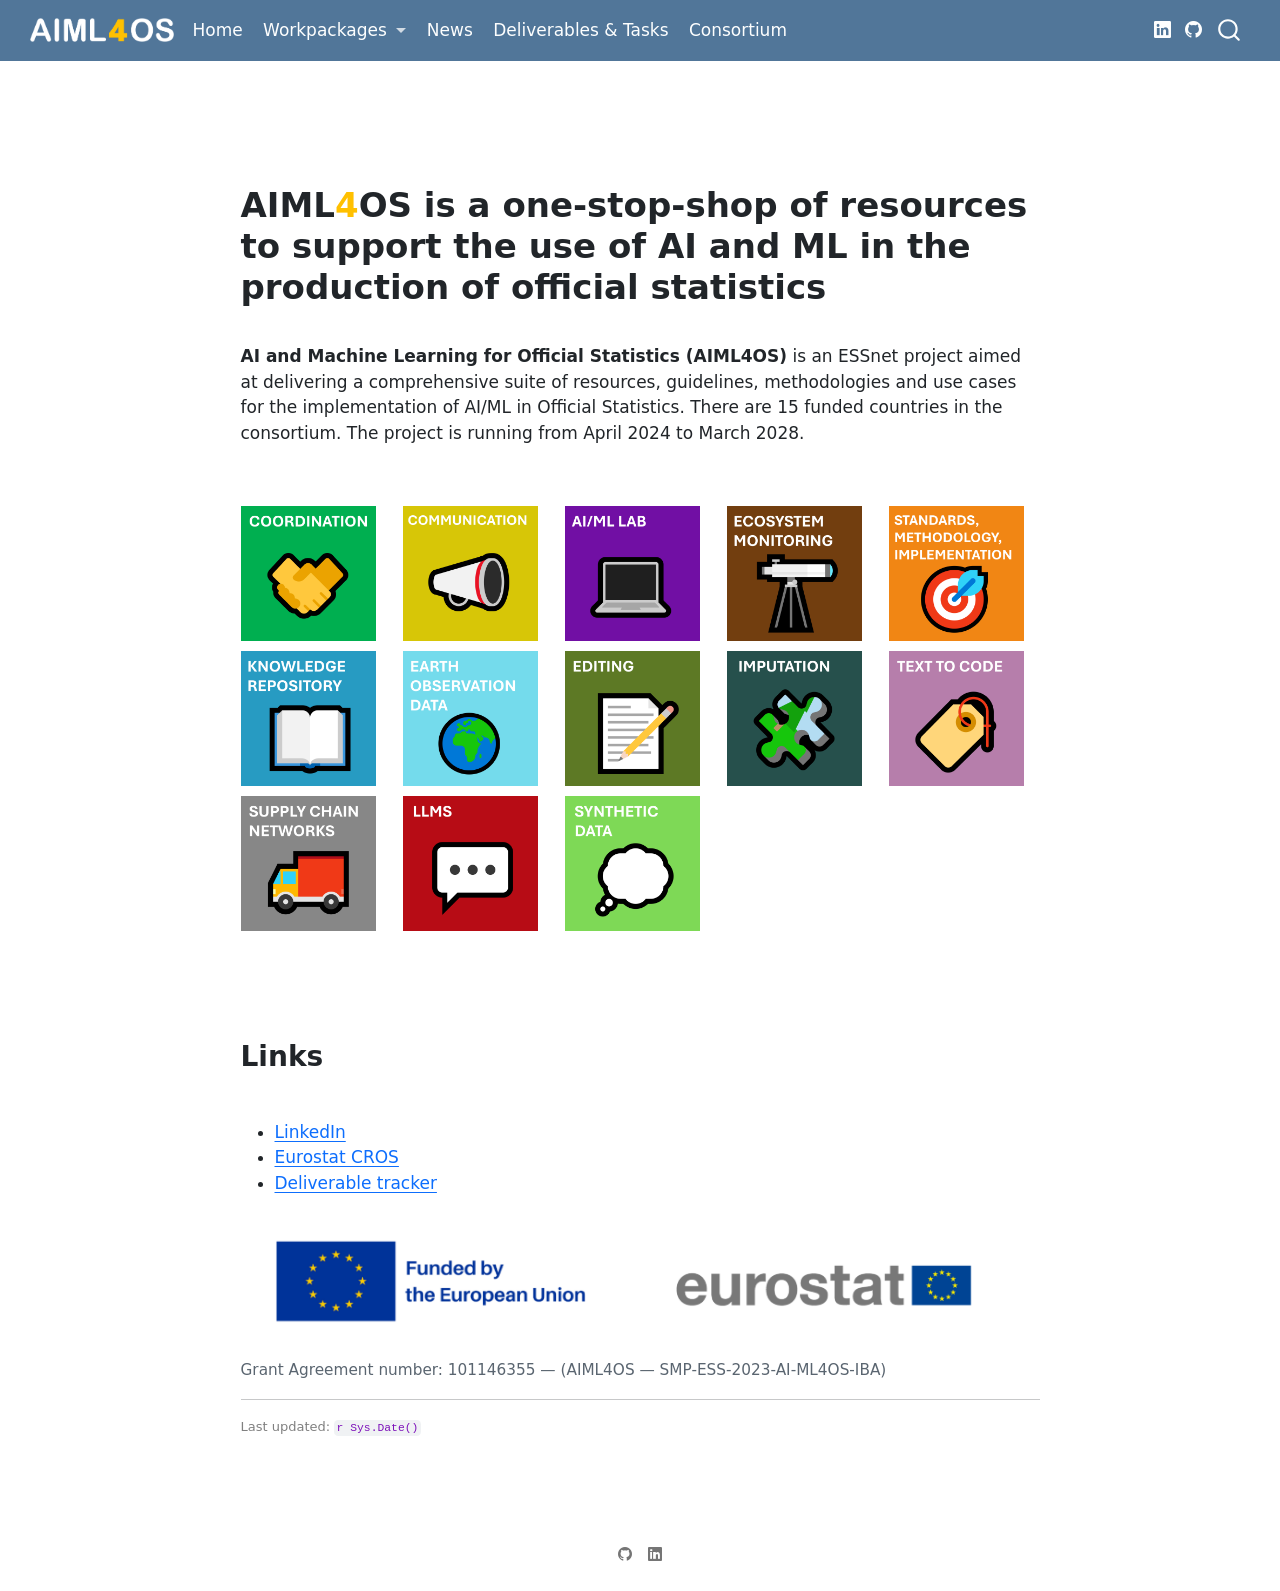
<file: docs/index.html>
<!DOCTYPE html>
<html xmlns="http://www.w3.org/1999/xhtml" lang="en" xml:lang="en"><head>

<meta charset="utf-8">
<meta name="generator" content="quarto-1.8.24">

<meta name="viewport" content="width=device-width, initial-scale=1.0, user-scalable=yes">


<title>AI/ML for Official Statistics – AIML4OS</title>
<style>
code{white-space: pre-wrap;}
span.smallcaps{font-variant: small-caps;}
div.columns{display: flex; gap: min(4vw, 1.5em);}
div.column{flex: auto; overflow-x: auto;}
div.hanging-indent{margin-left: 1.5em; text-indent: -1.5em;}
ul.task-list{list-style: none;}
ul.task-list li input[type="checkbox"] {
  width: 0.8em;
  margin: 0 0.8em 0.2em -1em; /* quarto-specific, see https://github.com/quarto-dev/quarto-cli/issues/4556 */ 
  vertical-align: middle;
}
</style>


<script src="site_libs/quarto-nav/quarto-nav.js"></script>
<script src="site_libs/quarto-nav/headroom.min.js"></script>
<script src="site_libs/clipboard/clipboard.min.js"></script>
<script src="site_libs/quarto-search/autocomplete.umd.js"></script>
<script src="site_libs/quarto-search/fuse.min.js"></script>
<script src="site_libs/quarto-search/quarto-search.js"></script>
<meta name="quarto:offset" content="./">
<script src="site_libs/quarto-html/quarto.js" type="module"></script>
<script src="site_libs/quarto-html/tabsets/tabsets.js" type="module"></script>
<script src="site_libs/quarto-html/axe/axe-check.js" type="module"></script>
<script src="site_libs/quarto-html/popper.min.js"></script>
<script src="site_libs/quarto-html/tippy.umd.min.js"></script>
<script src="site_libs/quarto-html/anchor.min.js"></script>
<link href="site_libs/quarto-html/tippy.css" rel="stylesheet">
<link href="site_libs/quarto-html/quarto-syntax-highlighting-dc55a5b9e770e841cd82e46aadbfb9b0.css" rel="stylesheet" id="quarto-text-highlighting-styles">
<script src="site_libs/bootstrap/bootstrap.min.js"></script>
<link href="site_libs/bootstrap/bootstrap-icons.css" rel="stylesheet">
<link href="site_libs/bootstrap/bootstrap-82bd6119df2bf4ab524fef438a105040.min.css" rel="stylesheet" append-hash="true" id="quarto-bootstrap" data-mode="light">
<script id="quarto-search-options" type="application/json">{
  "location": "navbar",
  "copy-button": false,
  "collapse-after": 3,
  "panel-placement": "end",
  "type": "overlay",
  "limit": 50,
  "keyboard-shortcut": [
    "f",
    "/",
    "s"
  ],
  "show-item-context": false,
  "language": {
    "search-no-results-text": "No results",
    "search-matching-documents-text": "matching documents",
    "search-copy-link-title": "Copy link to search",
    "search-hide-matches-text": "Hide additional matches",
    "search-more-match-text": "more match in this document",
    "search-more-matches-text": "more matches in this document",
    "search-clear-button-title": "Clear",
    "search-text-placeholder": "",
    "search-detached-cancel-button-title": "Cancel",
    "search-submit-button-title": "Submit",
    "search-label": "Search"
  }
}</script>


<link rel="stylesheet" href="styles.css">
</head>

<body class="nav-fixed fullcontent quarto-light">

<div id="quarto-search-results"></div>
  <header id="quarto-header" class="headroom fixed-top">
    <nav class="navbar navbar-expand-lg " data-bs-theme="dark">
      <div class="navbar-container container-fluid">
      <div class="navbar-brand-container mx-auto">
    <a href="./index.html" class="navbar-brand navbar-brand-logo">
    <img src="./images/aiml_logo.png" alt="" class="navbar-logo light-content">
    <img src="./images/aiml_logo.png" alt="" class="navbar-logo dark-content">
    </a>
  </div>
            <div id="quarto-search" class="" title="Search"></div>
          <button class="navbar-toggler" type="button" data-bs-toggle="collapse" data-bs-target="#navbarCollapse" aria-controls="navbarCollapse" role="menu" aria-expanded="false" aria-label="Toggle navigation" onclick="if (window.quartoToggleHeadroom) { window.quartoToggleHeadroom(); }">
  <span class="navbar-toggler-icon"></span>
</button>
          <div class="collapse navbar-collapse" id="navbarCollapse">
            <ul class="navbar-nav navbar-nav-scroll me-auto">
  <li class="nav-item">
    <a class="nav-link active" href="./index.html" aria-current="page"> 
<span class="menu-text">Home</span></a>
  </li>  
  <li class="nav-item dropdown ">
    <a class="nav-link dropdown-toggle" href="#" id="nav-menu-workpackages" role="link" data-bs-toggle="dropdown" aria-expanded="false">
 <span class="menu-text">Workpackages</span>
    </a>
    <ul class="dropdown-menu" aria-labelledby="nav-menu-workpackages">    
        <li>
    <a class="dropdown-item" href="./wp_landing_page.html">
 <span class="dropdown-text">Coordination</span></a>
  </li>  
        <li>
    <a class="dropdown-item" href="./wp_landing_page.html">
 <span class="dropdown-text">Communication</span></a>
  </li>  
        <li>
    <a class="dropdown-item" href="./wp_landing_page.html">
 <span class="dropdown-text">AI/ML Lab</span></a>
  </li>  
        <li>
    <a class="dropdown-item" href="./wp_landing_page.html">
 <span class="dropdown-text">Ecosystem Monitoring</span></a>
  </li>  
        <li>
    <a class="dropdown-item" href="./wp_landing_page.html">
 <span class="dropdown-text">Standards, Methodology, Implementation</span></a>
  </li>  
        <li>
    <a class="dropdown-item" href="./wp_landing_page.html">
 <span class="dropdown-text">Knowledge Repository</span></a>
  </li>  
        <li>
    <a class="dropdown-item" href="./wp_landing_page.html">
 <span class="dropdown-text">Earth Observation Data</span></a>
  </li>  
        <li>
    <a class="dropdown-item" href="./wp_landing_page.html">
 <span class="dropdown-text">Editing</span></a>
  </li>  
        <li>
    <a class="dropdown-item" href="./wp_landing_page.html">
 <span class="dropdown-text">Imputation</span></a>
  </li>  
        <li>
    <a class="dropdown-item" href="./wp_landing_page.html">
 <span class="dropdown-text">Text to Code</span></a>
  </li>  
        <li>
    <a class="dropdown-item" href="./wp_landing_page.html">
 <span class="dropdown-text">Supply Chain Networks</span></a>
  </li>  
        <li>
    <a class="dropdown-item" href="./wp_landing_page.html">
 <span class="dropdown-text">LLMs</span></a>
  </li>  
        <li>
    <a class="dropdown-item" href="./wp_landing_page.html">
 <span class="dropdown-text">Synthetic Data</span></a>
  </li>  
    </ul>
  </li>
  <li class="nav-item">
    <a class="nav-link" href="./news.html"> 
<span class="menu-text">News</span></a>
  </li>  
  <li class="nav-item">
    <a class="nav-link" href="./deliv_tasks.html"> 
<span class="menu-text">Deliverables &amp; Tasks</span></a>
  </li>  
  <li class="nav-item">
    <a class="nav-link" href="./consortium.html"> 
<span class="menu-text">Consortium</span></a>
  </li>  
</ul>
          </div> <!-- /navcollapse -->
            <div class="quarto-navbar-tools">
    <a href="https://www.linkedin.com/company/essnet-aiml4os" title="AIML4OS on LinkedIn" class="quarto-navigation-tool px-1" aria-label="AIML4OS on LinkedIn"><i class="bi bi-linkedin"></i></a>
    <a href="https://github.com/aiml4os" title="AIML4OS GitHub" class="quarto-navigation-tool px-1" aria-label="AIML4OS GitHub"><i class="bi bi-github"></i></a>
</div>
      </div> <!-- /container-fluid -->
    </nav>
</header>
<!-- content -->
<div id="quarto-content" class="quarto-container page-columns page-rows-contents page-layout-article page-navbar">
<!-- sidebar -->
<!-- margin-sidebar -->
    
<!-- main -->
<main class="content" id="quarto-document-content"><header id="title-block-header" class="quarto-title-block"></header>




<section id="aiml4os-is-a-one-stop-shop-of-resources-to-support-the-use-of-ai-and-ml-in-the-production-of-official-statistics" class="level1">
<h1><strong>AIML<span style="color: #FFC000">4</span>OS</strong> is a one-stop-shop of resources to support the use of AI and ML in the production of official statistics</h1>
<p><strong>AI and Machine Learning for Official Statistics (AIML4OS)</strong> is an ESSnet project aimed at delivering a comprehensive suite of resources, guidelines, methodologies and use cases for the implementation of AI/ML in Official Statistics. There are 15 funded countries in the consortium. The project is running from April 2024 to March 2028.</p>
<p><br></p>

<div class="icon-grid">
  <a href="./wp_landing_page.html"><img src="images/wp1.jpg"></a>
  <a href="./wp_landing_page.html"><img src="images/wp2.jpg"></a>
  <a href="./wp_landing_page.html"><img src="images/wp3.jpg"></a>
  <a href="./wp_landing_page.html"><img src="images/wp4.jpg"></a>
  <a href="./wp_landing_page.html"><img src="images/wp5.jpg"></a>
  <a href="./wp_landing_page.html"><img src="images/wp6.jpg"></a>
  <a href="./wp_landing_page.html"><img src="images/wp7.jpg"></a>
  <a href="./wp_landing_page.html"><img src="images/wp8.jpg"></a>
  <a href="./wp_landing_page.html"><img src="images/wp9.jpg"></a>
  <a href="./wp_landing_page.html"><img src="images/wp10.jpg"></a>
  <a href="./wp_landing_page.html"><img src="images/wp11.jpg"></a>
  <a href="./wp_landing_page.html"><img src="images/wp12.jpg"></a>
  <a href="./wp_landing_page.html"><img src="images/wp13.jpg"></a>
</div>

<p><br></p>
<section id="links" class="level2">
<h2 class="anchored" data-anchor-id="links">Links</h2>
<ul>
<li><a href="https://www.linkedin.com/company/essnet-aiml4os/">LinkedIn</a></li>
<li><a href="https://cros.ec.europa.eu/dashboard/aiml4os">Eurostat CROS</a></li>
<li><a href="https://aiml4os.shinyapps.io/project_tracker">Deliverable tracker</a></li>
</ul>
<div class="quarto-figure quarto-figure-center" style="max-width: 100%; height: auto;">
<figure class="figure">
<p><img src="images/eurostat_funding.png" class="img-fluid figure-img"></p>
<figcaption>Grant Agreement number: 101146355 — (AIML4OS — SMP-ESS-2023-AI-ML4OS-IBA)</figcaption>
</figure>
</div>
<hr>
<p style="color:grey; font-size: 13px;">
Last updated: <code>r Sys.Date()</code>
</p>


</section>
</section>

</main> <!-- /main -->
<script id="quarto-html-after-body" type="application/javascript">
  window.document.addEventListener("DOMContentLoaded", function (event) {
    const icon = "";
    const anchorJS = new window.AnchorJS();
    anchorJS.options = {
      placement: 'right',
      icon: icon
    };
    anchorJS.add('.anchored');
    const isCodeAnnotation = (el) => {
      for (const clz of el.classList) {
        if (clz.startsWith('code-annotation-')) {                     
          return true;
        }
      }
      return false;
    }
    const onCopySuccess = function(e) {
      // button target
      const button = e.trigger;
      // don't keep focus
      button.blur();
      // flash "checked"
      button.classList.add('code-copy-button-checked');
      var currentTitle = button.getAttribute("title");
      button.setAttribute("title", "Copied!");
      let tooltip;
      if (window.bootstrap) {
        button.setAttribute("data-bs-toggle", "tooltip");
        button.setAttribute("data-bs-placement", "left");
        button.setAttribute("data-bs-title", "Copied!");
        tooltip = new bootstrap.Tooltip(button, 
          { trigger: "manual", 
            customClass: "code-copy-button-tooltip",
            offset: [0, -8]});
        tooltip.show();    
      }
      setTimeout(function() {
        if (tooltip) {
          tooltip.hide();
          button.removeAttribute("data-bs-title");
          button.removeAttribute("data-bs-toggle");
          button.removeAttribute("data-bs-placement");
        }
        button.setAttribute("title", currentTitle);
        button.classList.remove('code-copy-button-checked');
      }, 1000);
      // clear code selection
      e.clearSelection();
    }
    const getTextToCopy = function(trigger) {
      const outerScaffold = trigger.parentElement.cloneNode(true);
      const codeEl = outerScaffold.querySelector('code');
      for (const childEl of codeEl.children) {
        if (isCodeAnnotation(childEl)) {
          childEl.remove();
        }
      }
      return codeEl.innerText;
    }
    const clipboard = new window.ClipboardJS('.code-copy-button:not([data-in-quarto-modal])', {
      text: getTextToCopy
    });
    clipboard.on('success', onCopySuccess);
    if (window.document.getElementById('quarto-embedded-source-code-modal')) {
      const clipboardModal = new window.ClipboardJS('.code-copy-button[data-in-quarto-modal]', {
        text: getTextToCopy,
        container: window.document.getElementById('quarto-embedded-source-code-modal')
      });
      clipboardModal.on('success', onCopySuccess);
    }
      var localhostRegex = new RegExp(/^(?:http|https):\/\/localhost\:?[0-9]*\//);
      var mailtoRegex = new RegExp(/^mailto:/);
        var filterRegex = new RegExp('/' + window.location.host + '/');
      var isInternal = (href) => {
          return filterRegex.test(href) || localhostRegex.test(href) || mailtoRegex.test(href);
      }
      // Inspect non-navigation links and adorn them if external
     var links = window.document.querySelectorAll('a[href]:not(.nav-link):not(.navbar-brand):not(.toc-action):not(.sidebar-link):not(.sidebar-item-toggle):not(.pagination-link):not(.no-external):not([aria-hidden]):not(.dropdown-item):not(.quarto-navigation-tool):not(.about-link)');
      for (var i=0; i<links.length; i++) {
        const link = links[i];
        if (!isInternal(link.href)) {
          // undo the damage that might have been done by quarto-nav.js in the case of
          // links that we want to consider external
          if (link.dataset.originalHref !== undefined) {
            link.href = link.dataset.originalHref;
          }
        }
      }
    function tippyHover(el, contentFn, onTriggerFn, onUntriggerFn) {
      const config = {
        allowHTML: true,
        maxWidth: 500,
        delay: 100,
        arrow: false,
        appendTo: function(el) {
            return el.parentElement;
        },
        interactive: true,
        interactiveBorder: 10,
        theme: 'quarto',
        placement: 'bottom-start',
      };
      if (contentFn) {
        config.content = contentFn;
      }
      if (onTriggerFn) {
        config.onTrigger = onTriggerFn;
      }
      if (onUntriggerFn) {
        config.onUntrigger = onUntriggerFn;
      }
      window.tippy(el, config); 
    }
    const noterefs = window.document.querySelectorAll('a[role="doc-noteref"]');
    for (var i=0; i<noterefs.length; i++) {
      const ref = noterefs[i];
      tippyHover(ref, function() {
        // use id or data attribute instead here
        let href = ref.getAttribute('data-footnote-href') || ref.getAttribute('href');
        try { href = new URL(href).hash; } catch {}
        const id = href.replace(/^#\/?/, "");
        const note = window.document.getElementById(id);
        if (note) {
          return note.innerHTML;
        } else {
          return "";
        }
      });
    }
    const xrefs = window.document.querySelectorAll('a.quarto-xref');
    const processXRef = (id, note) => {
      // Strip column container classes
      const stripColumnClz = (el) => {
        el.classList.remove("page-full", "page-columns");
        if (el.children) {
          for (const child of el.children) {
            stripColumnClz(child);
          }
        }
      }
      stripColumnClz(note)
      if (id === null || id.startsWith('sec-')) {
        // Special case sections, only their first couple elements
        const container = document.createElement("div");
        if (note.children && note.children.length > 2) {
          container.appendChild(note.children[0].cloneNode(true));
          for (let i = 1; i < note.children.length; i++) {
            const child = note.children[i];
            if (child.tagName === "P" && child.innerText === "") {
              continue;
            } else {
              container.appendChild(child.cloneNode(true));
              break;
            }
          }
          if (window.Quarto?.typesetMath) {
            window.Quarto.typesetMath(container);
          }
          return container.innerHTML
        } else {
          if (window.Quarto?.typesetMath) {
            window.Quarto.typesetMath(note);
          }
          return note.innerHTML;
        }
      } else {
        // Remove any anchor links if they are present
        const anchorLink = note.querySelector('a.anchorjs-link');
        if (anchorLink) {
          anchorLink.remove();
        }
        if (window.Quarto?.typesetMath) {
          window.Quarto.typesetMath(note);
        }
        if (note.classList.contains("callout")) {
          return note.outerHTML;
        } else {
          return note.innerHTML;
        }
      }
    }
    for (var i=0; i<xrefs.length; i++) {
      const xref = xrefs[i];
      tippyHover(xref, undefined, function(instance) {
        instance.disable();
        let url = xref.getAttribute('href');
        let hash = undefined; 
        if (url.startsWith('#')) {
          hash = url;
        } else {
          try { hash = new URL(url).hash; } catch {}
        }
        if (hash) {
          const id = hash.replace(/^#\/?/, "");
          const note = window.document.getElementById(id);
          if (note !== null) {
            try {
              const html = processXRef(id, note.cloneNode(true));
              instance.setContent(html);
            } finally {
              instance.enable();
              instance.show();
            }
          } else {
            // See if we can fetch this
            fetch(url.split('#')[0])
            .then(res => res.text())
            .then(html => {
              const parser = new DOMParser();
              const htmlDoc = parser.parseFromString(html, "text/html");
              const note = htmlDoc.getElementById(id);
              if (note !== null) {
                const html = processXRef(id, note);
                instance.setContent(html);
              } 
            }).finally(() => {
              instance.enable();
              instance.show();
            });
          }
        } else {
          // See if we can fetch a full url (with no hash to target)
          // This is a special case and we should probably do some content thinning / targeting
          fetch(url)
          .then(res => res.text())
          .then(html => {
            const parser = new DOMParser();
            const htmlDoc = parser.parseFromString(html, "text/html");
            const note = htmlDoc.querySelector('main.content');
            if (note !== null) {
              // This should only happen for chapter cross references
              // (since there is no id in the URL)
              // remove the first header
              if (note.children.length > 0 && note.children[0].tagName === "HEADER") {
                note.children[0].remove();
              }
              const html = processXRef(null, note);
              instance.setContent(html);
            } 
          }).finally(() => {
            instance.enable();
            instance.show();
          });
        }
      }, function(instance) {
      });
    }
        let selectedAnnoteEl;
        const selectorForAnnotation = ( cell, annotation) => {
          let cellAttr = 'data-code-cell="' + cell + '"';
          let lineAttr = 'data-code-annotation="' +  annotation + '"';
          const selector = 'span[' + cellAttr + '][' + lineAttr + ']';
          return selector;
        }
        const selectCodeLines = (annoteEl) => {
          const doc = window.document;
          const targetCell = annoteEl.getAttribute("data-target-cell");
          const targetAnnotation = annoteEl.getAttribute("data-target-annotation");
          const annoteSpan = window.document.querySelector(selectorForAnnotation(targetCell, targetAnnotation));
          const lines = annoteSpan.getAttribute("data-code-lines").split(",");
          const lineIds = lines.map((line) => {
            return targetCell + "-" + line;
          })
          let top = null;
          let height = null;
          let parent = null;
          if (lineIds.length > 0) {
              //compute the position of the single el (top and bottom and make a div)
              const el = window.document.getElementById(lineIds[0]);
              top = el.offsetTop;
              height = el.offsetHeight;
              parent = el.parentElement.parentElement;
            if (lineIds.length > 1) {
              const lastEl = window.document.getElementById(lineIds[lineIds.length - 1]);
              const bottom = lastEl.offsetTop + lastEl.offsetHeight;
              height = bottom - top;
            }
            if (top !== null && height !== null && parent !== null) {
              // cook up a div (if necessary) and position it 
              let div = window.document.getElementById("code-annotation-line-highlight");
              if (div === null) {
                div = window.document.createElement("div");
                div.setAttribute("id", "code-annotation-line-highlight");
                div.style.position = 'absolute';
                parent.appendChild(div);
              }
              div.style.top = top - 2 + "px";
              div.style.height = height + 4 + "px";
              div.style.left = 0;
              let gutterDiv = window.document.getElementById("code-annotation-line-highlight-gutter");
              if (gutterDiv === null) {
                gutterDiv = window.document.createElement("div");
                gutterDiv.setAttribute("id", "code-annotation-line-highlight-gutter");
                gutterDiv.style.position = 'absolute';
                const codeCell = window.document.getElementById(targetCell);
                const gutter = codeCell.querySelector('.code-annotation-gutter');
                gutter.appendChild(gutterDiv);
              }
              gutterDiv.style.top = top - 2 + "px";
              gutterDiv.style.height = height + 4 + "px";
            }
            selectedAnnoteEl = annoteEl;
          }
        };
        const unselectCodeLines = () => {
          const elementsIds = ["code-annotation-line-highlight", "code-annotation-line-highlight-gutter"];
          elementsIds.forEach((elId) => {
            const div = window.document.getElementById(elId);
            if (div) {
              div.remove();
            }
          });
          selectedAnnoteEl = undefined;
        };
          // Handle positioning of the toggle
      window.addEventListener(
        "resize",
        throttle(() => {
          elRect = undefined;
          if (selectedAnnoteEl) {
            selectCodeLines(selectedAnnoteEl);
          }
        }, 10)
      );
      function throttle(fn, ms) {
      let throttle = false;
      let timer;
        return (...args) => {
          if(!throttle) { // first call gets through
              fn.apply(this, args);
              throttle = true;
          } else { // all the others get throttled
              if(timer) clearTimeout(timer); // cancel #2
              timer = setTimeout(() => {
                fn.apply(this, args);
                timer = throttle = false;
              }, ms);
          }
        };
      }
        // Attach click handler to the DT
        const annoteDls = window.document.querySelectorAll('dt[data-target-cell]');
        for (const annoteDlNode of annoteDls) {
          annoteDlNode.addEventListener('click', (event) => {
            const clickedEl = event.target;
            if (clickedEl !== selectedAnnoteEl) {
              unselectCodeLines();
              const activeEl = window.document.querySelector('dt[data-target-cell].code-annotation-active');
              if (activeEl) {
                activeEl.classList.remove('code-annotation-active');
              }
              selectCodeLines(clickedEl);
              clickedEl.classList.add('code-annotation-active');
            } else {
              // Unselect the line
              unselectCodeLines();
              clickedEl.classList.remove('code-annotation-active');
            }
          });
        }
    const findCites = (el) => {
      const parentEl = el.parentElement;
      if (parentEl) {
        const cites = parentEl.dataset.cites;
        if (cites) {
          return {
            el,
            cites: cites.split(' ')
          };
        } else {
          return findCites(el.parentElement)
        }
      } else {
        return undefined;
      }
    };
    var bibliorefs = window.document.querySelectorAll('a[role="doc-biblioref"]');
    for (var i=0; i<bibliorefs.length; i++) {
      const ref = bibliorefs[i];
      const citeInfo = findCites(ref);
      if (citeInfo) {
        tippyHover(citeInfo.el, function() {
          var popup = window.document.createElement('div');
          citeInfo.cites.forEach(function(cite) {
            var citeDiv = window.document.createElement('div');
            citeDiv.classList.add('hanging-indent');
            citeDiv.classList.add('csl-entry');
            var biblioDiv = window.document.getElementById('ref-' + cite);
            if (biblioDiv) {
              citeDiv.innerHTML = biblioDiv.innerHTML;
            }
            popup.appendChild(citeDiv);
          });
          return popup.innerHTML;
        });
      }
    }
  });
  </script>
</div> <!-- /content -->
<footer class="footer">
  <div class="nav-footer">
    <div class="nav-footer-left">
      &nbsp;
    </div>   
    <div class="nav-footer-center">
      <ul class="footer-items list-unstyled">
    <li class="nav-item compact">
    <a class="nav-link" href="https://github.com/aiml4os">
      <i class="bi bi-github" role="img">
</i> 
    </a>
  </li>  
    <li class="nav-item compact">
    <a class="nav-link" href="https://www.linkedin.com/company/essnet-aiml4os">
      <i class="bi bi-linkedin" role="img">
</i> 
    </a>
  </li>  
</ul>
    </div>
    <div class="nav-footer-right">
      &nbsp;
    </div>
  </div>
</footer>




</body></html>
</file>
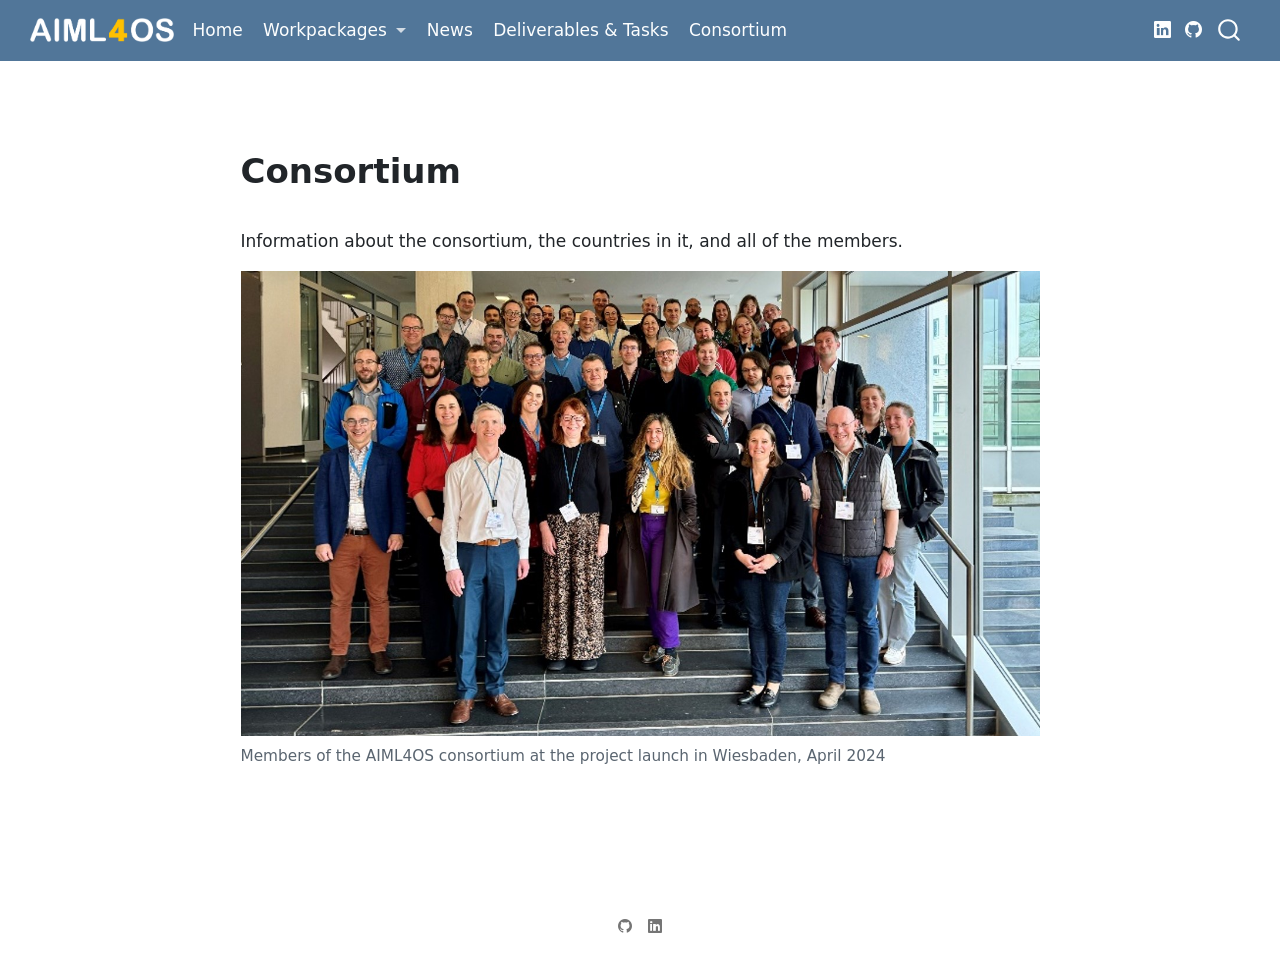
<file: docs/consortium.html>
<!DOCTYPE html>
<html xmlns="http://www.w3.org/1999/xhtml" lang="en" xml:lang="en"><head>

<meta charset="utf-8">
<meta name="generator" content="quarto-1.8.24">

<meta name="viewport" content="width=device-width, initial-scale=1.0, user-scalable=yes">


<title>Consortium – AIML4OS</title>
<style>
code{white-space: pre-wrap;}
span.smallcaps{font-variant: small-caps;}
div.columns{display: flex; gap: min(4vw, 1.5em);}
div.column{flex: auto; overflow-x: auto;}
div.hanging-indent{margin-left: 1.5em; text-indent: -1.5em;}
ul.task-list{list-style: none;}
ul.task-list li input[type="checkbox"] {
  width: 0.8em;
  margin: 0 0.8em 0.2em -1em; /* quarto-specific, see https://github.com/quarto-dev/quarto-cli/issues/4556 */ 
  vertical-align: middle;
}
</style>


<script src="site_libs/quarto-nav/quarto-nav.js"></script>
<script src="site_libs/quarto-nav/headroom.min.js"></script>
<script src="site_libs/clipboard/clipboard.min.js"></script>
<script src="site_libs/quarto-search/autocomplete.umd.js"></script>
<script src="site_libs/quarto-search/fuse.min.js"></script>
<script src="site_libs/quarto-search/quarto-search.js"></script>
<meta name="quarto:offset" content="./">
<script src="site_libs/quarto-html/quarto.js" type="module"></script>
<script src="site_libs/quarto-html/tabsets/tabsets.js" type="module"></script>
<script src="site_libs/quarto-html/axe/axe-check.js" type="module"></script>
<script src="site_libs/quarto-html/popper.min.js"></script>
<script src="site_libs/quarto-html/tippy.umd.min.js"></script>
<script src="site_libs/quarto-html/anchor.min.js"></script>
<link href="site_libs/quarto-html/tippy.css" rel="stylesheet">
<link href="site_libs/quarto-html/quarto-syntax-highlighting-dc55a5b9e770e841cd82e46aadbfb9b0.css" rel="stylesheet" id="quarto-text-highlighting-styles">
<script src="site_libs/bootstrap/bootstrap.min.js"></script>
<link href="site_libs/bootstrap/bootstrap-icons.css" rel="stylesheet">
<link href="site_libs/bootstrap/bootstrap-82bd6119df2bf4ab524fef438a105040.min.css" rel="stylesheet" append-hash="true" id="quarto-bootstrap" data-mode="light">
<script id="quarto-search-options" type="application/json">{
  "location": "navbar",
  "copy-button": false,
  "collapse-after": 3,
  "panel-placement": "end",
  "type": "overlay",
  "limit": 50,
  "keyboard-shortcut": [
    "f",
    "/",
    "s"
  ],
  "show-item-context": false,
  "language": {
    "search-no-results-text": "No results",
    "search-matching-documents-text": "matching documents",
    "search-copy-link-title": "Copy link to search",
    "search-hide-matches-text": "Hide additional matches",
    "search-more-match-text": "more match in this document",
    "search-more-matches-text": "more matches in this document",
    "search-clear-button-title": "Clear",
    "search-text-placeholder": "",
    "search-detached-cancel-button-title": "Cancel",
    "search-submit-button-title": "Submit",
    "search-label": "Search"
  }
}</script>


<link rel="stylesheet" href="styles.css">
</head>

<body class="nav-fixed fullcontent quarto-light">

<div id="quarto-search-results"></div>
  <header id="quarto-header" class="headroom fixed-top">
    <nav class="navbar navbar-expand-lg " data-bs-theme="dark">
      <div class="navbar-container container-fluid">
      <div class="navbar-brand-container mx-auto">
    <a href="./index.html" class="navbar-brand navbar-brand-logo">
    <img src="./images/aiml_logo.png" alt="" class="navbar-logo light-content">
    <img src="./images/aiml_logo.png" alt="" class="navbar-logo dark-content">
    </a>
  </div>
            <div id="quarto-search" class="" title="Search"></div>
          <button class="navbar-toggler" type="button" data-bs-toggle="collapse" data-bs-target="#navbarCollapse" aria-controls="navbarCollapse" role="menu" aria-expanded="false" aria-label="Toggle navigation" onclick="if (window.quartoToggleHeadroom) { window.quartoToggleHeadroom(); }">
  <span class="navbar-toggler-icon"></span>
</button>
          <div class="collapse navbar-collapse" id="navbarCollapse">
            <ul class="navbar-nav navbar-nav-scroll me-auto">
  <li class="nav-item">
    <a class="nav-link" href="./index.html"> 
<span class="menu-text">Home</span></a>
  </li>  
  <li class="nav-item dropdown ">
    <a class="nav-link dropdown-toggle" href="#" id="nav-menu-workpackages" role="link" data-bs-toggle="dropdown" aria-expanded="false">
 <span class="menu-text">Workpackages</span>
    </a>
    <ul class="dropdown-menu" aria-labelledby="nav-menu-workpackages">    
        <li>
    <a class="dropdown-item" href="./wp_landing_page.html">
 <span class="dropdown-text">Coordination</span></a>
  </li>  
        <li>
    <a class="dropdown-item" href="./wp_landing_page.html">
 <span class="dropdown-text">Communication</span></a>
  </li>  
        <li>
    <a class="dropdown-item" href="./wp_landing_page.html">
 <span class="dropdown-text">AI/ML Lab</span></a>
  </li>  
        <li>
    <a class="dropdown-item" href="./wp_landing_page.html">
 <span class="dropdown-text">Ecosystem Monitoring</span></a>
  </li>  
        <li>
    <a class="dropdown-item" href="./wp_landing_page.html">
 <span class="dropdown-text">Standards, Methodology, Implementation</span></a>
  </li>  
        <li>
    <a class="dropdown-item" href="./wp_landing_page.html">
 <span class="dropdown-text">Knowledge Repository</span></a>
  </li>  
        <li>
    <a class="dropdown-item" href="./wp_landing_page.html">
 <span class="dropdown-text">Earth Observation Data</span></a>
  </li>  
        <li>
    <a class="dropdown-item" href="./wp_landing_page.html">
 <span class="dropdown-text">Editing</span></a>
  </li>  
        <li>
    <a class="dropdown-item" href="./wp_landing_page.html">
 <span class="dropdown-text">Imputation</span></a>
  </li>  
        <li>
    <a class="dropdown-item" href="./wp_landing_page.html">
 <span class="dropdown-text">Text to Code</span></a>
  </li>  
        <li>
    <a class="dropdown-item" href="./wp_landing_page.html">
 <span class="dropdown-text">Supply Chain Networks</span></a>
  </li>  
        <li>
    <a class="dropdown-item" href="./wp_landing_page.html">
 <span class="dropdown-text">LLMs</span></a>
  </li>  
        <li>
    <a class="dropdown-item" href="./wp_landing_page.html">
 <span class="dropdown-text">Synthetic Data</span></a>
  </li>  
    </ul>
  </li>
  <li class="nav-item">
    <a class="nav-link" href="./news.html"> 
<span class="menu-text">News</span></a>
  </li>  
  <li class="nav-item">
    <a class="nav-link" href="./deliv_tasks.html"> 
<span class="menu-text">Deliverables &amp; Tasks</span></a>
  </li>  
  <li class="nav-item">
    <a class="nav-link active" href="./consortium.html" aria-current="page"> 
<span class="menu-text">Consortium</span></a>
  </li>  
</ul>
          </div> <!-- /navcollapse -->
            <div class="quarto-navbar-tools">
    <a href="https://www.linkedin.com/company/essnet-aiml4os" title="AIML4OS on LinkedIn" class="quarto-navigation-tool px-1" aria-label="AIML4OS on LinkedIn"><i class="bi bi-linkedin"></i></a>
    <a href="https://github.com/aiml4os" title="AIML4OS GitHub" class="quarto-navigation-tool px-1" aria-label="AIML4OS GitHub"><i class="bi bi-github"></i></a>
</div>
      </div> <!-- /container-fluid -->
    </nav>
</header>
<!-- content -->
<div id="quarto-content" class="quarto-container page-columns page-rows-contents page-layout-article page-navbar">
<!-- sidebar -->
<!-- margin-sidebar -->
    
<!-- main -->
<main class="content" id="quarto-document-content">

<header id="title-block-header" class="quarto-title-block default">
<div class="quarto-title">
<h1 class="title">Consortium</h1>
</div>



<div class="quarto-title-meta">

    
  
    
  </div>
  


</header>


<p>Information about the consortium, the countries in it, and all of the members.</p>
<div class="quarto-figure quarto-figure-center">
<figure class="figure">
<p><img src="images/launch_photo.jpg" class="img-fluid figure-img"></p>
<figcaption>Members of the AIML4OS consortium at the project launch in Wiesbaden, April 2024</figcaption>
</figure>
</div>
<p><br></p>



</main> <!-- /main -->
<script id="quarto-html-after-body" type="application/javascript">
  window.document.addEventListener("DOMContentLoaded", function (event) {
    const icon = "";
    const anchorJS = new window.AnchorJS();
    anchorJS.options = {
      placement: 'right',
      icon: icon
    };
    anchorJS.add('.anchored');
    const isCodeAnnotation = (el) => {
      for (const clz of el.classList) {
        if (clz.startsWith('code-annotation-')) {                     
          return true;
        }
      }
      return false;
    }
    const onCopySuccess = function(e) {
      // button target
      const button = e.trigger;
      // don't keep focus
      button.blur();
      // flash "checked"
      button.classList.add('code-copy-button-checked');
      var currentTitle = button.getAttribute("title");
      button.setAttribute("title", "Copied!");
      let tooltip;
      if (window.bootstrap) {
        button.setAttribute("data-bs-toggle", "tooltip");
        button.setAttribute("data-bs-placement", "left");
        button.setAttribute("data-bs-title", "Copied!");
        tooltip = new bootstrap.Tooltip(button, 
          { trigger: "manual", 
            customClass: "code-copy-button-tooltip",
            offset: [0, -8]});
        tooltip.show();    
      }
      setTimeout(function() {
        if (tooltip) {
          tooltip.hide();
          button.removeAttribute("data-bs-title");
          button.removeAttribute("data-bs-toggle");
          button.removeAttribute("data-bs-placement");
        }
        button.setAttribute("title", currentTitle);
        button.classList.remove('code-copy-button-checked');
      }, 1000);
      // clear code selection
      e.clearSelection();
    }
    const getTextToCopy = function(trigger) {
      const outerScaffold = trigger.parentElement.cloneNode(true);
      const codeEl = outerScaffold.querySelector('code');
      for (const childEl of codeEl.children) {
        if (isCodeAnnotation(childEl)) {
          childEl.remove();
        }
      }
      return codeEl.innerText;
    }
    const clipboard = new window.ClipboardJS('.code-copy-button:not([data-in-quarto-modal])', {
      text: getTextToCopy
    });
    clipboard.on('success', onCopySuccess);
    if (window.document.getElementById('quarto-embedded-source-code-modal')) {
      const clipboardModal = new window.ClipboardJS('.code-copy-button[data-in-quarto-modal]', {
        text: getTextToCopy,
        container: window.document.getElementById('quarto-embedded-source-code-modal')
      });
      clipboardModal.on('success', onCopySuccess);
    }
      var localhostRegex = new RegExp(/^(?:http|https):\/\/localhost\:?[0-9]*\//);
      var mailtoRegex = new RegExp(/^mailto:/);
        var filterRegex = new RegExp('/' + window.location.host + '/');
      var isInternal = (href) => {
          return filterRegex.test(href) || localhostRegex.test(href) || mailtoRegex.test(href);
      }
      // Inspect non-navigation links and adorn them if external
     var links = window.document.querySelectorAll('a[href]:not(.nav-link):not(.navbar-brand):not(.toc-action):not(.sidebar-link):not(.sidebar-item-toggle):not(.pagination-link):not(.no-external):not([aria-hidden]):not(.dropdown-item):not(.quarto-navigation-tool):not(.about-link)');
      for (var i=0; i<links.length; i++) {
        const link = links[i];
        if (!isInternal(link.href)) {
          // undo the damage that might have been done by quarto-nav.js in the case of
          // links that we want to consider external
          if (link.dataset.originalHref !== undefined) {
            link.href = link.dataset.originalHref;
          }
        }
      }
    function tippyHover(el, contentFn, onTriggerFn, onUntriggerFn) {
      const config = {
        allowHTML: true,
        maxWidth: 500,
        delay: 100,
        arrow: false,
        appendTo: function(el) {
            return el.parentElement;
        },
        interactive: true,
        interactiveBorder: 10,
        theme: 'quarto',
        placement: 'bottom-start',
      };
      if (contentFn) {
        config.content = contentFn;
      }
      if (onTriggerFn) {
        config.onTrigger = onTriggerFn;
      }
      if (onUntriggerFn) {
        config.onUntrigger = onUntriggerFn;
      }
      window.tippy(el, config); 
    }
    const noterefs = window.document.querySelectorAll('a[role="doc-noteref"]');
    for (var i=0; i<noterefs.length; i++) {
      const ref = noterefs[i];
      tippyHover(ref, function() {
        // use id or data attribute instead here
        let href = ref.getAttribute('data-footnote-href') || ref.getAttribute('href');
        try { href = new URL(href).hash; } catch {}
        const id = href.replace(/^#\/?/, "");
        const note = window.document.getElementById(id);
        if (note) {
          return note.innerHTML;
        } else {
          return "";
        }
      });
    }
    const xrefs = window.document.querySelectorAll('a.quarto-xref');
    const processXRef = (id, note) => {
      // Strip column container classes
      const stripColumnClz = (el) => {
        el.classList.remove("page-full", "page-columns");
        if (el.children) {
          for (const child of el.children) {
            stripColumnClz(child);
          }
        }
      }
      stripColumnClz(note)
      if (id === null || id.startsWith('sec-')) {
        // Special case sections, only their first couple elements
        const container = document.createElement("div");
        if (note.children && note.children.length > 2) {
          container.appendChild(note.children[0].cloneNode(true));
          for (let i = 1; i < note.children.length; i++) {
            const child = note.children[i];
            if (child.tagName === "P" && child.innerText === "") {
              continue;
            } else {
              container.appendChild(child.cloneNode(true));
              break;
            }
          }
          if (window.Quarto?.typesetMath) {
            window.Quarto.typesetMath(container);
          }
          return container.innerHTML
        } else {
          if (window.Quarto?.typesetMath) {
            window.Quarto.typesetMath(note);
          }
          return note.innerHTML;
        }
      } else {
        // Remove any anchor links if they are present
        const anchorLink = note.querySelector('a.anchorjs-link');
        if (anchorLink) {
          anchorLink.remove();
        }
        if (window.Quarto?.typesetMath) {
          window.Quarto.typesetMath(note);
        }
        if (note.classList.contains("callout")) {
          return note.outerHTML;
        } else {
          return note.innerHTML;
        }
      }
    }
    for (var i=0; i<xrefs.length; i++) {
      const xref = xrefs[i];
      tippyHover(xref, undefined, function(instance) {
        instance.disable();
        let url = xref.getAttribute('href');
        let hash = undefined; 
        if (url.startsWith('#')) {
          hash = url;
        } else {
          try { hash = new URL(url).hash; } catch {}
        }
        if (hash) {
          const id = hash.replace(/^#\/?/, "");
          const note = window.document.getElementById(id);
          if (note !== null) {
            try {
              const html = processXRef(id, note.cloneNode(true));
              instance.setContent(html);
            } finally {
              instance.enable();
              instance.show();
            }
          } else {
            // See if we can fetch this
            fetch(url.split('#')[0])
            .then(res => res.text())
            .then(html => {
              const parser = new DOMParser();
              const htmlDoc = parser.parseFromString(html, "text/html");
              const note = htmlDoc.getElementById(id);
              if (note !== null) {
                const html = processXRef(id, note);
                instance.setContent(html);
              } 
            }).finally(() => {
              instance.enable();
              instance.show();
            });
          }
        } else {
          // See if we can fetch a full url (with no hash to target)
          // This is a special case and we should probably do some content thinning / targeting
          fetch(url)
          .then(res => res.text())
          .then(html => {
            const parser = new DOMParser();
            const htmlDoc = parser.parseFromString(html, "text/html");
            const note = htmlDoc.querySelector('main.content');
            if (note !== null) {
              // This should only happen for chapter cross references
              // (since there is no id in the URL)
              // remove the first header
              if (note.children.length > 0 && note.children[0].tagName === "HEADER") {
                note.children[0].remove();
              }
              const html = processXRef(null, note);
              instance.setContent(html);
            } 
          }).finally(() => {
            instance.enable();
            instance.show();
          });
        }
      }, function(instance) {
      });
    }
        let selectedAnnoteEl;
        const selectorForAnnotation = ( cell, annotation) => {
          let cellAttr = 'data-code-cell="' + cell + '"';
          let lineAttr = 'data-code-annotation="' +  annotation + '"';
          const selector = 'span[' + cellAttr + '][' + lineAttr + ']';
          return selector;
        }
        const selectCodeLines = (annoteEl) => {
          const doc = window.document;
          const targetCell = annoteEl.getAttribute("data-target-cell");
          const targetAnnotation = annoteEl.getAttribute("data-target-annotation");
          const annoteSpan = window.document.querySelector(selectorForAnnotation(targetCell, targetAnnotation));
          const lines = annoteSpan.getAttribute("data-code-lines").split(",");
          const lineIds = lines.map((line) => {
            return targetCell + "-" + line;
          })
          let top = null;
          let height = null;
          let parent = null;
          if (lineIds.length > 0) {
              //compute the position of the single el (top and bottom and make a div)
              const el = window.document.getElementById(lineIds[0]);
              top = el.offsetTop;
              height = el.offsetHeight;
              parent = el.parentElement.parentElement;
            if (lineIds.length > 1) {
              const lastEl = window.document.getElementById(lineIds[lineIds.length - 1]);
              const bottom = lastEl.offsetTop + lastEl.offsetHeight;
              height = bottom - top;
            }
            if (top !== null && height !== null && parent !== null) {
              // cook up a div (if necessary) and position it 
              let div = window.document.getElementById("code-annotation-line-highlight");
              if (div === null) {
                div = window.document.createElement("div");
                div.setAttribute("id", "code-annotation-line-highlight");
                div.style.position = 'absolute';
                parent.appendChild(div);
              }
              div.style.top = top - 2 + "px";
              div.style.height = height + 4 + "px";
              div.style.left = 0;
              let gutterDiv = window.document.getElementById("code-annotation-line-highlight-gutter");
              if (gutterDiv === null) {
                gutterDiv = window.document.createElement("div");
                gutterDiv.setAttribute("id", "code-annotation-line-highlight-gutter");
                gutterDiv.style.position = 'absolute';
                const codeCell = window.document.getElementById(targetCell);
                const gutter = codeCell.querySelector('.code-annotation-gutter');
                gutter.appendChild(gutterDiv);
              }
              gutterDiv.style.top = top - 2 + "px";
              gutterDiv.style.height = height + 4 + "px";
            }
            selectedAnnoteEl = annoteEl;
          }
        };
        const unselectCodeLines = () => {
          const elementsIds = ["code-annotation-line-highlight", "code-annotation-line-highlight-gutter"];
          elementsIds.forEach((elId) => {
            const div = window.document.getElementById(elId);
            if (div) {
              div.remove();
            }
          });
          selectedAnnoteEl = undefined;
        };
          // Handle positioning of the toggle
      window.addEventListener(
        "resize",
        throttle(() => {
          elRect = undefined;
          if (selectedAnnoteEl) {
            selectCodeLines(selectedAnnoteEl);
          }
        }, 10)
      );
      function throttle(fn, ms) {
      let throttle = false;
      let timer;
        return (...args) => {
          if(!throttle) { // first call gets through
              fn.apply(this, args);
              throttle = true;
          } else { // all the others get throttled
              if(timer) clearTimeout(timer); // cancel #2
              timer = setTimeout(() => {
                fn.apply(this, args);
                timer = throttle = false;
              }, ms);
          }
        };
      }
        // Attach click handler to the DT
        const annoteDls = window.document.querySelectorAll('dt[data-target-cell]');
        for (const annoteDlNode of annoteDls) {
          annoteDlNode.addEventListener('click', (event) => {
            const clickedEl = event.target;
            if (clickedEl !== selectedAnnoteEl) {
              unselectCodeLines();
              const activeEl = window.document.querySelector('dt[data-target-cell].code-annotation-active');
              if (activeEl) {
                activeEl.classList.remove('code-annotation-active');
              }
              selectCodeLines(clickedEl);
              clickedEl.classList.add('code-annotation-active');
            } else {
              // Unselect the line
              unselectCodeLines();
              clickedEl.classList.remove('code-annotation-active');
            }
          });
        }
    const findCites = (el) => {
      const parentEl = el.parentElement;
      if (parentEl) {
        const cites = parentEl.dataset.cites;
        if (cites) {
          return {
            el,
            cites: cites.split(' ')
          };
        } else {
          return findCites(el.parentElement)
        }
      } else {
        return undefined;
      }
    };
    var bibliorefs = window.document.querySelectorAll('a[role="doc-biblioref"]');
    for (var i=0; i<bibliorefs.length; i++) {
      const ref = bibliorefs[i];
      const citeInfo = findCites(ref);
      if (citeInfo) {
        tippyHover(citeInfo.el, function() {
          var popup = window.document.createElement('div');
          citeInfo.cites.forEach(function(cite) {
            var citeDiv = window.document.createElement('div');
            citeDiv.classList.add('hanging-indent');
            citeDiv.classList.add('csl-entry');
            var biblioDiv = window.document.getElementById('ref-' + cite);
            if (biblioDiv) {
              citeDiv.innerHTML = biblioDiv.innerHTML;
            }
            popup.appendChild(citeDiv);
          });
          return popup.innerHTML;
        });
      }
    }
  });
  </script>
</div> <!-- /content -->
<footer class="footer">
  <div class="nav-footer">
    <div class="nav-footer-left">
      &nbsp;
    </div>   
    <div class="nav-footer-center">
      <ul class="footer-items list-unstyled">
    <li class="nav-item compact">
    <a class="nav-link" href="https://github.com/aiml4os">
      <i class="bi bi-github" role="img">
</i> 
    </a>
  </li>  
    <li class="nav-item compact">
    <a class="nav-link" href="https://www.linkedin.com/company/essnet-aiml4os">
      <i class="bi bi-linkedin" role="img">
</i> 
    </a>
  </li>  
</ul>
    </div>
    <div class="nav-footer-right">
      &nbsp;
    </div>
  </div>
</footer>




</body></html>
</file>
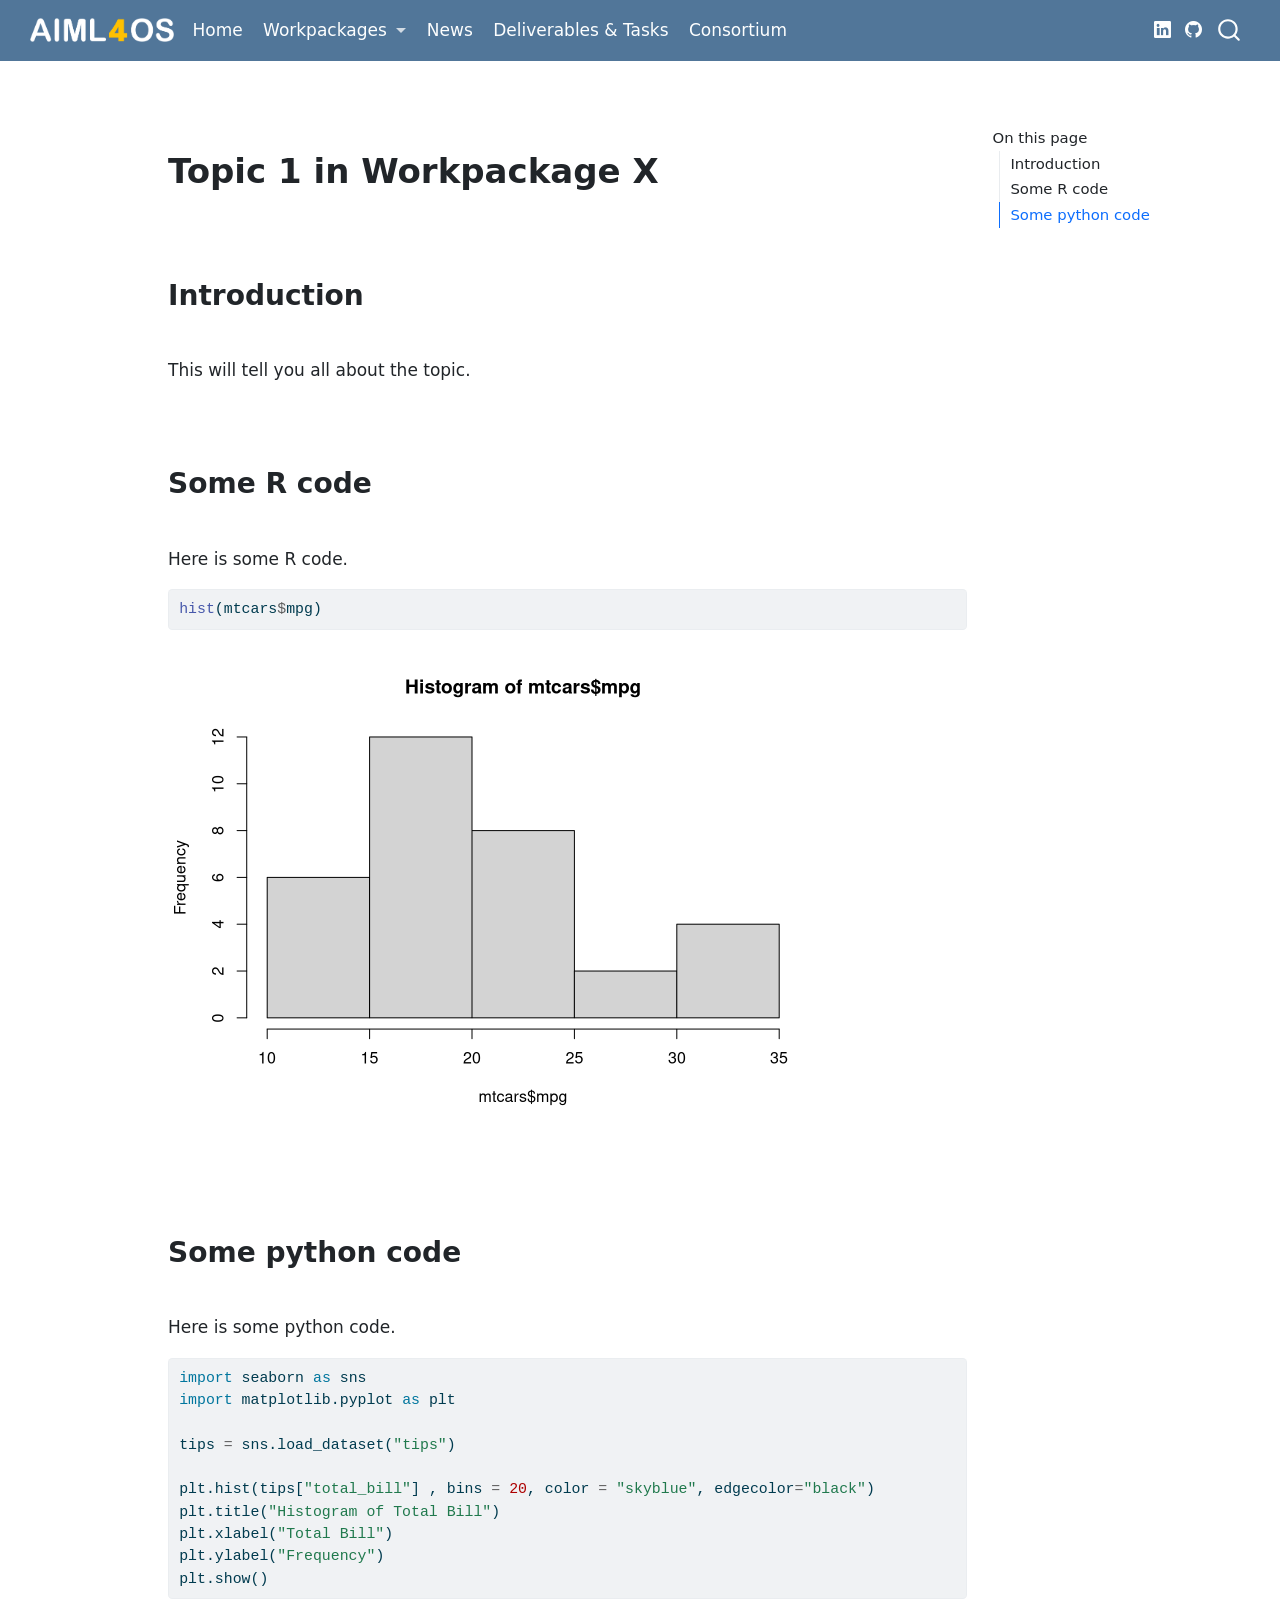
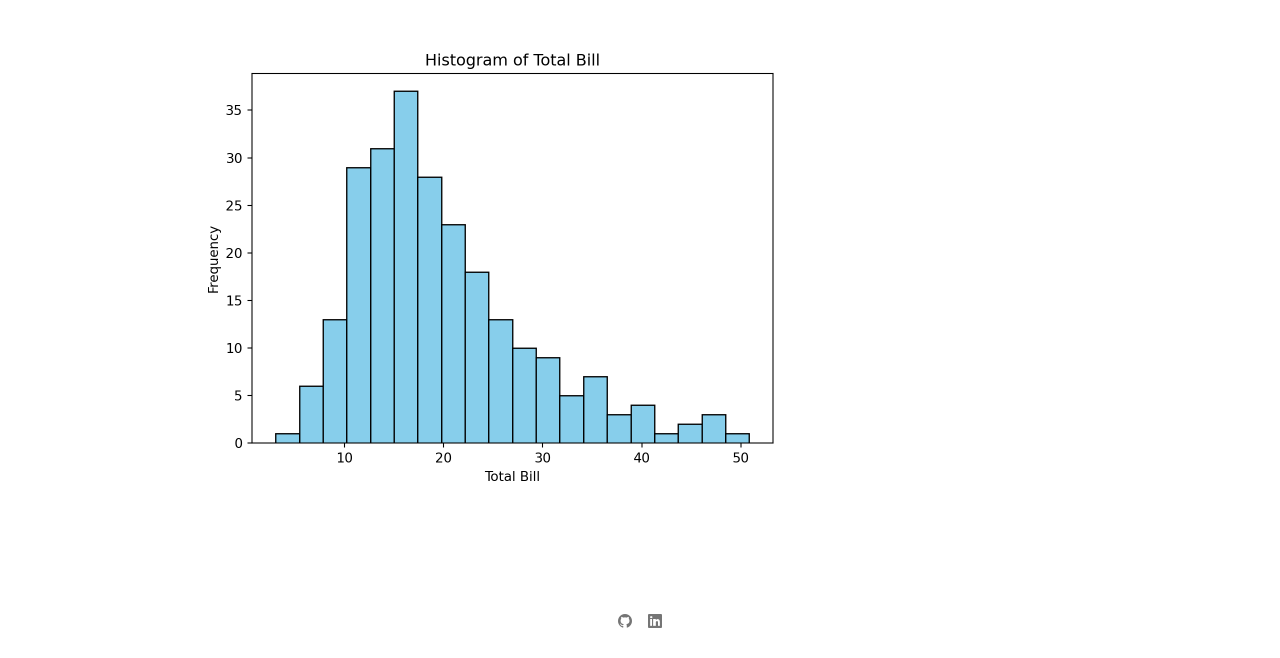
<file: docs/generic_topic_1.html>
<!DOCTYPE html>
<html xmlns="http://www.w3.org/1999/xhtml" lang="en" xml:lang="en"><head>

<meta charset="utf-8">
<meta name="generator" content="quarto-1.8.24">

<meta name="viewport" content="width=device-width, initial-scale=1.0, user-scalable=yes">


<title>Topic 1 in Workpackage X – AIML4OS</title>
<style>
code{white-space: pre-wrap;}
span.smallcaps{font-variant: small-caps;}
div.columns{display: flex; gap: min(4vw, 1.5em);}
div.column{flex: auto; overflow-x: auto;}
div.hanging-indent{margin-left: 1.5em; text-indent: -1.5em;}
ul.task-list{list-style: none;}
ul.task-list li input[type="checkbox"] {
  width: 0.8em;
  margin: 0 0.8em 0.2em -1em; /* quarto-specific, see https://github.com/quarto-dev/quarto-cli/issues/4556 */ 
  vertical-align: middle;
}
/* CSS for syntax highlighting */
html { -webkit-text-size-adjust: 100%; }
pre > code.sourceCode { white-space: pre; position: relative; }
pre > code.sourceCode > span { display: inline-block; line-height: 1.25; }
pre > code.sourceCode > span:empty { height: 1.2em; }
.sourceCode { overflow: visible; }
code.sourceCode > span { color: inherit; text-decoration: inherit; }
div.sourceCode { margin: 1em 0; }
pre.sourceCode { margin: 0; }
@media screen {
div.sourceCode { overflow: auto; }
}
@media print {
pre > code.sourceCode { white-space: pre-wrap; }
pre > code.sourceCode > span { text-indent: -5em; padding-left: 5em; }
}
pre.numberSource code
  { counter-reset: source-line 0; }
pre.numberSource code > span
  { position: relative; left: -4em; counter-increment: source-line; }
pre.numberSource code > span > a:first-child::before
  { content: counter(source-line);
    position: relative; left: -1em; text-align: right; vertical-align: baseline;
    border: none; display: inline-block;
    -webkit-touch-callout: none; -webkit-user-select: none;
    -khtml-user-select: none; -moz-user-select: none;
    -ms-user-select: none; user-select: none;
    padding: 0 4px; width: 4em;
  }
pre.numberSource { margin-left: 3em;  padding-left: 4px; }
div.sourceCode
  {   }
@media screen {
pre > code.sourceCode > span > a:first-child::before { text-decoration: underline; }
}
</style>


<script src="site_libs/quarto-nav/quarto-nav.js"></script>
<script src="site_libs/quarto-nav/headroom.min.js"></script>
<script src="site_libs/clipboard/clipboard.min.js"></script>
<script src="site_libs/quarto-search/autocomplete.umd.js"></script>
<script src="site_libs/quarto-search/fuse.min.js"></script>
<script src="site_libs/quarto-search/quarto-search.js"></script>
<meta name="quarto:offset" content="./">
<script src="site_libs/quarto-html/quarto.js" type="module"></script>
<script src="site_libs/quarto-html/tabsets/tabsets.js" type="module"></script>
<script src="site_libs/quarto-html/axe/axe-check.js" type="module"></script>
<script src="site_libs/quarto-html/popper.min.js"></script>
<script src="site_libs/quarto-html/tippy.umd.min.js"></script>
<script src="site_libs/quarto-html/anchor.min.js"></script>
<link href="site_libs/quarto-html/tippy.css" rel="stylesheet">
<link href="site_libs/quarto-html/quarto-syntax-highlighting-dc55a5b9e770e841cd82e46aadbfb9b0.css" rel="stylesheet" id="quarto-text-highlighting-styles">
<script src="site_libs/bootstrap/bootstrap.min.js"></script>
<link href="site_libs/bootstrap/bootstrap-icons.css" rel="stylesheet">
<link href="site_libs/bootstrap/bootstrap-82bd6119df2bf4ab524fef438a105040.min.css" rel="stylesheet" append-hash="true" id="quarto-bootstrap" data-mode="light">
<script id="quarto-search-options" type="application/json">{
  "location": "navbar",
  "copy-button": false,
  "collapse-after": 3,
  "panel-placement": "end",
  "type": "overlay",
  "limit": 50,
  "keyboard-shortcut": [
    "f",
    "/",
    "s"
  ],
  "show-item-context": false,
  "language": {
    "search-no-results-text": "No results",
    "search-matching-documents-text": "matching documents",
    "search-copy-link-title": "Copy link to search",
    "search-hide-matches-text": "Hide additional matches",
    "search-more-match-text": "more match in this document",
    "search-more-matches-text": "more matches in this document",
    "search-clear-button-title": "Clear",
    "search-text-placeholder": "",
    "search-detached-cancel-button-title": "Cancel",
    "search-submit-button-title": "Submit",
    "search-label": "Search"
  }
}</script>


<link rel="stylesheet" href="styles.css">
</head>

<body class="nav-fixed quarto-light">

<div id="quarto-search-results"></div>
  <header id="quarto-header" class="headroom fixed-top">
    <nav class="navbar navbar-expand-lg " data-bs-theme="dark">
      <div class="navbar-container container-fluid">
      <div class="navbar-brand-container mx-auto">
    <a href="./index.html" class="navbar-brand navbar-brand-logo">
    <img src="./images/aiml_logo.png" alt="" class="navbar-logo light-content">
    <img src="./images/aiml_logo.png" alt="" class="navbar-logo dark-content">
    </a>
  </div>
            <div id="quarto-search" class="" title="Search"></div>
          <button class="navbar-toggler" type="button" data-bs-toggle="collapse" data-bs-target="#navbarCollapse" aria-controls="navbarCollapse" role="menu" aria-expanded="false" aria-label="Toggle navigation" onclick="if (window.quartoToggleHeadroom) { window.quartoToggleHeadroom(); }">
  <span class="navbar-toggler-icon"></span>
</button>
          <div class="collapse navbar-collapse" id="navbarCollapse">
            <ul class="navbar-nav navbar-nav-scroll me-auto">
  <li class="nav-item">
    <a class="nav-link" href="./index.html"> 
<span class="menu-text">Home</span></a>
  </li>  
  <li class="nav-item dropdown ">
    <a class="nav-link dropdown-toggle" href="#" id="nav-menu-workpackages" role="link" data-bs-toggle="dropdown" aria-expanded="false">
 <span class="menu-text">Workpackages</span>
    </a>
    <ul class="dropdown-menu" aria-labelledby="nav-menu-workpackages">    
        <li>
    <a class="dropdown-item" href="./wp_landing_page.html">
 <span class="dropdown-text">Coordination</span></a>
  </li>  
        <li>
    <a class="dropdown-item" href="./wp_landing_page.html">
 <span class="dropdown-text">Communication</span></a>
  </li>  
        <li>
    <a class="dropdown-item" href="./wp_landing_page.html">
 <span class="dropdown-text">AI/ML Lab</span></a>
  </li>  
        <li>
    <a class="dropdown-item" href="./wp_landing_page.html">
 <span class="dropdown-text">Ecosystem Monitoring</span></a>
  </li>  
        <li>
    <a class="dropdown-item" href="./wp_landing_page.html">
 <span class="dropdown-text">Standards, Methodology, Implementation</span></a>
  </li>  
        <li>
    <a class="dropdown-item" href="./wp_landing_page.html">
 <span class="dropdown-text">Knowledge Repository</span></a>
  </li>  
        <li>
    <a class="dropdown-item" href="./wp_landing_page.html">
 <span class="dropdown-text">Earth Observation Data</span></a>
  </li>  
        <li>
    <a class="dropdown-item" href="./wp_landing_page.html">
 <span class="dropdown-text">Editing</span></a>
  </li>  
        <li>
    <a class="dropdown-item" href="./wp_landing_page.html">
 <span class="dropdown-text">Imputation</span></a>
  </li>  
        <li>
    <a class="dropdown-item" href="./wp_landing_page.html">
 <span class="dropdown-text">Text to Code</span></a>
  </li>  
        <li>
    <a class="dropdown-item" href="./wp_landing_page.html">
 <span class="dropdown-text">Supply Chain Networks</span></a>
  </li>  
        <li>
    <a class="dropdown-item" href="./wp_landing_page.html">
 <span class="dropdown-text">LLMs</span></a>
  </li>  
        <li>
    <a class="dropdown-item" href="./wp_landing_page.html">
 <span class="dropdown-text">Synthetic Data</span></a>
  </li>  
    </ul>
  </li>
  <li class="nav-item">
    <a class="nav-link" href="./news.html"> 
<span class="menu-text">News</span></a>
  </li>  
  <li class="nav-item">
    <a class="nav-link" href="./deliv_tasks.html"> 
<span class="menu-text">Deliverables &amp; Tasks</span></a>
  </li>  
  <li class="nav-item">
    <a class="nav-link" href="./consortium.html"> 
<span class="menu-text">Consortium</span></a>
  </li>  
</ul>
          </div> <!-- /navcollapse -->
            <div class="quarto-navbar-tools">
    <a href="https://www.linkedin.com/company/essnet-aiml4os" title="AIML4OS on LinkedIn" class="quarto-navigation-tool px-1" aria-label="AIML4OS on LinkedIn"><i class="bi bi-linkedin"></i></a>
    <a href="https://github.com/aiml4os" title="AIML4OS GitHub" class="quarto-navigation-tool px-1" aria-label="AIML4OS GitHub"><i class="bi bi-github"></i></a>
</div>
      </div> <!-- /container-fluid -->
    </nav>
</header>
<!-- content -->
<div id="quarto-content" class="quarto-container page-columns page-rows-contents page-layout-article page-navbar">
<!-- sidebar -->
<!-- margin-sidebar -->
    <div id="quarto-margin-sidebar" class="sidebar margin-sidebar">
        <nav id="TOC" role="doc-toc" class="toc-active">
    <h2 id="toc-title">On this page</h2>
   
  <ul>
  <li><a href="#introduction" id="toc-introduction" class="nav-link active" data-scroll-target="#introduction">Introduction</a></li>
  <li><a href="#some-r-code" id="toc-some-r-code" class="nav-link" data-scroll-target="#some-r-code">Some R code</a></li>
  <li><a href="#some-python-code" id="toc-some-python-code" class="nav-link" data-scroll-target="#some-python-code">Some python code</a></li>
  </ul>
</nav>
    </div>
<!-- main -->
<main class="content" id="quarto-document-content">

<header id="title-block-header" class="quarto-title-block default">
<div class="quarto-title">
<h1 class="title">Topic 1 in Workpackage X</h1>
</div>



<div class="quarto-title-meta">

    
  
    
  </div>
  


</header>


<section id="introduction" class="level2">
<h2 class="anchored" data-anchor-id="introduction">Introduction</h2>
<p>This will tell you all about the topic.</p>
</section>
<section id="some-r-code" class="level2">
<h2 class="anchored" data-anchor-id="some-r-code">Some R code</h2>
<p>Here is some R code.</p>
<div class="cell">
<div class="code-copy-outer-scaffold"><div class="sourceCode cell-code" id="cb1"><pre class="sourceCode r code-with-copy"><code class="sourceCode r"><span id="cb1-1"><a href="#cb1-1" aria-hidden="true" tabindex="-1"></a><span class="fu">hist</span>(mtcars<span class="sc">$</span>mpg)</span></code></pre></div><button title="Copy to Clipboard" class="code-copy-button"><i class="bi"></i></button></div>
<div class="cell-output-display">
<div>
<figure class="figure">
<p><img src="generic_topic_1_files/figure-html/unnamed-chunk-1-1.png" class="img-fluid figure-img" width="672"></p>
</figure>
</div>
</div>
</div>
</section>
<section id="some-python-code" class="level2">
<h2 class="anchored" data-anchor-id="some-python-code">Some python code</h2>
<p>Here is some python code.</p>
<div class="cell">
<div class="code-copy-outer-scaffold"><div class="sourceCode cell-code" id="cb2"><pre class="sourceCode python code-with-copy"><code class="sourceCode python"><span id="cb2-1"><a href="#cb2-1" aria-hidden="true" tabindex="-1"></a><span class="im">import</span> seaborn <span class="im">as</span> sns</span>
<span id="cb2-2"><a href="#cb2-2" aria-hidden="true" tabindex="-1"></a><span class="im">import</span> matplotlib.pyplot <span class="im">as</span> plt</span>
<span id="cb2-3"><a href="#cb2-3" aria-hidden="true" tabindex="-1"></a></span>
<span id="cb2-4"><a href="#cb2-4" aria-hidden="true" tabindex="-1"></a>tips <span class="op">=</span> sns.load_dataset(<span class="st">"tips"</span>)</span>
<span id="cb2-5"><a href="#cb2-5" aria-hidden="true" tabindex="-1"></a></span>
<span id="cb2-6"><a href="#cb2-6" aria-hidden="true" tabindex="-1"></a>plt.hist(tips[<span class="st">"total_bill"</span>] , bins <span class="op">=</span> <span class="dv">20</span>, color <span class="op">=</span> <span class="st">"skyblue"</span>, edgecolor<span class="op">=</span><span class="st">"black"</span>)</span>
<span id="cb2-7"><a href="#cb2-7" aria-hidden="true" tabindex="-1"></a>plt.title(<span class="st">"Histogram of Total Bill"</span>)</span>
<span id="cb2-8"><a href="#cb2-8" aria-hidden="true" tabindex="-1"></a>plt.xlabel(<span class="st">"Total Bill"</span>)</span>
<span id="cb2-9"><a href="#cb2-9" aria-hidden="true" tabindex="-1"></a>plt.ylabel(<span class="st">"Frequency"</span>)</span>
<span id="cb2-10"><a href="#cb2-10" aria-hidden="true" tabindex="-1"></a>plt.show()</span></code></pre></div><button title="Copy to Clipboard" class="code-copy-button"><i class="bi"></i></button></div>
<div class="cell-output-display">
<div>
<figure class="figure">
<p><img src="generic_topic_1_files/figure-html/unnamed-chunk-2-1.png" class="img-fluid figure-img" width="672"></p>
</figure>
</div>
</div>
</div>


</section>

</main> <!-- /main -->
<script id="quarto-html-after-body" type="application/javascript">
  window.document.addEventListener("DOMContentLoaded", function (event) {
    const icon = "";
    const anchorJS = new window.AnchorJS();
    anchorJS.options = {
      placement: 'right',
      icon: icon
    };
    anchorJS.add('.anchored');
    const isCodeAnnotation = (el) => {
      for (const clz of el.classList) {
        if (clz.startsWith('code-annotation-')) {                     
          return true;
        }
      }
      return false;
    }
    const onCopySuccess = function(e) {
      // button target
      const button = e.trigger;
      // don't keep focus
      button.blur();
      // flash "checked"
      button.classList.add('code-copy-button-checked');
      var currentTitle = button.getAttribute("title");
      button.setAttribute("title", "Copied!");
      let tooltip;
      if (window.bootstrap) {
        button.setAttribute("data-bs-toggle", "tooltip");
        button.setAttribute("data-bs-placement", "left");
        button.setAttribute("data-bs-title", "Copied!");
        tooltip = new bootstrap.Tooltip(button, 
          { trigger: "manual", 
            customClass: "code-copy-button-tooltip",
            offset: [0, -8]});
        tooltip.show();    
      }
      setTimeout(function() {
        if (tooltip) {
          tooltip.hide();
          button.removeAttribute("data-bs-title");
          button.removeAttribute("data-bs-toggle");
          button.removeAttribute("data-bs-placement");
        }
        button.setAttribute("title", currentTitle);
        button.classList.remove('code-copy-button-checked');
      }, 1000);
      // clear code selection
      e.clearSelection();
    }
    const getTextToCopy = function(trigger) {
      const outerScaffold = trigger.parentElement.cloneNode(true);
      const codeEl = outerScaffold.querySelector('code');
      for (const childEl of codeEl.children) {
        if (isCodeAnnotation(childEl)) {
          childEl.remove();
        }
      }
      return codeEl.innerText;
    }
    const clipboard = new window.ClipboardJS('.code-copy-button:not([data-in-quarto-modal])', {
      text: getTextToCopy
    });
    clipboard.on('success', onCopySuccess);
    if (window.document.getElementById('quarto-embedded-source-code-modal')) {
      const clipboardModal = new window.ClipboardJS('.code-copy-button[data-in-quarto-modal]', {
        text: getTextToCopy,
        container: window.document.getElementById('quarto-embedded-source-code-modal')
      });
      clipboardModal.on('success', onCopySuccess);
    }
      var localhostRegex = new RegExp(/^(?:http|https):\/\/localhost\:?[0-9]*\//);
      var mailtoRegex = new RegExp(/^mailto:/);
        var filterRegex = new RegExp('/' + window.location.host + '/');
      var isInternal = (href) => {
          return filterRegex.test(href) || localhostRegex.test(href) || mailtoRegex.test(href);
      }
      // Inspect non-navigation links and adorn them if external
     var links = window.document.querySelectorAll('a[href]:not(.nav-link):not(.navbar-brand):not(.toc-action):not(.sidebar-link):not(.sidebar-item-toggle):not(.pagination-link):not(.no-external):not([aria-hidden]):not(.dropdown-item):not(.quarto-navigation-tool):not(.about-link)');
      for (var i=0; i<links.length; i++) {
        const link = links[i];
        if (!isInternal(link.href)) {
          // undo the damage that might have been done by quarto-nav.js in the case of
          // links that we want to consider external
          if (link.dataset.originalHref !== undefined) {
            link.href = link.dataset.originalHref;
          }
        }
      }
    function tippyHover(el, contentFn, onTriggerFn, onUntriggerFn) {
      const config = {
        allowHTML: true,
        maxWidth: 500,
        delay: 100,
        arrow: false,
        appendTo: function(el) {
            return el.parentElement;
        },
        interactive: true,
        interactiveBorder: 10,
        theme: 'quarto',
        placement: 'bottom-start',
      };
      if (contentFn) {
        config.content = contentFn;
      }
      if (onTriggerFn) {
        config.onTrigger = onTriggerFn;
      }
      if (onUntriggerFn) {
        config.onUntrigger = onUntriggerFn;
      }
      window.tippy(el, config); 
    }
    const noterefs = window.document.querySelectorAll('a[role="doc-noteref"]');
    for (var i=0; i<noterefs.length; i++) {
      const ref = noterefs[i];
      tippyHover(ref, function() {
        // use id or data attribute instead here
        let href = ref.getAttribute('data-footnote-href') || ref.getAttribute('href');
        try { href = new URL(href).hash; } catch {}
        const id = href.replace(/^#\/?/, "");
        const note = window.document.getElementById(id);
        if (note) {
          return note.innerHTML;
        } else {
          return "";
        }
      });
    }
    const xrefs = window.document.querySelectorAll('a.quarto-xref');
    const processXRef = (id, note) => {
      // Strip column container classes
      const stripColumnClz = (el) => {
        el.classList.remove("page-full", "page-columns");
        if (el.children) {
          for (const child of el.children) {
            stripColumnClz(child);
          }
        }
      }
      stripColumnClz(note)
      if (id === null || id.startsWith('sec-')) {
        // Special case sections, only their first couple elements
        const container = document.createElement("div");
        if (note.children && note.children.length > 2) {
          container.appendChild(note.children[0].cloneNode(true));
          for (let i = 1; i < note.children.length; i++) {
            const child = note.children[i];
            if (child.tagName === "P" && child.innerText === "") {
              continue;
            } else {
              container.appendChild(child.cloneNode(true));
              break;
            }
          }
          if (window.Quarto?.typesetMath) {
            window.Quarto.typesetMath(container);
          }
          return container.innerHTML
        } else {
          if (window.Quarto?.typesetMath) {
            window.Quarto.typesetMath(note);
          }
          return note.innerHTML;
        }
      } else {
        // Remove any anchor links if they are present
        const anchorLink = note.querySelector('a.anchorjs-link');
        if (anchorLink) {
          anchorLink.remove();
        }
        if (window.Quarto?.typesetMath) {
          window.Quarto.typesetMath(note);
        }
        if (note.classList.contains("callout")) {
          return note.outerHTML;
        } else {
          return note.innerHTML;
        }
      }
    }
    for (var i=0; i<xrefs.length; i++) {
      const xref = xrefs[i];
      tippyHover(xref, undefined, function(instance) {
        instance.disable();
        let url = xref.getAttribute('href');
        let hash = undefined; 
        if (url.startsWith('#')) {
          hash = url;
        } else {
          try { hash = new URL(url).hash; } catch {}
        }
        if (hash) {
          const id = hash.replace(/^#\/?/, "");
          const note = window.document.getElementById(id);
          if (note !== null) {
            try {
              const html = processXRef(id, note.cloneNode(true));
              instance.setContent(html);
            } finally {
              instance.enable();
              instance.show();
            }
          } else {
            // See if we can fetch this
            fetch(url.split('#')[0])
            .then(res => res.text())
            .then(html => {
              const parser = new DOMParser();
              const htmlDoc = parser.parseFromString(html, "text/html");
              const note = htmlDoc.getElementById(id);
              if (note !== null) {
                const html = processXRef(id, note);
                instance.setContent(html);
              } 
            }).finally(() => {
              instance.enable();
              instance.show();
            });
          }
        } else {
          // See if we can fetch a full url (with no hash to target)
          // This is a special case and we should probably do some content thinning / targeting
          fetch(url)
          .then(res => res.text())
          .then(html => {
            const parser = new DOMParser();
            const htmlDoc = parser.parseFromString(html, "text/html");
            const note = htmlDoc.querySelector('main.content');
            if (note !== null) {
              // This should only happen for chapter cross references
              // (since there is no id in the URL)
              // remove the first header
              if (note.children.length > 0 && note.children[0].tagName === "HEADER") {
                note.children[0].remove();
              }
              const html = processXRef(null, note);
              instance.setContent(html);
            } 
          }).finally(() => {
            instance.enable();
            instance.show();
          });
        }
      }, function(instance) {
      });
    }
        let selectedAnnoteEl;
        const selectorForAnnotation = ( cell, annotation) => {
          let cellAttr = 'data-code-cell="' + cell + '"';
          let lineAttr = 'data-code-annotation="' +  annotation + '"';
          const selector = 'span[' + cellAttr + '][' + lineAttr + ']';
          return selector;
        }
        const selectCodeLines = (annoteEl) => {
          const doc = window.document;
          const targetCell = annoteEl.getAttribute("data-target-cell");
          const targetAnnotation = annoteEl.getAttribute("data-target-annotation");
          const annoteSpan = window.document.querySelector(selectorForAnnotation(targetCell, targetAnnotation));
          const lines = annoteSpan.getAttribute("data-code-lines").split(",");
          const lineIds = lines.map((line) => {
            return targetCell + "-" + line;
          })
          let top = null;
          let height = null;
          let parent = null;
          if (lineIds.length > 0) {
              //compute the position of the single el (top and bottom and make a div)
              const el = window.document.getElementById(lineIds[0]);
              top = el.offsetTop;
              height = el.offsetHeight;
              parent = el.parentElement.parentElement;
            if (lineIds.length > 1) {
              const lastEl = window.document.getElementById(lineIds[lineIds.length - 1]);
              const bottom = lastEl.offsetTop + lastEl.offsetHeight;
              height = bottom - top;
            }
            if (top !== null && height !== null && parent !== null) {
              // cook up a div (if necessary) and position it 
              let div = window.document.getElementById("code-annotation-line-highlight");
              if (div === null) {
                div = window.document.createElement("div");
                div.setAttribute("id", "code-annotation-line-highlight");
                div.style.position = 'absolute';
                parent.appendChild(div);
              }
              div.style.top = top - 2 + "px";
              div.style.height = height + 4 + "px";
              div.style.left = 0;
              let gutterDiv = window.document.getElementById("code-annotation-line-highlight-gutter");
              if (gutterDiv === null) {
                gutterDiv = window.document.createElement("div");
                gutterDiv.setAttribute("id", "code-annotation-line-highlight-gutter");
                gutterDiv.style.position = 'absolute';
                const codeCell = window.document.getElementById(targetCell);
                const gutter = codeCell.querySelector('.code-annotation-gutter');
                gutter.appendChild(gutterDiv);
              }
              gutterDiv.style.top = top - 2 + "px";
              gutterDiv.style.height = height + 4 + "px";
            }
            selectedAnnoteEl = annoteEl;
          }
        };
        const unselectCodeLines = () => {
          const elementsIds = ["code-annotation-line-highlight", "code-annotation-line-highlight-gutter"];
          elementsIds.forEach((elId) => {
            const div = window.document.getElementById(elId);
            if (div) {
              div.remove();
            }
          });
          selectedAnnoteEl = undefined;
        };
          // Handle positioning of the toggle
      window.addEventListener(
        "resize",
        throttle(() => {
          elRect = undefined;
          if (selectedAnnoteEl) {
            selectCodeLines(selectedAnnoteEl);
          }
        }, 10)
      );
      function throttle(fn, ms) {
      let throttle = false;
      let timer;
        return (...args) => {
          if(!throttle) { // first call gets through
              fn.apply(this, args);
              throttle = true;
          } else { // all the others get throttled
              if(timer) clearTimeout(timer); // cancel #2
              timer = setTimeout(() => {
                fn.apply(this, args);
                timer = throttle = false;
              }, ms);
          }
        };
      }
        // Attach click handler to the DT
        const annoteDls = window.document.querySelectorAll('dt[data-target-cell]');
        for (const annoteDlNode of annoteDls) {
          annoteDlNode.addEventListener('click', (event) => {
            const clickedEl = event.target;
            if (clickedEl !== selectedAnnoteEl) {
              unselectCodeLines();
              const activeEl = window.document.querySelector('dt[data-target-cell].code-annotation-active');
              if (activeEl) {
                activeEl.classList.remove('code-annotation-active');
              }
              selectCodeLines(clickedEl);
              clickedEl.classList.add('code-annotation-active');
            } else {
              // Unselect the line
              unselectCodeLines();
              clickedEl.classList.remove('code-annotation-active');
            }
          });
        }
    const findCites = (el) => {
      const parentEl = el.parentElement;
      if (parentEl) {
        const cites = parentEl.dataset.cites;
        if (cites) {
          return {
            el,
            cites: cites.split(' ')
          };
        } else {
          return findCites(el.parentElement)
        }
      } else {
        return undefined;
      }
    };
    var bibliorefs = window.document.querySelectorAll('a[role="doc-biblioref"]');
    for (var i=0; i<bibliorefs.length; i++) {
      const ref = bibliorefs[i];
      const citeInfo = findCites(ref);
      if (citeInfo) {
        tippyHover(citeInfo.el, function() {
          var popup = window.document.createElement('div');
          citeInfo.cites.forEach(function(cite) {
            var citeDiv = window.document.createElement('div');
            citeDiv.classList.add('hanging-indent');
            citeDiv.classList.add('csl-entry');
            var biblioDiv = window.document.getElementById('ref-' + cite);
            if (biblioDiv) {
              citeDiv.innerHTML = biblioDiv.innerHTML;
            }
            popup.appendChild(citeDiv);
          });
          return popup.innerHTML;
        });
      }
    }
  });
  </script>
</div> <!-- /content -->
<footer class="footer">
  <div class="nav-footer">
    <div class="nav-footer-left">
      &nbsp;
    </div>   
    <div class="nav-footer-center">
      <ul class="footer-items list-unstyled">
    <li class="nav-item compact">
    <a class="nav-link" href="https://github.com/aiml4os">
      <i class="bi bi-github" role="img">
</i> 
    </a>
  </li>  
    <li class="nav-item compact">
    <a class="nav-link" href="https://www.linkedin.com/company/essnet-aiml4os">
      <i class="bi bi-linkedin" role="img">
</i> 
    </a>
  </li>  
</ul>
    </div>
    <div class="nav-footer-right">
      &nbsp;
    </div>
  </div>
</footer>




</body></html>
</file>
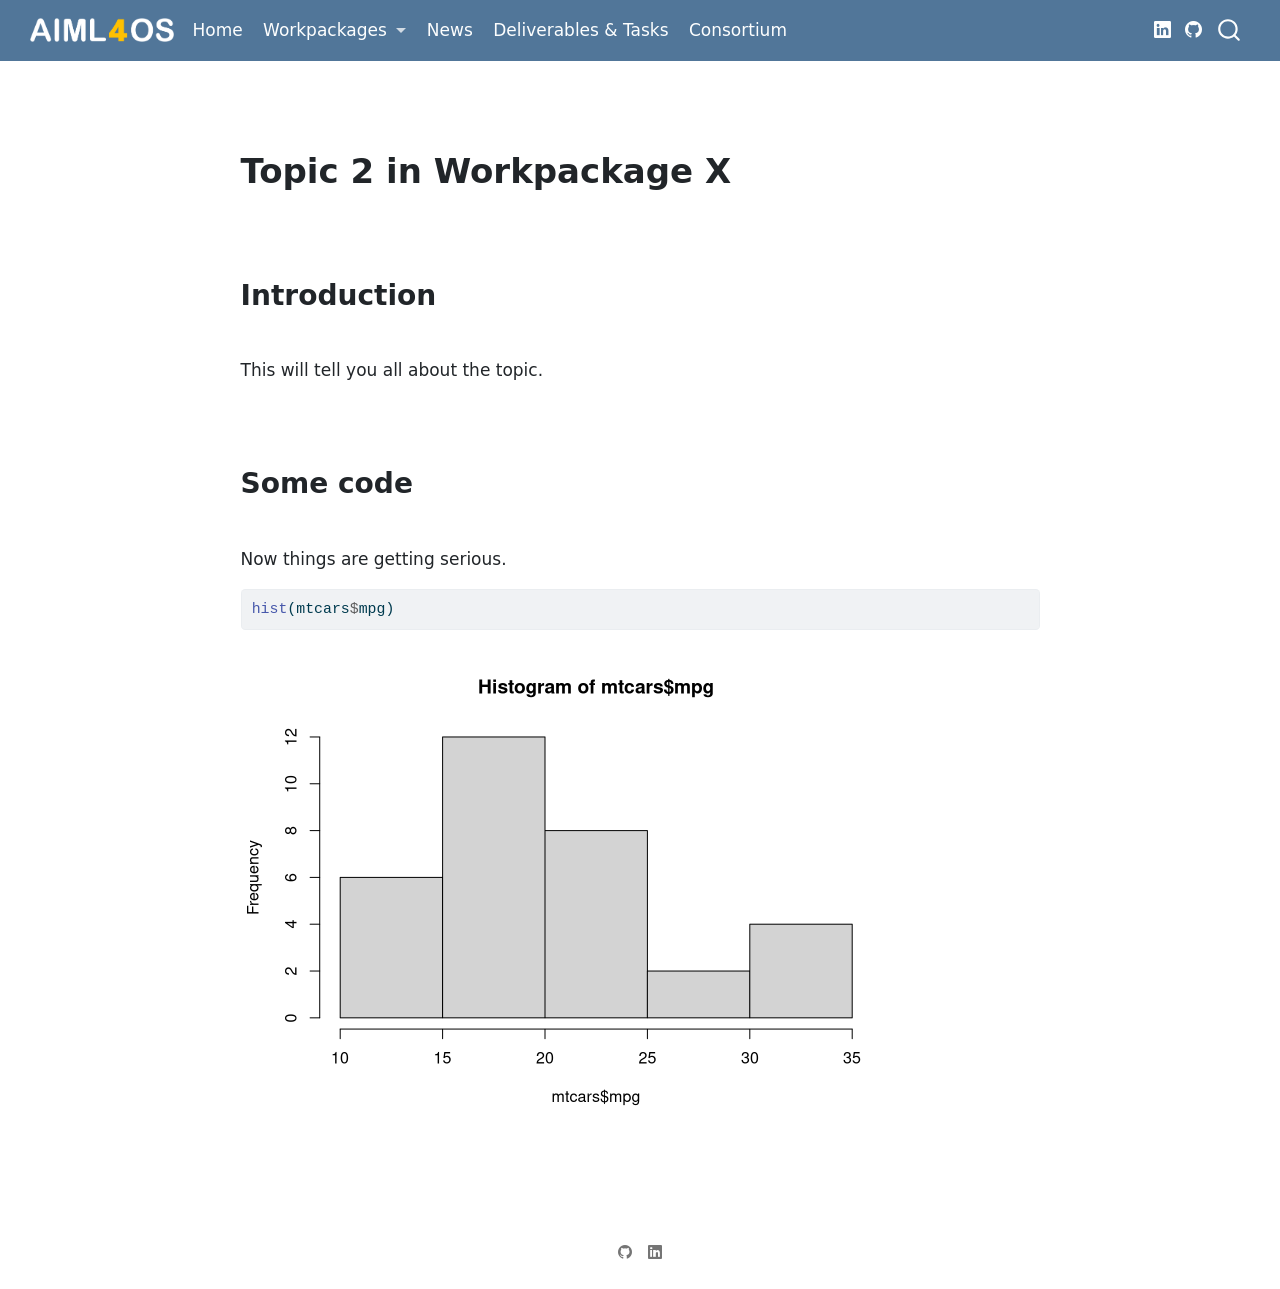
<file: docs/generic_topic_2.html>
<!DOCTYPE html>
<html xmlns="http://www.w3.org/1999/xhtml" lang="en" xml:lang="en"><head>

<meta charset="utf-8">
<meta name="generator" content="quarto-1.8.24">

<meta name="viewport" content="width=device-width, initial-scale=1.0, user-scalable=yes">


<title>Topic 2 in Workpackage X – AIML4OS</title>
<style>
code{white-space: pre-wrap;}
span.smallcaps{font-variant: small-caps;}
div.columns{display: flex; gap: min(4vw, 1.5em);}
div.column{flex: auto; overflow-x: auto;}
div.hanging-indent{margin-left: 1.5em; text-indent: -1.5em;}
ul.task-list{list-style: none;}
ul.task-list li input[type="checkbox"] {
  width: 0.8em;
  margin: 0 0.8em 0.2em -1em; /* quarto-specific, see https://github.com/quarto-dev/quarto-cli/issues/4556 */ 
  vertical-align: middle;
}
/* CSS for syntax highlighting */
html { -webkit-text-size-adjust: 100%; }
pre > code.sourceCode { white-space: pre; position: relative; }
pre > code.sourceCode > span { display: inline-block; line-height: 1.25; }
pre > code.sourceCode > span:empty { height: 1.2em; }
.sourceCode { overflow: visible; }
code.sourceCode > span { color: inherit; text-decoration: inherit; }
div.sourceCode { margin: 1em 0; }
pre.sourceCode { margin: 0; }
@media screen {
div.sourceCode { overflow: auto; }
}
@media print {
pre > code.sourceCode { white-space: pre-wrap; }
pre > code.sourceCode > span { text-indent: -5em; padding-left: 5em; }
}
pre.numberSource code
  { counter-reset: source-line 0; }
pre.numberSource code > span
  { position: relative; left: -4em; counter-increment: source-line; }
pre.numberSource code > span > a:first-child::before
  { content: counter(source-line);
    position: relative; left: -1em; text-align: right; vertical-align: baseline;
    border: none; display: inline-block;
    -webkit-touch-callout: none; -webkit-user-select: none;
    -khtml-user-select: none; -moz-user-select: none;
    -ms-user-select: none; user-select: none;
    padding: 0 4px; width: 4em;
  }
pre.numberSource { margin-left: 3em;  padding-left: 4px; }
div.sourceCode
  {   }
@media screen {
pre > code.sourceCode > span > a:first-child::before { text-decoration: underline; }
}
</style>


<script src="site_libs/quarto-nav/quarto-nav.js"></script>
<script src="site_libs/quarto-nav/headroom.min.js"></script>
<script src="site_libs/clipboard/clipboard.min.js"></script>
<script src="site_libs/quarto-search/autocomplete.umd.js"></script>
<script src="site_libs/quarto-search/fuse.min.js"></script>
<script src="site_libs/quarto-search/quarto-search.js"></script>
<meta name="quarto:offset" content="./">
<script src="site_libs/quarto-html/quarto.js" type="module"></script>
<script src="site_libs/quarto-html/tabsets/tabsets.js" type="module"></script>
<script src="site_libs/quarto-html/axe/axe-check.js" type="module"></script>
<script src="site_libs/quarto-html/popper.min.js"></script>
<script src="site_libs/quarto-html/tippy.umd.min.js"></script>
<script src="site_libs/quarto-html/anchor.min.js"></script>
<link href="site_libs/quarto-html/tippy.css" rel="stylesheet">
<link href="site_libs/quarto-html/quarto-syntax-highlighting-dc55a5b9e770e841cd82e46aadbfb9b0.css" rel="stylesheet" id="quarto-text-highlighting-styles">
<script src="site_libs/bootstrap/bootstrap.min.js"></script>
<link href="site_libs/bootstrap/bootstrap-icons.css" rel="stylesheet">
<link href="site_libs/bootstrap/bootstrap-82bd6119df2bf4ab524fef438a105040.min.css" rel="stylesheet" append-hash="true" id="quarto-bootstrap" data-mode="light">
<script id="quarto-search-options" type="application/json">{
  "location": "navbar",
  "copy-button": false,
  "collapse-after": 3,
  "panel-placement": "end",
  "type": "overlay",
  "limit": 50,
  "keyboard-shortcut": [
    "f",
    "/",
    "s"
  ],
  "show-item-context": false,
  "language": {
    "search-no-results-text": "No results",
    "search-matching-documents-text": "matching documents",
    "search-copy-link-title": "Copy link to search",
    "search-hide-matches-text": "Hide additional matches",
    "search-more-match-text": "more match in this document",
    "search-more-matches-text": "more matches in this document",
    "search-clear-button-title": "Clear",
    "search-text-placeholder": "",
    "search-detached-cancel-button-title": "Cancel",
    "search-submit-button-title": "Submit",
    "search-label": "Search"
  }
}</script>


<link rel="stylesheet" href="styles.css">
</head>

<body class="nav-fixed fullcontent quarto-light">

<div id="quarto-search-results"></div>
  <header id="quarto-header" class="headroom fixed-top">
    <nav class="navbar navbar-expand-lg " data-bs-theme="dark">
      <div class="navbar-container container-fluid">
      <div class="navbar-brand-container mx-auto">
    <a href="./index.html" class="navbar-brand navbar-brand-logo">
    <img src="./images/aiml_logo.png" alt="" class="navbar-logo light-content">
    <img src="./images/aiml_logo.png" alt="" class="navbar-logo dark-content">
    </a>
  </div>
            <div id="quarto-search" class="" title="Search"></div>
          <button class="navbar-toggler" type="button" data-bs-toggle="collapse" data-bs-target="#navbarCollapse" aria-controls="navbarCollapse" role="menu" aria-expanded="false" aria-label="Toggle navigation" onclick="if (window.quartoToggleHeadroom) { window.quartoToggleHeadroom(); }">
  <span class="navbar-toggler-icon"></span>
</button>
          <div class="collapse navbar-collapse" id="navbarCollapse">
            <ul class="navbar-nav navbar-nav-scroll me-auto">
  <li class="nav-item">
    <a class="nav-link" href="./index.html"> 
<span class="menu-text">Home</span></a>
  </li>  
  <li class="nav-item dropdown ">
    <a class="nav-link dropdown-toggle" href="#" id="nav-menu-workpackages" role="link" data-bs-toggle="dropdown" aria-expanded="false">
 <span class="menu-text">Workpackages</span>
    </a>
    <ul class="dropdown-menu" aria-labelledby="nav-menu-workpackages">    
        <li>
    <a class="dropdown-item" href="./wp_landing_page.html">
 <span class="dropdown-text">Coordination</span></a>
  </li>  
        <li>
    <a class="dropdown-item" href="./wp_landing_page.html">
 <span class="dropdown-text">Communication</span></a>
  </li>  
        <li>
    <a class="dropdown-item" href="./wp_landing_page.html">
 <span class="dropdown-text">AI/ML Lab</span></a>
  </li>  
        <li>
    <a class="dropdown-item" href="./wp_landing_page.html">
 <span class="dropdown-text">Ecosystem Monitoring</span></a>
  </li>  
        <li>
    <a class="dropdown-item" href="./wp_landing_page.html">
 <span class="dropdown-text">Standards, Methodology, Implementation</span></a>
  </li>  
        <li>
    <a class="dropdown-item" href="./wp_landing_page.html">
 <span class="dropdown-text">Knowledge Repository</span></a>
  </li>  
        <li>
    <a class="dropdown-item" href="./wp_landing_page.html">
 <span class="dropdown-text">Earth Observation Data</span></a>
  </li>  
        <li>
    <a class="dropdown-item" href="./wp_landing_page.html">
 <span class="dropdown-text">Editing</span></a>
  </li>  
        <li>
    <a class="dropdown-item" href="./wp_landing_page.html">
 <span class="dropdown-text">Imputation</span></a>
  </li>  
        <li>
    <a class="dropdown-item" href="./wp_landing_page.html">
 <span class="dropdown-text">Text to Code</span></a>
  </li>  
        <li>
    <a class="dropdown-item" href="./wp_landing_page.html">
 <span class="dropdown-text">Supply Chain Networks</span></a>
  </li>  
        <li>
    <a class="dropdown-item" href="./wp_landing_page.html">
 <span class="dropdown-text">LLMs</span></a>
  </li>  
        <li>
    <a class="dropdown-item" href="./wp_landing_page.html">
 <span class="dropdown-text">Synthetic Data</span></a>
  </li>  
    </ul>
  </li>
  <li class="nav-item">
    <a class="nav-link" href="./news.html"> 
<span class="menu-text">News</span></a>
  </li>  
  <li class="nav-item">
    <a class="nav-link" href="./deliv_tasks.html"> 
<span class="menu-text">Deliverables &amp; Tasks</span></a>
  </li>  
  <li class="nav-item">
    <a class="nav-link" href="./consortium.html"> 
<span class="menu-text">Consortium</span></a>
  </li>  
</ul>
          </div> <!-- /navcollapse -->
            <div class="quarto-navbar-tools">
    <a href="https://www.linkedin.com/company/essnet-aiml4os" title="AIML4OS on LinkedIn" class="quarto-navigation-tool px-1" aria-label="AIML4OS on LinkedIn"><i class="bi bi-linkedin"></i></a>
    <a href="https://github.com/aiml4os" title="AIML4OS GitHub" class="quarto-navigation-tool px-1" aria-label="AIML4OS GitHub"><i class="bi bi-github"></i></a>
</div>
      </div> <!-- /container-fluid -->
    </nav>
</header>
<!-- content -->
<div id="quarto-content" class="quarto-container page-columns page-rows-contents page-layout-article page-navbar">
<!-- sidebar -->
<!-- margin-sidebar -->
    
<!-- main -->
<main class="content" id="quarto-document-content">

<header id="title-block-header" class="quarto-title-block default">
<div class="quarto-title">
<h1 class="title">Topic 2 in Workpackage X</h1>
</div>



<div class="quarto-title-meta">

    
  
    
  </div>
  


</header>


<section id="introduction" class="level2">
<h2 class="anchored" data-anchor-id="introduction">Introduction</h2>
<p>This will tell you all about the topic.</p>
</section>
<section id="some-code" class="level2">
<h2 class="anchored" data-anchor-id="some-code">Some code</h2>
<p>Now things are getting serious.</p>
<div class="cell">
<div class="code-copy-outer-scaffold"><div class="sourceCode cell-code" id="cb1"><pre class="sourceCode r code-with-copy"><code class="sourceCode r"><span id="cb1-1"><a href="#cb1-1" aria-hidden="true" tabindex="-1"></a><span class="fu">hist</span>(mtcars<span class="sc">$</span>mpg)</span></code></pre></div><button title="Copy to Clipboard" class="code-copy-button"><i class="bi"></i></button></div>
<div class="cell-output-display">
<div>
<figure class="figure">
<p><img src="generic_topic_2_files/figure-html/unnamed-chunk-1-1.png" class="img-fluid figure-img" width="672"></p>
</figure>
</div>
</div>
</div>


</section>

</main> <!-- /main -->
<script id="quarto-html-after-body" type="application/javascript">
  window.document.addEventListener("DOMContentLoaded", function (event) {
    const icon = "";
    const anchorJS = new window.AnchorJS();
    anchorJS.options = {
      placement: 'right',
      icon: icon
    };
    anchorJS.add('.anchored');
    const isCodeAnnotation = (el) => {
      for (const clz of el.classList) {
        if (clz.startsWith('code-annotation-')) {                     
          return true;
        }
      }
      return false;
    }
    const onCopySuccess = function(e) {
      // button target
      const button = e.trigger;
      // don't keep focus
      button.blur();
      // flash "checked"
      button.classList.add('code-copy-button-checked');
      var currentTitle = button.getAttribute("title");
      button.setAttribute("title", "Copied!");
      let tooltip;
      if (window.bootstrap) {
        button.setAttribute("data-bs-toggle", "tooltip");
        button.setAttribute("data-bs-placement", "left");
        button.setAttribute("data-bs-title", "Copied!");
        tooltip = new bootstrap.Tooltip(button, 
          { trigger: "manual", 
            customClass: "code-copy-button-tooltip",
            offset: [0, -8]});
        tooltip.show();    
      }
      setTimeout(function() {
        if (tooltip) {
          tooltip.hide();
          button.removeAttribute("data-bs-title");
          button.removeAttribute("data-bs-toggle");
          button.removeAttribute("data-bs-placement");
        }
        button.setAttribute("title", currentTitle);
        button.classList.remove('code-copy-button-checked');
      }, 1000);
      // clear code selection
      e.clearSelection();
    }
    const getTextToCopy = function(trigger) {
      const outerScaffold = trigger.parentElement.cloneNode(true);
      const codeEl = outerScaffold.querySelector('code');
      for (const childEl of codeEl.children) {
        if (isCodeAnnotation(childEl)) {
          childEl.remove();
        }
      }
      return codeEl.innerText;
    }
    const clipboard = new window.ClipboardJS('.code-copy-button:not([data-in-quarto-modal])', {
      text: getTextToCopy
    });
    clipboard.on('success', onCopySuccess);
    if (window.document.getElementById('quarto-embedded-source-code-modal')) {
      const clipboardModal = new window.ClipboardJS('.code-copy-button[data-in-quarto-modal]', {
        text: getTextToCopy,
        container: window.document.getElementById('quarto-embedded-source-code-modal')
      });
      clipboardModal.on('success', onCopySuccess);
    }
      var localhostRegex = new RegExp(/^(?:http|https):\/\/localhost\:?[0-9]*\//);
      var mailtoRegex = new RegExp(/^mailto:/);
        var filterRegex = new RegExp('/' + window.location.host + '/');
      var isInternal = (href) => {
          return filterRegex.test(href) || localhostRegex.test(href) || mailtoRegex.test(href);
      }
      // Inspect non-navigation links and adorn them if external
     var links = window.document.querySelectorAll('a[href]:not(.nav-link):not(.navbar-brand):not(.toc-action):not(.sidebar-link):not(.sidebar-item-toggle):not(.pagination-link):not(.no-external):not([aria-hidden]):not(.dropdown-item):not(.quarto-navigation-tool):not(.about-link)');
      for (var i=0; i<links.length; i++) {
        const link = links[i];
        if (!isInternal(link.href)) {
          // undo the damage that might have been done by quarto-nav.js in the case of
          // links that we want to consider external
          if (link.dataset.originalHref !== undefined) {
            link.href = link.dataset.originalHref;
          }
        }
      }
    function tippyHover(el, contentFn, onTriggerFn, onUntriggerFn) {
      const config = {
        allowHTML: true,
        maxWidth: 500,
        delay: 100,
        arrow: false,
        appendTo: function(el) {
            return el.parentElement;
        },
        interactive: true,
        interactiveBorder: 10,
        theme: 'quarto',
        placement: 'bottom-start',
      };
      if (contentFn) {
        config.content = contentFn;
      }
      if (onTriggerFn) {
        config.onTrigger = onTriggerFn;
      }
      if (onUntriggerFn) {
        config.onUntrigger = onUntriggerFn;
      }
      window.tippy(el, config); 
    }
    const noterefs = window.document.querySelectorAll('a[role="doc-noteref"]');
    for (var i=0; i<noterefs.length; i++) {
      const ref = noterefs[i];
      tippyHover(ref, function() {
        // use id or data attribute instead here
        let href = ref.getAttribute('data-footnote-href') || ref.getAttribute('href');
        try { href = new URL(href).hash; } catch {}
        const id = href.replace(/^#\/?/, "");
        const note = window.document.getElementById(id);
        if (note) {
          return note.innerHTML;
        } else {
          return "";
        }
      });
    }
    const xrefs = window.document.querySelectorAll('a.quarto-xref');
    const processXRef = (id, note) => {
      // Strip column container classes
      const stripColumnClz = (el) => {
        el.classList.remove("page-full", "page-columns");
        if (el.children) {
          for (const child of el.children) {
            stripColumnClz(child);
          }
        }
      }
      stripColumnClz(note)
      if (id === null || id.startsWith('sec-')) {
        // Special case sections, only their first couple elements
        const container = document.createElement("div");
        if (note.children && note.children.length > 2) {
          container.appendChild(note.children[0].cloneNode(true));
          for (let i = 1; i < note.children.length; i++) {
            const child = note.children[i];
            if (child.tagName === "P" && child.innerText === "") {
              continue;
            } else {
              container.appendChild(child.cloneNode(true));
              break;
            }
          }
          if (window.Quarto?.typesetMath) {
            window.Quarto.typesetMath(container);
          }
          return container.innerHTML
        } else {
          if (window.Quarto?.typesetMath) {
            window.Quarto.typesetMath(note);
          }
          return note.innerHTML;
        }
      } else {
        // Remove any anchor links if they are present
        const anchorLink = note.querySelector('a.anchorjs-link');
        if (anchorLink) {
          anchorLink.remove();
        }
        if (window.Quarto?.typesetMath) {
          window.Quarto.typesetMath(note);
        }
        if (note.classList.contains("callout")) {
          return note.outerHTML;
        } else {
          return note.innerHTML;
        }
      }
    }
    for (var i=0; i<xrefs.length; i++) {
      const xref = xrefs[i];
      tippyHover(xref, undefined, function(instance) {
        instance.disable();
        let url = xref.getAttribute('href');
        let hash = undefined; 
        if (url.startsWith('#')) {
          hash = url;
        } else {
          try { hash = new URL(url).hash; } catch {}
        }
        if (hash) {
          const id = hash.replace(/^#\/?/, "");
          const note = window.document.getElementById(id);
          if (note !== null) {
            try {
              const html = processXRef(id, note.cloneNode(true));
              instance.setContent(html);
            } finally {
              instance.enable();
              instance.show();
            }
          } else {
            // See if we can fetch this
            fetch(url.split('#')[0])
            .then(res => res.text())
            .then(html => {
              const parser = new DOMParser();
              const htmlDoc = parser.parseFromString(html, "text/html");
              const note = htmlDoc.getElementById(id);
              if (note !== null) {
                const html = processXRef(id, note);
                instance.setContent(html);
              } 
            }).finally(() => {
              instance.enable();
              instance.show();
            });
          }
        } else {
          // See if we can fetch a full url (with no hash to target)
          // This is a special case and we should probably do some content thinning / targeting
          fetch(url)
          .then(res => res.text())
          .then(html => {
            const parser = new DOMParser();
            const htmlDoc = parser.parseFromString(html, "text/html");
            const note = htmlDoc.querySelector('main.content');
            if (note !== null) {
              // This should only happen for chapter cross references
              // (since there is no id in the URL)
              // remove the first header
              if (note.children.length > 0 && note.children[0].tagName === "HEADER") {
                note.children[0].remove();
              }
              const html = processXRef(null, note);
              instance.setContent(html);
            } 
          }).finally(() => {
            instance.enable();
            instance.show();
          });
        }
      }, function(instance) {
      });
    }
        let selectedAnnoteEl;
        const selectorForAnnotation = ( cell, annotation) => {
          let cellAttr = 'data-code-cell="' + cell + '"';
          let lineAttr = 'data-code-annotation="' +  annotation + '"';
          const selector = 'span[' + cellAttr + '][' + lineAttr + ']';
          return selector;
        }
        const selectCodeLines = (annoteEl) => {
          const doc = window.document;
          const targetCell = annoteEl.getAttribute("data-target-cell");
          const targetAnnotation = annoteEl.getAttribute("data-target-annotation");
          const annoteSpan = window.document.querySelector(selectorForAnnotation(targetCell, targetAnnotation));
          const lines = annoteSpan.getAttribute("data-code-lines").split(",");
          const lineIds = lines.map((line) => {
            return targetCell + "-" + line;
          })
          let top = null;
          let height = null;
          let parent = null;
          if (lineIds.length > 0) {
              //compute the position of the single el (top and bottom and make a div)
              const el = window.document.getElementById(lineIds[0]);
              top = el.offsetTop;
              height = el.offsetHeight;
              parent = el.parentElement.parentElement;
            if (lineIds.length > 1) {
              const lastEl = window.document.getElementById(lineIds[lineIds.length - 1]);
              const bottom = lastEl.offsetTop + lastEl.offsetHeight;
              height = bottom - top;
            }
            if (top !== null && height !== null && parent !== null) {
              // cook up a div (if necessary) and position it 
              let div = window.document.getElementById("code-annotation-line-highlight");
              if (div === null) {
                div = window.document.createElement("div");
                div.setAttribute("id", "code-annotation-line-highlight");
                div.style.position = 'absolute';
                parent.appendChild(div);
              }
              div.style.top = top - 2 + "px";
              div.style.height = height + 4 + "px";
              div.style.left = 0;
              let gutterDiv = window.document.getElementById("code-annotation-line-highlight-gutter");
              if (gutterDiv === null) {
                gutterDiv = window.document.createElement("div");
                gutterDiv.setAttribute("id", "code-annotation-line-highlight-gutter");
                gutterDiv.style.position = 'absolute';
                const codeCell = window.document.getElementById(targetCell);
                const gutter = codeCell.querySelector('.code-annotation-gutter');
                gutter.appendChild(gutterDiv);
              }
              gutterDiv.style.top = top - 2 + "px";
              gutterDiv.style.height = height + 4 + "px";
            }
            selectedAnnoteEl = annoteEl;
          }
        };
        const unselectCodeLines = () => {
          const elementsIds = ["code-annotation-line-highlight", "code-annotation-line-highlight-gutter"];
          elementsIds.forEach((elId) => {
            const div = window.document.getElementById(elId);
            if (div) {
              div.remove();
            }
          });
          selectedAnnoteEl = undefined;
        };
          // Handle positioning of the toggle
      window.addEventListener(
        "resize",
        throttle(() => {
          elRect = undefined;
          if (selectedAnnoteEl) {
            selectCodeLines(selectedAnnoteEl);
          }
        }, 10)
      );
      function throttle(fn, ms) {
      let throttle = false;
      let timer;
        return (...args) => {
          if(!throttle) { // first call gets through
              fn.apply(this, args);
              throttle = true;
          } else { // all the others get throttled
              if(timer) clearTimeout(timer); // cancel #2
              timer = setTimeout(() => {
                fn.apply(this, args);
                timer = throttle = false;
              }, ms);
          }
        };
      }
        // Attach click handler to the DT
        const annoteDls = window.document.querySelectorAll('dt[data-target-cell]');
        for (const annoteDlNode of annoteDls) {
          annoteDlNode.addEventListener('click', (event) => {
            const clickedEl = event.target;
            if (clickedEl !== selectedAnnoteEl) {
              unselectCodeLines();
              const activeEl = window.document.querySelector('dt[data-target-cell].code-annotation-active');
              if (activeEl) {
                activeEl.classList.remove('code-annotation-active');
              }
              selectCodeLines(clickedEl);
              clickedEl.classList.add('code-annotation-active');
            } else {
              // Unselect the line
              unselectCodeLines();
              clickedEl.classList.remove('code-annotation-active');
            }
          });
        }
    const findCites = (el) => {
      const parentEl = el.parentElement;
      if (parentEl) {
        const cites = parentEl.dataset.cites;
        if (cites) {
          return {
            el,
            cites: cites.split(' ')
          };
        } else {
          return findCites(el.parentElement)
        }
      } else {
        return undefined;
      }
    };
    var bibliorefs = window.document.querySelectorAll('a[role="doc-biblioref"]');
    for (var i=0; i<bibliorefs.length; i++) {
      const ref = bibliorefs[i];
      const citeInfo = findCites(ref);
      if (citeInfo) {
        tippyHover(citeInfo.el, function() {
          var popup = window.document.createElement('div');
          citeInfo.cites.forEach(function(cite) {
            var citeDiv = window.document.createElement('div');
            citeDiv.classList.add('hanging-indent');
            citeDiv.classList.add('csl-entry');
            var biblioDiv = window.document.getElementById('ref-' + cite);
            if (biblioDiv) {
              citeDiv.innerHTML = biblioDiv.innerHTML;
            }
            popup.appendChild(citeDiv);
          });
          return popup.innerHTML;
        });
      }
    }
  });
  </script>
</div> <!-- /content -->
<footer class="footer">
  <div class="nav-footer">
    <div class="nav-footer-left">
      &nbsp;
    </div>   
    <div class="nav-footer-center">
      <ul class="footer-items list-unstyled">
    <li class="nav-item compact">
    <a class="nav-link" href="https://github.com/aiml4os">
      <i class="bi bi-github" role="img">
</i> 
    </a>
  </li>  
    <li class="nav-item compact">
    <a class="nav-link" href="https://www.linkedin.com/company/essnet-aiml4os">
      <i class="bi bi-linkedin" role="img">
</i> 
    </a>
  </li>  
</ul>
    </div>
    <div class="nav-footer-right">
      &nbsp;
    </div>
  </div>
</footer>




</body></html>
</file>
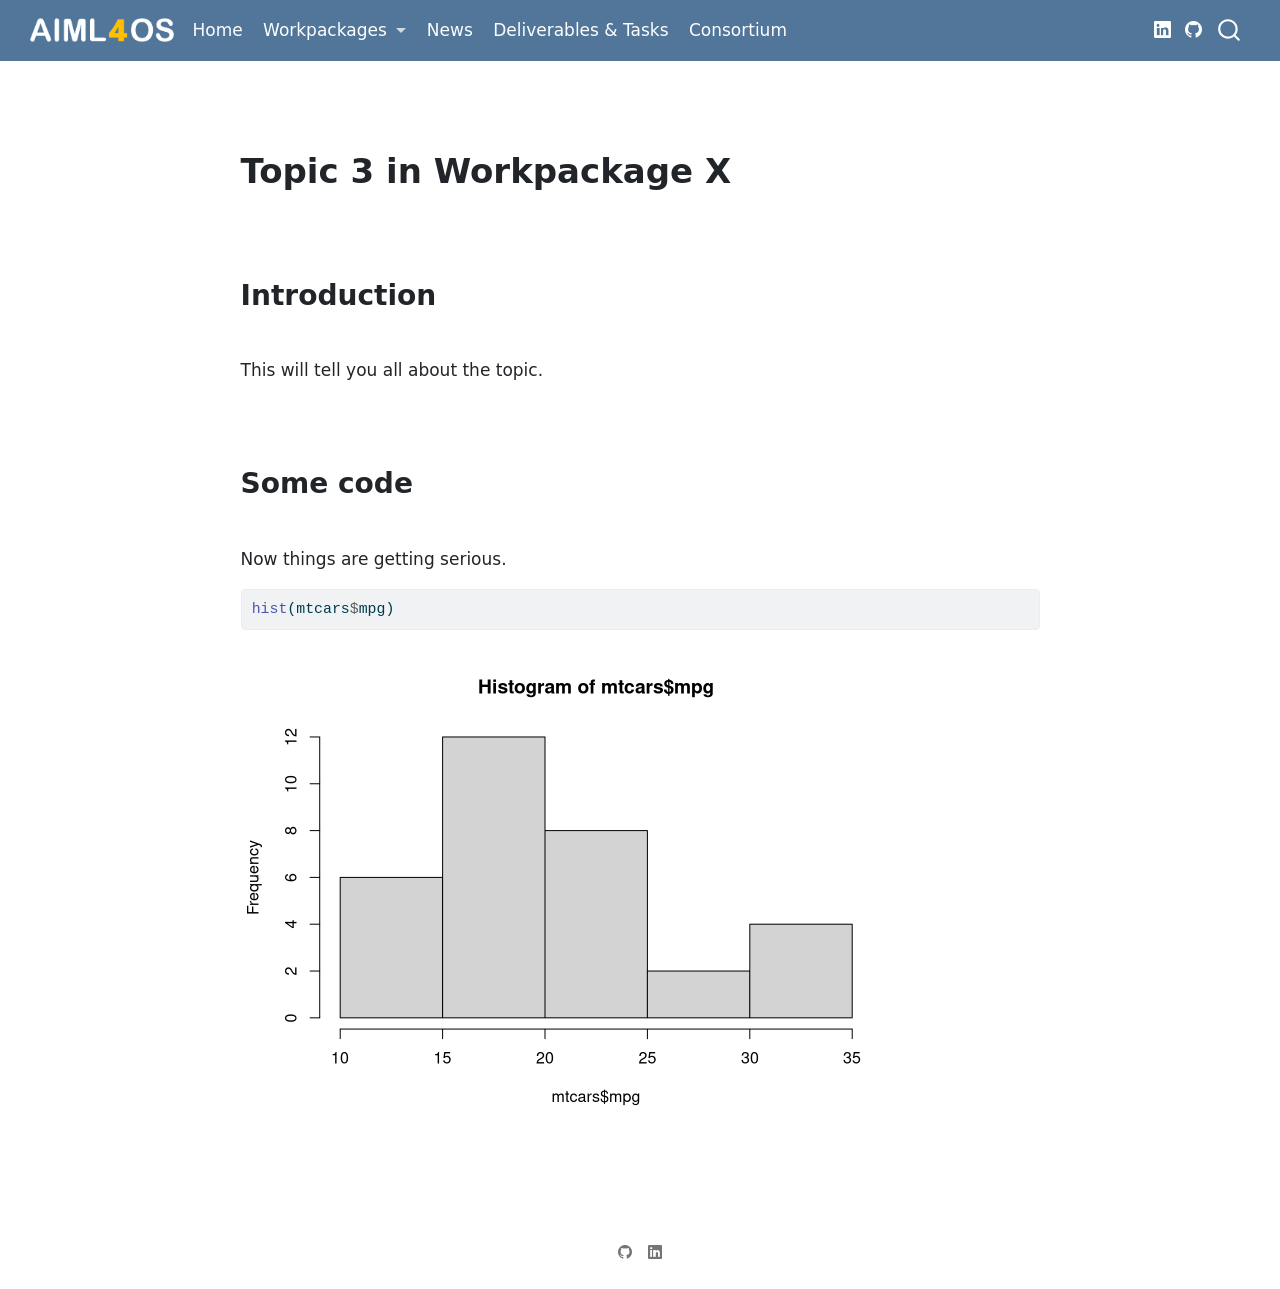
<file: docs/generic_topic_3.html>
<!DOCTYPE html>
<html xmlns="http://www.w3.org/1999/xhtml" lang="en" xml:lang="en"><head>

<meta charset="utf-8">
<meta name="generator" content="quarto-1.8.24">

<meta name="viewport" content="width=device-width, initial-scale=1.0, user-scalable=yes">


<title>Topic 3 in Workpackage X – AIML4OS</title>
<style>
code{white-space: pre-wrap;}
span.smallcaps{font-variant: small-caps;}
div.columns{display: flex; gap: min(4vw, 1.5em);}
div.column{flex: auto; overflow-x: auto;}
div.hanging-indent{margin-left: 1.5em; text-indent: -1.5em;}
ul.task-list{list-style: none;}
ul.task-list li input[type="checkbox"] {
  width: 0.8em;
  margin: 0 0.8em 0.2em -1em; /* quarto-specific, see https://github.com/quarto-dev/quarto-cli/issues/4556 */ 
  vertical-align: middle;
}
/* CSS for syntax highlighting */
html { -webkit-text-size-adjust: 100%; }
pre > code.sourceCode { white-space: pre; position: relative; }
pre > code.sourceCode > span { display: inline-block; line-height: 1.25; }
pre > code.sourceCode > span:empty { height: 1.2em; }
.sourceCode { overflow: visible; }
code.sourceCode > span { color: inherit; text-decoration: inherit; }
div.sourceCode { margin: 1em 0; }
pre.sourceCode { margin: 0; }
@media screen {
div.sourceCode { overflow: auto; }
}
@media print {
pre > code.sourceCode { white-space: pre-wrap; }
pre > code.sourceCode > span { text-indent: -5em; padding-left: 5em; }
}
pre.numberSource code
  { counter-reset: source-line 0; }
pre.numberSource code > span
  { position: relative; left: -4em; counter-increment: source-line; }
pre.numberSource code > span > a:first-child::before
  { content: counter(source-line);
    position: relative; left: -1em; text-align: right; vertical-align: baseline;
    border: none; display: inline-block;
    -webkit-touch-callout: none; -webkit-user-select: none;
    -khtml-user-select: none; -moz-user-select: none;
    -ms-user-select: none; user-select: none;
    padding: 0 4px; width: 4em;
  }
pre.numberSource { margin-left: 3em;  padding-left: 4px; }
div.sourceCode
  {   }
@media screen {
pre > code.sourceCode > span > a:first-child::before { text-decoration: underline; }
}
</style>


<script src="site_libs/quarto-nav/quarto-nav.js"></script>
<script src="site_libs/quarto-nav/headroom.min.js"></script>
<script src="site_libs/clipboard/clipboard.min.js"></script>
<script src="site_libs/quarto-search/autocomplete.umd.js"></script>
<script src="site_libs/quarto-search/fuse.min.js"></script>
<script src="site_libs/quarto-search/quarto-search.js"></script>
<meta name="quarto:offset" content="./">
<script src="site_libs/quarto-html/quarto.js" type="module"></script>
<script src="site_libs/quarto-html/tabsets/tabsets.js" type="module"></script>
<script src="site_libs/quarto-html/axe/axe-check.js" type="module"></script>
<script src="site_libs/quarto-html/popper.min.js"></script>
<script src="site_libs/quarto-html/tippy.umd.min.js"></script>
<script src="site_libs/quarto-html/anchor.min.js"></script>
<link href="site_libs/quarto-html/tippy.css" rel="stylesheet">
<link href="site_libs/quarto-html/quarto-syntax-highlighting-dc55a5b9e770e841cd82e46aadbfb9b0.css" rel="stylesheet" id="quarto-text-highlighting-styles">
<script src="site_libs/bootstrap/bootstrap.min.js"></script>
<link href="site_libs/bootstrap/bootstrap-icons.css" rel="stylesheet">
<link href="site_libs/bootstrap/bootstrap-82bd6119df2bf4ab524fef438a105040.min.css" rel="stylesheet" append-hash="true" id="quarto-bootstrap" data-mode="light">
<script id="quarto-search-options" type="application/json">{
  "location": "navbar",
  "copy-button": false,
  "collapse-after": 3,
  "panel-placement": "end",
  "type": "overlay",
  "limit": 50,
  "keyboard-shortcut": [
    "f",
    "/",
    "s"
  ],
  "show-item-context": false,
  "language": {
    "search-no-results-text": "No results",
    "search-matching-documents-text": "matching documents",
    "search-copy-link-title": "Copy link to search",
    "search-hide-matches-text": "Hide additional matches",
    "search-more-match-text": "more match in this document",
    "search-more-matches-text": "more matches in this document",
    "search-clear-button-title": "Clear",
    "search-text-placeholder": "",
    "search-detached-cancel-button-title": "Cancel",
    "search-submit-button-title": "Submit",
    "search-label": "Search"
  }
}</script>


<link rel="stylesheet" href="styles.css">
</head>

<body class="nav-fixed fullcontent quarto-light">

<div id="quarto-search-results"></div>
  <header id="quarto-header" class="headroom fixed-top">
    <nav class="navbar navbar-expand-lg " data-bs-theme="dark">
      <div class="navbar-container container-fluid">
      <div class="navbar-brand-container mx-auto">
    <a href="./index.html" class="navbar-brand navbar-brand-logo">
    <img src="./images/aiml_logo.png" alt="" class="navbar-logo light-content">
    <img src="./images/aiml_logo.png" alt="" class="navbar-logo dark-content">
    </a>
  </div>
            <div id="quarto-search" class="" title="Search"></div>
          <button class="navbar-toggler" type="button" data-bs-toggle="collapse" data-bs-target="#navbarCollapse" aria-controls="navbarCollapse" role="menu" aria-expanded="false" aria-label="Toggle navigation" onclick="if (window.quartoToggleHeadroom) { window.quartoToggleHeadroom(); }">
  <span class="navbar-toggler-icon"></span>
</button>
          <div class="collapse navbar-collapse" id="navbarCollapse">
            <ul class="navbar-nav navbar-nav-scroll me-auto">
  <li class="nav-item">
    <a class="nav-link" href="./index.html"> 
<span class="menu-text">Home</span></a>
  </li>  
  <li class="nav-item dropdown ">
    <a class="nav-link dropdown-toggle" href="#" id="nav-menu-workpackages" role="link" data-bs-toggle="dropdown" aria-expanded="false">
 <span class="menu-text">Workpackages</span>
    </a>
    <ul class="dropdown-menu" aria-labelledby="nav-menu-workpackages">    
        <li>
    <a class="dropdown-item" href="./wp_landing_page.html">
 <span class="dropdown-text">Coordination</span></a>
  </li>  
        <li>
    <a class="dropdown-item" href="./wp_landing_page.html">
 <span class="dropdown-text">Communication</span></a>
  </li>  
        <li>
    <a class="dropdown-item" href="./wp_landing_page.html">
 <span class="dropdown-text">AI/ML Lab</span></a>
  </li>  
        <li>
    <a class="dropdown-item" href="./wp_landing_page.html">
 <span class="dropdown-text">Ecosystem Monitoring</span></a>
  </li>  
        <li>
    <a class="dropdown-item" href="./wp_landing_page.html">
 <span class="dropdown-text">Standards, Methodology, Implementation</span></a>
  </li>  
        <li>
    <a class="dropdown-item" href="./wp_landing_page.html">
 <span class="dropdown-text">Knowledge Repository</span></a>
  </li>  
        <li>
    <a class="dropdown-item" href="./wp_landing_page.html">
 <span class="dropdown-text">Earth Observation Data</span></a>
  </li>  
        <li>
    <a class="dropdown-item" href="./wp_landing_page.html">
 <span class="dropdown-text">Editing</span></a>
  </li>  
        <li>
    <a class="dropdown-item" href="./wp_landing_page.html">
 <span class="dropdown-text">Imputation</span></a>
  </li>  
        <li>
    <a class="dropdown-item" href="./wp_landing_page.html">
 <span class="dropdown-text">Text to Code</span></a>
  </li>  
        <li>
    <a class="dropdown-item" href="./wp_landing_page.html">
 <span class="dropdown-text">Supply Chain Networks</span></a>
  </li>  
        <li>
    <a class="dropdown-item" href="./wp_landing_page.html">
 <span class="dropdown-text">LLMs</span></a>
  </li>  
        <li>
    <a class="dropdown-item" href="./wp_landing_page.html">
 <span class="dropdown-text">Synthetic Data</span></a>
  </li>  
    </ul>
  </li>
  <li class="nav-item">
    <a class="nav-link" href="./news.html"> 
<span class="menu-text">News</span></a>
  </li>  
  <li class="nav-item">
    <a class="nav-link" href="./deliv_tasks.html"> 
<span class="menu-text">Deliverables &amp; Tasks</span></a>
  </li>  
  <li class="nav-item">
    <a class="nav-link" href="./consortium.html"> 
<span class="menu-text">Consortium</span></a>
  </li>  
</ul>
          </div> <!-- /navcollapse -->
            <div class="quarto-navbar-tools">
    <a href="https://www.linkedin.com/company/essnet-aiml4os" title="AIML4OS on LinkedIn" class="quarto-navigation-tool px-1" aria-label="AIML4OS on LinkedIn"><i class="bi bi-linkedin"></i></a>
    <a href="https://github.com/aiml4os" title="AIML4OS GitHub" class="quarto-navigation-tool px-1" aria-label="AIML4OS GitHub"><i class="bi bi-github"></i></a>
</div>
      </div> <!-- /container-fluid -->
    </nav>
</header>
<!-- content -->
<div id="quarto-content" class="quarto-container page-columns page-rows-contents page-layout-article page-navbar">
<!-- sidebar -->
<!-- margin-sidebar -->
    
<!-- main -->
<main class="content" id="quarto-document-content">

<header id="title-block-header" class="quarto-title-block default">
<div class="quarto-title">
<h1 class="title">Topic 3 in Workpackage X</h1>
</div>



<div class="quarto-title-meta">

    
  
    
  </div>
  


</header>


<section id="introduction" class="level2">
<h2 class="anchored" data-anchor-id="introduction">Introduction</h2>
<p>This will tell you all about the topic.</p>
</section>
<section id="some-code" class="level2">
<h2 class="anchored" data-anchor-id="some-code">Some code</h2>
<p>Now things are getting serious.</p>
<div class="cell">
<div class="code-copy-outer-scaffold"><div class="sourceCode cell-code" id="cb1"><pre class="sourceCode r code-with-copy"><code class="sourceCode r"><span id="cb1-1"><a href="#cb1-1" aria-hidden="true" tabindex="-1"></a><span class="fu">hist</span>(mtcars<span class="sc">$</span>mpg)</span></code></pre></div><button title="Copy to Clipboard" class="code-copy-button"><i class="bi"></i></button></div>
<div class="cell-output-display">
<div>
<figure class="figure">
<p><img src="generic_topic_3_files/figure-html/unnamed-chunk-1-1.png" class="img-fluid figure-img" width="672"></p>
</figure>
</div>
</div>
</div>


</section>

</main> <!-- /main -->
<script id="quarto-html-after-body" type="application/javascript">
  window.document.addEventListener("DOMContentLoaded", function (event) {
    const icon = "";
    const anchorJS = new window.AnchorJS();
    anchorJS.options = {
      placement: 'right',
      icon: icon
    };
    anchorJS.add('.anchored');
    const isCodeAnnotation = (el) => {
      for (const clz of el.classList) {
        if (clz.startsWith('code-annotation-')) {                     
          return true;
        }
      }
      return false;
    }
    const onCopySuccess = function(e) {
      // button target
      const button = e.trigger;
      // don't keep focus
      button.blur();
      // flash "checked"
      button.classList.add('code-copy-button-checked');
      var currentTitle = button.getAttribute("title");
      button.setAttribute("title", "Copied!");
      let tooltip;
      if (window.bootstrap) {
        button.setAttribute("data-bs-toggle", "tooltip");
        button.setAttribute("data-bs-placement", "left");
        button.setAttribute("data-bs-title", "Copied!");
        tooltip = new bootstrap.Tooltip(button, 
          { trigger: "manual", 
            customClass: "code-copy-button-tooltip",
            offset: [0, -8]});
        tooltip.show();    
      }
      setTimeout(function() {
        if (tooltip) {
          tooltip.hide();
          button.removeAttribute("data-bs-title");
          button.removeAttribute("data-bs-toggle");
          button.removeAttribute("data-bs-placement");
        }
        button.setAttribute("title", currentTitle);
        button.classList.remove('code-copy-button-checked');
      }, 1000);
      // clear code selection
      e.clearSelection();
    }
    const getTextToCopy = function(trigger) {
      const outerScaffold = trigger.parentElement.cloneNode(true);
      const codeEl = outerScaffold.querySelector('code');
      for (const childEl of codeEl.children) {
        if (isCodeAnnotation(childEl)) {
          childEl.remove();
        }
      }
      return codeEl.innerText;
    }
    const clipboard = new window.ClipboardJS('.code-copy-button:not([data-in-quarto-modal])', {
      text: getTextToCopy
    });
    clipboard.on('success', onCopySuccess);
    if (window.document.getElementById('quarto-embedded-source-code-modal')) {
      const clipboardModal = new window.ClipboardJS('.code-copy-button[data-in-quarto-modal]', {
        text: getTextToCopy,
        container: window.document.getElementById('quarto-embedded-source-code-modal')
      });
      clipboardModal.on('success', onCopySuccess);
    }
      var localhostRegex = new RegExp(/^(?:http|https):\/\/localhost\:?[0-9]*\//);
      var mailtoRegex = new RegExp(/^mailto:/);
        var filterRegex = new RegExp('/' + window.location.host + '/');
      var isInternal = (href) => {
          return filterRegex.test(href) || localhostRegex.test(href) || mailtoRegex.test(href);
      }
      // Inspect non-navigation links and adorn them if external
     var links = window.document.querySelectorAll('a[href]:not(.nav-link):not(.navbar-brand):not(.toc-action):not(.sidebar-link):not(.sidebar-item-toggle):not(.pagination-link):not(.no-external):not([aria-hidden]):not(.dropdown-item):not(.quarto-navigation-tool):not(.about-link)');
      for (var i=0; i<links.length; i++) {
        const link = links[i];
        if (!isInternal(link.href)) {
          // undo the damage that might have been done by quarto-nav.js in the case of
          // links that we want to consider external
          if (link.dataset.originalHref !== undefined) {
            link.href = link.dataset.originalHref;
          }
        }
      }
    function tippyHover(el, contentFn, onTriggerFn, onUntriggerFn) {
      const config = {
        allowHTML: true,
        maxWidth: 500,
        delay: 100,
        arrow: false,
        appendTo: function(el) {
            return el.parentElement;
        },
        interactive: true,
        interactiveBorder: 10,
        theme: 'quarto',
        placement: 'bottom-start',
      };
      if (contentFn) {
        config.content = contentFn;
      }
      if (onTriggerFn) {
        config.onTrigger = onTriggerFn;
      }
      if (onUntriggerFn) {
        config.onUntrigger = onUntriggerFn;
      }
      window.tippy(el, config); 
    }
    const noterefs = window.document.querySelectorAll('a[role="doc-noteref"]');
    for (var i=0; i<noterefs.length; i++) {
      const ref = noterefs[i];
      tippyHover(ref, function() {
        // use id or data attribute instead here
        let href = ref.getAttribute('data-footnote-href') || ref.getAttribute('href');
        try { href = new URL(href).hash; } catch {}
        const id = href.replace(/^#\/?/, "");
        const note = window.document.getElementById(id);
        if (note) {
          return note.innerHTML;
        } else {
          return "";
        }
      });
    }
    const xrefs = window.document.querySelectorAll('a.quarto-xref');
    const processXRef = (id, note) => {
      // Strip column container classes
      const stripColumnClz = (el) => {
        el.classList.remove("page-full", "page-columns");
        if (el.children) {
          for (const child of el.children) {
            stripColumnClz(child);
          }
        }
      }
      stripColumnClz(note)
      if (id === null || id.startsWith('sec-')) {
        // Special case sections, only their first couple elements
        const container = document.createElement("div");
        if (note.children && note.children.length > 2) {
          container.appendChild(note.children[0].cloneNode(true));
          for (let i = 1; i < note.children.length; i++) {
            const child = note.children[i];
            if (child.tagName === "P" && child.innerText === "") {
              continue;
            } else {
              container.appendChild(child.cloneNode(true));
              break;
            }
          }
          if (window.Quarto?.typesetMath) {
            window.Quarto.typesetMath(container);
          }
          return container.innerHTML
        } else {
          if (window.Quarto?.typesetMath) {
            window.Quarto.typesetMath(note);
          }
          return note.innerHTML;
        }
      } else {
        // Remove any anchor links if they are present
        const anchorLink = note.querySelector('a.anchorjs-link');
        if (anchorLink) {
          anchorLink.remove();
        }
        if (window.Quarto?.typesetMath) {
          window.Quarto.typesetMath(note);
        }
        if (note.classList.contains("callout")) {
          return note.outerHTML;
        } else {
          return note.innerHTML;
        }
      }
    }
    for (var i=0; i<xrefs.length; i++) {
      const xref = xrefs[i];
      tippyHover(xref, undefined, function(instance) {
        instance.disable();
        let url = xref.getAttribute('href');
        let hash = undefined; 
        if (url.startsWith('#')) {
          hash = url;
        } else {
          try { hash = new URL(url).hash; } catch {}
        }
        if (hash) {
          const id = hash.replace(/^#\/?/, "");
          const note = window.document.getElementById(id);
          if (note !== null) {
            try {
              const html = processXRef(id, note.cloneNode(true));
              instance.setContent(html);
            } finally {
              instance.enable();
              instance.show();
            }
          } else {
            // See if we can fetch this
            fetch(url.split('#')[0])
            .then(res => res.text())
            .then(html => {
              const parser = new DOMParser();
              const htmlDoc = parser.parseFromString(html, "text/html");
              const note = htmlDoc.getElementById(id);
              if (note !== null) {
                const html = processXRef(id, note);
                instance.setContent(html);
              } 
            }).finally(() => {
              instance.enable();
              instance.show();
            });
          }
        } else {
          // See if we can fetch a full url (with no hash to target)
          // This is a special case and we should probably do some content thinning / targeting
          fetch(url)
          .then(res => res.text())
          .then(html => {
            const parser = new DOMParser();
            const htmlDoc = parser.parseFromString(html, "text/html");
            const note = htmlDoc.querySelector('main.content');
            if (note !== null) {
              // This should only happen for chapter cross references
              // (since there is no id in the URL)
              // remove the first header
              if (note.children.length > 0 && note.children[0].tagName === "HEADER") {
                note.children[0].remove();
              }
              const html = processXRef(null, note);
              instance.setContent(html);
            } 
          }).finally(() => {
            instance.enable();
            instance.show();
          });
        }
      }, function(instance) {
      });
    }
        let selectedAnnoteEl;
        const selectorForAnnotation = ( cell, annotation) => {
          let cellAttr = 'data-code-cell="' + cell + '"';
          let lineAttr = 'data-code-annotation="' +  annotation + '"';
          const selector = 'span[' + cellAttr + '][' + lineAttr + ']';
          return selector;
        }
        const selectCodeLines = (annoteEl) => {
          const doc = window.document;
          const targetCell = annoteEl.getAttribute("data-target-cell");
          const targetAnnotation = annoteEl.getAttribute("data-target-annotation");
          const annoteSpan = window.document.querySelector(selectorForAnnotation(targetCell, targetAnnotation));
          const lines = annoteSpan.getAttribute("data-code-lines").split(",");
          const lineIds = lines.map((line) => {
            return targetCell + "-" + line;
          })
          let top = null;
          let height = null;
          let parent = null;
          if (lineIds.length > 0) {
              //compute the position of the single el (top and bottom and make a div)
              const el = window.document.getElementById(lineIds[0]);
              top = el.offsetTop;
              height = el.offsetHeight;
              parent = el.parentElement.parentElement;
            if (lineIds.length > 1) {
              const lastEl = window.document.getElementById(lineIds[lineIds.length - 1]);
              const bottom = lastEl.offsetTop + lastEl.offsetHeight;
              height = bottom - top;
            }
            if (top !== null && height !== null && parent !== null) {
              // cook up a div (if necessary) and position it 
              let div = window.document.getElementById("code-annotation-line-highlight");
              if (div === null) {
                div = window.document.createElement("div");
                div.setAttribute("id", "code-annotation-line-highlight");
                div.style.position = 'absolute';
                parent.appendChild(div);
              }
              div.style.top = top - 2 + "px";
              div.style.height = height + 4 + "px";
              div.style.left = 0;
              let gutterDiv = window.document.getElementById("code-annotation-line-highlight-gutter");
              if (gutterDiv === null) {
                gutterDiv = window.document.createElement("div");
                gutterDiv.setAttribute("id", "code-annotation-line-highlight-gutter");
                gutterDiv.style.position = 'absolute';
                const codeCell = window.document.getElementById(targetCell);
                const gutter = codeCell.querySelector('.code-annotation-gutter');
                gutter.appendChild(gutterDiv);
              }
              gutterDiv.style.top = top - 2 + "px";
              gutterDiv.style.height = height + 4 + "px";
            }
            selectedAnnoteEl = annoteEl;
          }
        };
        const unselectCodeLines = () => {
          const elementsIds = ["code-annotation-line-highlight", "code-annotation-line-highlight-gutter"];
          elementsIds.forEach((elId) => {
            const div = window.document.getElementById(elId);
            if (div) {
              div.remove();
            }
          });
          selectedAnnoteEl = undefined;
        };
          // Handle positioning of the toggle
      window.addEventListener(
        "resize",
        throttle(() => {
          elRect = undefined;
          if (selectedAnnoteEl) {
            selectCodeLines(selectedAnnoteEl);
          }
        }, 10)
      );
      function throttle(fn, ms) {
      let throttle = false;
      let timer;
        return (...args) => {
          if(!throttle) { // first call gets through
              fn.apply(this, args);
              throttle = true;
          } else { // all the others get throttled
              if(timer) clearTimeout(timer); // cancel #2
              timer = setTimeout(() => {
                fn.apply(this, args);
                timer = throttle = false;
              }, ms);
          }
        };
      }
        // Attach click handler to the DT
        const annoteDls = window.document.querySelectorAll('dt[data-target-cell]');
        for (const annoteDlNode of annoteDls) {
          annoteDlNode.addEventListener('click', (event) => {
            const clickedEl = event.target;
            if (clickedEl !== selectedAnnoteEl) {
              unselectCodeLines();
              const activeEl = window.document.querySelector('dt[data-target-cell].code-annotation-active');
              if (activeEl) {
                activeEl.classList.remove('code-annotation-active');
              }
              selectCodeLines(clickedEl);
              clickedEl.classList.add('code-annotation-active');
            } else {
              // Unselect the line
              unselectCodeLines();
              clickedEl.classList.remove('code-annotation-active');
            }
          });
        }
    const findCites = (el) => {
      const parentEl = el.parentElement;
      if (parentEl) {
        const cites = parentEl.dataset.cites;
        if (cites) {
          return {
            el,
            cites: cites.split(' ')
          };
        } else {
          return findCites(el.parentElement)
        }
      } else {
        return undefined;
      }
    };
    var bibliorefs = window.document.querySelectorAll('a[role="doc-biblioref"]');
    for (var i=0; i<bibliorefs.length; i++) {
      const ref = bibliorefs[i];
      const citeInfo = findCites(ref);
      if (citeInfo) {
        tippyHover(citeInfo.el, function() {
          var popup = window.document.createElement('div');
          citeInfo.cites.forEach(function(cite) {
            var citeDiv = window.document.createElement('div');
            citeDiv.classList.add('hanging-indent');
            citeDiv.classList.add('csl-entry');
            var biblioDiv = window.document.getElementById('ref-' + cite);
            if (biblioDiv) {
              citeDiv.innerHTML = biblioDiv.innerHTML;
            }
            popup.appendChild(citeDiv);
          });
          return popup.innerHTML;
        });
      }
    }
  });
  </script>
</div> <!-- /content -->
<footer class="footer">
  <div class="nav-footer">
    <div class="nav-footer-left">
      &nbsp;
    </div>   
    <div class="nav-footer-center">
      <ul class="footer-items list-unstyled">
    <li class="nav-item compact">
    <a class="nav-link" href="https://github.com/aiml4os">
      <i class="bi bi-github" role="img">
</i> 
    </a>
  </li>  
    <li class="nav-item compact">
    <a class="nav-link" href="https://www.linkedin.com/company/essnet-aiml4os">
      <i class="bi bi-linkedin" role="img">
</i> 
    </a>
  </li>  
</ul>
    </div>
    <div class="nav-footer-right">
      &nbsp;
    </div>
  </div>
</footer>




</body></html>
</file>
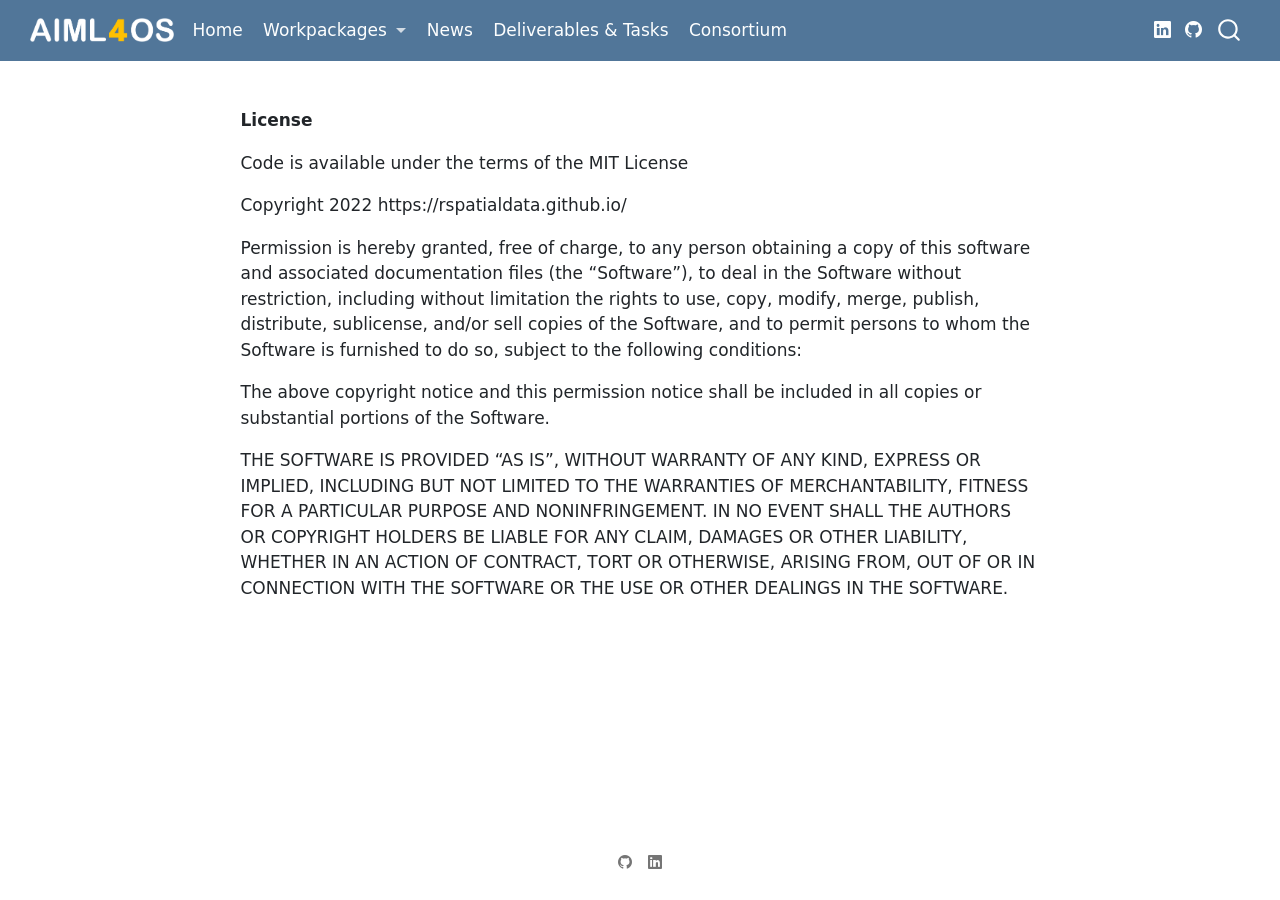
<file: docs/LICENSE.html>
<!DOCTYPE html>
<html xmlns="http://www.w3.org/1999/xhtml" lang="en" xml:lang="en"><head>

<meta charset="utf-8">
<meta name="generator" content="quarto-1.8.24">

<meta name="viewport" content="width=device-width, initial-scale=1.0, user-scalable=yes">


<title>license – AIML4OS</title>
<style>
code{white-space: pre-wrap;}
span.smallcaps{font-variant: small-caps;}
div.columns{display: flex; gap: min(4vw, 1.5em);}
div.column{flex: auto; overflow-x: auto;}
div.hanging-indent{margin-left: 1.5em; text-indent: -1.5em;}
ul.task-list{list-style: none;}
ul.task-list li input[type="checkbox"] {
  width: 0.8em;
  margin: 0 0.8em 0.2em -1em; /* quarto-specific, see https://github.com/quarto-dev/quarto-cli/issues/4556 */ 
  vertical-align: middle;
}
</style>


<script src="site_libs/quarto-nav/quarto-nav.js"></script>
<script src="site_libs/quarto-nav/headroom.min.js"></script>
<script src="site_libs/clipboard/clipboard.min.js"></script>
<script src="site_libs/quarto-search/autocomplete.umd.js"></script>
<script src="site_libs/quarto-search/fuse.min.js"></script>
<script src="site_libs/quarto-search/quarto-search.js"></script>
<meta name="quarto:offset" content="./">
<script src="site_libs/quarto-html/quarto.js" type="module"></script>
<script src="site_libs/quarto-html/tabsets/tabsets.js" type="module"></script>
<script src="site_libs/quarto-html/axe/axe-check.js" type="module"></script>
<script src="site_libs/quarto-html/popper.min.js"></script>
<script src="site_libs/quarto-html/tippy.umd.min.js"></script>
<script src="site_libs/quarto-html/anchor.min.js"></script>
<link href="site_libs/quarto-html/tippy.css" rel="stylesheet">
<link href="site_libs/quarto-html/quarto-syntax-highlighting-dc55a5b9e770e841cd82e46aadbfb9b0.css" rel="stylesheet" id="quarto-text-highlighting-styles">
<script src="site_libs/bootstrap/bootstrap.min.js"></script>
<link href="site_libs/bootstrap/bootstrap-icons.css" rel="stylesheet">
<link href="site_libs/bootstrap/bootstrap-82bd6119df2bf4ab524fef438a105040.min.css" rel="stylesheet" append-hash="true" id="quarto-bootstrap" data-mode="light">
<script id="quarto-search-options" type="application/json">{
  "location": "navbar",
  "copy-button": false,
  "collapse-after": 3,
  "panel-placement": "end",
  "type": "overlay",
  "limit": 50,
  "keyboard-shortcut": [
    "f",
    "/",
    "s"
  ],
  "show-item-context": false,
  "language": {
    "search-no-results-text": "No results",
    "search-matching-documents-text": "matching documents",
    "search-copy-link-title": "Copy link to search",
    "search-hide-matches-text": "Hide additional matches",
    "search-more-match-text": "more match in this document",
    "search-more-matches-text": "more matches in this document",
    "search-clear-button-title": "Clear",
    "search-text-placeholder": "",
    "search-detached-cancel-button-title": "Cancel",
    "search-submit-button-title": "Submit",
    "search-label": "Search"
  }
}</script>


<link rel="stylesheet" href="styles.css">
</head>

<body class="nav-fixed fullcontent quarto-light">

<div id="quarto-search-results"></div>
  <header id="quarto-header" class="headroom fixed-top">
    <nav class="navbar navbar-expand-lg " data-bs-theme="dark">
      <div class="navbar-container container-fluid">
      <div class="navbar-brand-container mx-auto">
    <a href="./index.html" class="navbar-brand navbar-brand-logo">
    <img src="./images/aiml_logo.png" alt="" class="navbar-logo light-content">
    <img src="./images/aiml_logo.png" alt="" class="navbar-logo dark-content">
    </a>
  </div>
            <div id="quarto-search" class="" title="Search"></div>
          <button class="navbar-toggler" type="button" data-bs-toggle="collapse" data-bs-target="#navbarCollapse" aria-controls="navbarCollapse" role="menu" aria-expanded="false" aria-label="Toggle navigation" onclick="if (window.quartoToggleHeadroom) { window.quartoToggleHeadroom(); }">
  <span class="navbar-toggler-icon"></span>
</button>
          <div class="collapse navbar-collapse" id="navbarCollapse">
            <ul class="navbar-nav navbar-nav-scroll me-auto">
  <li class="nav-item">
    <a class="nav-link" href="./index.html"> 
<span class="menu-text">Home</span></a>
  </li>  
  <li class="nav-item dropdown ">
    <a class="nav-link dropdown-toggle" href="#" id="nav-menu-workpackages" role="link" data-bs-toggle="dropdown" aria-expanded="false">
 <span class="menu-text">Workpackages</span>
    </a>
    <ul class="dropdown-menu" aria-labelledby="nav-menu-workpackages">    
        <li>
    <a class="dropdown-item" href="./wp_landing_page.html">
 <span class="dropdown-text">Coordination</span></a>
  </li>  
        <li>
    <a class="dropdown-item" href="./wp_landing_page.html">
 <span class="dropdown-text">Communication</span></a>
  </li>  
        <li>
    <a class="dropdown-item" href="./wp_landing_page.html">
 <span class="dropdown-text">AI/ML Lab</span></a>
  </li>  
        <li>
    <a class="dropdown-item" href="./wp_landing_page.html">
 <span class="dropdown-text">Ecosystem Monitoring</span></a>
  </li>  
        <li>
    <a class="dropdown-item" href="./wp_landing_page.html">
 <span class="dropdown-text">Standards, Methodology, Implementation</span></a>
  </li>  
        <li>
    <a class="dropdown-item" href="./wp_landing_page.html">
 <span class="dropdown-text">Knowledge Repository</span></a>
  </li>  
        <li>
    <a class="dropdown-item" href="./wp_landing_page.html">
 <span class="dropdown-text">Earth Observation Data</span></a>
  </li>  
        <li>
    <a class="dropdown-item" href="./wp_landing_page.html">
 <span class="dropdown-text">Editing</span></a>
  </li>  
        <li>
    <a class="dropdown-item" href="./wp_landing_page.html">
 <span class="dropdown-text">Imputation</span></a>
  </li>  
        <li>
    <a class="dropdown-item" href="./wp_landing_page.html">
 <span class="dropdown-text">Text to Code</span></a>
  </li>  
        <li>
    <a class="dropdown-item" href="./wp_landing_page.html">
 <span class="dropdown-text">Supply Chain Networks</span></a>
  </li>  
        <li>
    <a class="dropdown-item" href="./wp_landing_page.html">
 <span class="dropdown-text">LLMs</span></a>
  </li>  
        <li>
    <a class="dropdown-item" href="./wp_landing_page.html">
 <span class="dropdown-text">Synthetic Data</span></a>
  </li>  
    </ul>
  </li>
  <li class="nav-item">
    <a class="nav-link" href="./news.html"> 
<span class="menu-text">News</span></a>
  </li>  
  <li class="nav-item">
    <a class="nav-link" href="./deliv_tasks.html"> 
<span class="menu-text">Deliverables &amp; Tasks</span></a>
  </li>  
  <li class="nav-item">
    <a class="nav-link" href="./consortium.html"> 
<span class="menu-text">Consortium</span></a>
  </li>  
</ul>
          </div> <!-- /navcollapse -->
            <div class="quarto-navbar-tools">
    <a href="https://www.linkedin.com/company/essnet-aiml4os" title="AIML4OS on LinkedIn" class="quarto-navigation-tool px-1" aria-label="AIML4OS on LinkedIn"><i class="bi bi-linkedin"></i></a>
    <a href="https://github.com/aiml4os" title="AIML4OS GitHub" class="quarto-navigation-tool px-1" aria-label="AIML4OS GitHub"><i class="bi bi-github"></i></a>
</div>
      </div> <!-- /container-fluid -->
    </nav>
</header>
<!-- content -->
<div id="quarto-content" class="quarto-container page-columns page-rows-contents page-layout-article page-navbar">
<!-- sidebar -->
<!-- margin-sidebar -->
    
<!-- main -->
<main class="content" id="quarto-document-content"><header id="title-block-header" class="quarto-title-block"></header>




<p><strong>License</strong></p>
<p>Code is available under the terms of the MIT License</p>
<p>Copyright 2022 https://rspatialdata.github.io/</p>
<p>Permission is hereby granted, free of charge, to any person obtaining a copy of this software and associated documentation files (the “Software”), to deal in the Software without restriction, including without limitation the rights to use, copy, modify, merge, publish, distribute, sublicense, and/or sell copies of the Software, and to permit persons to whom the Software is furnished to do so, subject to the following conditions:</p>
<p>The above copyright notice and this permission notice shall be included in all copies or substantial portions of the Software.</p>
<p>THE SOFTWARE IS PROVIDED “AS IS”, WITHOUT WARRANTY OF ANY KIND, EXPRESS OR IMPLIED, INCLUDING BUT NOT LIMITED TO THE WARRANTIES OF MERCHANTABILITY, FITNESS FOR A PARTICULAR PURPOSE AND NONINFRINGEMENT. IN NO EVENT SHALL THE AUTHORS OR COPYRIGHT HOLDERS BE LIABLE FOR ANY CLAIM, DAMAGES OR OTHER LIABILITY, WHETHER IN AN ACTION OF CONTRACT, TORT OR OTHERWISE, ARISING FROM, OUT OF OR IN CONNECTION WITH THE SOFTWARE OR THE USE OR OTHER DEALINGS IN THE SOFTWARE.</p>



</main> <!-- /main -->
<script id="quarto-html-after-body" type="application/javascript">
  window.document.addEventListener("DOMContentLoaded", function (event) {
    const icon = "";
    const anchorJS = new window.AnchorJS();
    anchorJS.options = {
      placement: 'right',
      icon: icon
    };
    anchorJS.add('.anchored');
    const isCodeAnnotation = (el) => {
      for (const clz of el.classList) {
        if (clz.startsWith('code-annotation-')) {                     
          return true;
        }
      }
      return false;
    }
    const onCopySuccess = function(e) {
      // button target
      const button = e.trigger;
      // don't keep focus
      button.blur();
      // flash "checked"
      button.classList.add('code-copy-button-checked');
      var currentTitle = button.getAttribute("title");
      button.setAttribute("title", "Copied!");
      let tooltip;
      if (window.bootstrap) {
        button.setAttribute("data-bs-toggle", "tooltip");
        button.setAttribute("data-bs-placement", "left");
        button.setAttribute("data-bs-title", "Copied!");
        tooltip = new bootstrap.Tooltip(button, 
          { trigger: "manual", 
            customClass: "code-copy-button-tooltip",
            offset: [0, -8]});
        tooltip.show();    
      }
      setTimeout(function() {
        if (tooltip) {
          tooltip.hide();
          button.removeAttribute("data-bs-title");
          button.removeAttribute("data-bs-toggle");
          button.removeAttribute("data-bs-placement");
        }
        button.setAttribute("title", currentTitle);
        button.classList.remove('code-copy-button-checked');
      }, 1000);
      // clear code selection
      e.clearSelection();
    }
    const getTextToCopy = function(trigger) {
      const outerScaffold = trigger.parentElement.cloneNode(true);
      const codeEl = outerScaffold.querySelector('code');
      for (const childEl of codeEl.children) {
        if (isCodeAnnotation(childEl)) {
          childEl.remove();
        }
      }
      return codeEl.innerText;
    }
    const clipboard = new window.ClipboardJS('.code-copy-button:not([data-in-quarto-modal])', {
      text: getTextToCopy
    });
    clipboard.on('success', onCopySuccess);
    if (window.document.getElementById('quarto-embedded-source-code-modal')) {
      const clipboardModal = new window.ClipboardJS('.code-copy-button[data-in-quarto-modal]', {
        text: getTextToCopy,
        container: window.document.getElementById('quarto-embedded-source-code-modal')
      });
      clipboardModal.on('success', onCopySuccess);
    }
      var localhostRegex = new RegExp(/^(?:http|https):\/\/localhost\:?[0-9]*\//);
      var mailtoRegex = new RegExp(/^mailto:/);
        var filterRegex = new RegExp('/' + window.location.host + '/');
      var isInternal = (href) => {
          return filterRegex.test(href) || localhostRegex.test(href) || mailtoRegex.test(href);
      }
      // Inspect non-navigation links and adorn them if external
     var links = window.document.querySelectorAll('a[href]:not(.nav-link):not(.navbar-brand):not(.toc-action):not(.sidebar-link):not(.sidebar-item-toggle):not(.pagination-link):not(.no-external):not([aria-hidden]):not(.dropdown-item):not(.quarto-navigation-tool):not(.about-link)');
      for (var i=0; i<links.length; i++) {
        const link = links[i];
        if (!isInternal(link.href)) {
          // undo the damage that might have been done by quarto-nav.js in the case of
          // links that we want to consider external
          if (link.dataset.originalHref !== undefined) {
            link.href = link.dataset.originalHref;
          }
        }
      }
    function tippyHover(el, contentFn, onTriggerFn, onUntriggerFn) {
      const config = {
        allowHTML: true,
        maxWidth: 500,
        delay: 100,
        arrow: false,
        appendTo: function(el) {
            return el.parentElement;
        },
        interactive: true,
        interactiveBorder: 10,
        theme: 'quarto',
        placement: 'bottom-start',
      };
      if (contentFn) {
        config.content = contentFn;
      }
      if (onTriggerFn) {
        config.onTrigger = onTriggerFn;
      }
      if (onUntriggerFn) {
        config.onUntrigger = onUntriggerFn;
      }
      window.tippy(el, config); 
    }
    const noterefs = window.document.querySelectorAll('a[role="doc-noteref"]');
    for (var i=0; i<noterefs.length; i++) {
      const ref = noterefs[i];
      tippyHover(ref, function() {
        // use id or data attribute instead here
        let href = ref.getAttribute('data-footnote-href') || ref.getAttribute('href');
        try { href = new URL(href).hash; } catch {}
        const id = href.replace(/^#\/?/, "");
        const note = window.document.getElementById(id);
        if (note) {
          return note.innerHTML;
        } else {
          return "";
        }
      });
    }
    const xrefs = window.document.querySelectorAll('a.quarto-xref');
    const processXRef = (id, note) => {
      // Strip column container classes
      const stripColumnClz = (el) => {
        el.classList.remove("page-full", "page-columns");
        if (el.children) {
          for (const child of el.children) {
            stripColumnClz(child);
          }
        }
      }
      stripColumnClz(note)
      if (id === null || id.startsWith('sec-')) {
        // Special case sections, only their first couple elements
        const container = document.createElement("div");
        if (note.children && note.children.length > 2) {
          container.appendChild(note.children[0].cloneNode(true));
          for (let i = 1; i < note.children.length; i++) {
            const child = note.children[i];
            if (child.tagName === "P" && child.innerText === "") {
              continue;
            } else {
              container.appendChild(child.cloneNode(true));
              break;
            }
          }
          if (window.Quarto?.typesetMath) {
            window.Quarto.typesetMath(container);
          }
          return container.innerHTML
        } else {
          if (window.Quarto?.typesetMath) {
            window.Quarto.typesetMath(note);
          }
          return note.innerHTML;
        }
      } else {
        // Remove any anchor links if they are present
        const anchorLink = note.querySelector('a.anchorjs-link');
        if (anchorLink) {
          anchorLink.remove();
        }
        if (window.Quarto?.typesetMath) {
          window.Quarto.typesetMath(note);
        }
        if (note.classList.contains("callout")) {
          return note.outerHTML;
        } else {
          return note.innerHTML;
        }
      }
    }
    for (var i=0; i<xrefs.length; i++) {
      const xref = xrefs[i];
      tippyHover(xref, undefined, function(instance) {
        instance.disable();
        let url = xref.getAttribute('href');
        let hash = undefined; 
        if (url.startsWith('#')) {
          hash = url;
        } else {
          try { hash = new URL(url).hash; } catch {}
        }
        if (hash) {
          const id = hash.replace(/^#\/?/, "");
          const note = window.document.getElementById(id);
          if (note !== null) {
            try {
              const html = processXRef(id, note.cloneNode(true));
              instance.setContent(html);
            } finally {
              instance.enable();
              instance.show();
            }
          } else {
            // See if we can fetch this
            fetch(url.split('#')[0])
            .then(res => res.text())
            .then(html => {
              const parser = new DOMParser();
              const htmlDoc = parser.parseFromString(html, "text/html");
              const note = htmlDoc.getElementById(id);
              if (note !== null) {
                const html = processXRef(id, note);
                instance.setContent(html);
              } 
            }).finally(() => {
              instance.enable();
              instance.show();
            });
          }
        } else {
          // See if we can fetch a full url (with no hash to target)
          // This is a special case and we should probably do some content thinning / targeting
          fetch(url)
          .then(res => res.text())
          .then(html => {
            const parser = new DOMParser();
            const htmlDoc = parser.parseFromString(html, "text/html");
            const note = htmlDoc.querySelector('main.content');
            if (note !== null) {
              // This should only happen for chapter cross references
              // (since there is no id in the URL)
              // remove the first header
              if (note.children.length > 0 && note.children[0].tagName === "HEADER") {
                note.children[0].remove();
              }
              const html = processXRef(null, note);
              instance.setContent(html);
            } 
          }).finally(() => {
            instance.enable();
            instance.show();
          });
        }
      }, function(instance) {
      });
    }
        let selectedAnnoteEl;
        const selectorForAnnotation = ( cell, annotation) => {
          let cellAttr = 'data-code-cell="' + cell + '"';
          let lineAttr = 'data-code-annotation="' +  annotation + '"';
          const selector = 'span[' + cellAttr + '][' + lineAttr + ']';
          return selector;
        }
        const selectCodeLines = (annoteEl) => {
          const doc = window.document;
          const targetCell = annoteEl.getAttribute("data-target-cell");
          const targetAnnotation = annoteEl.getAttribute("data-target-annotation");
          const annoteSpan = window.document.querySelector(selectorForAnnotation(targetCell, targetAnnotation));
          const lines = annoteSpan.getAttribute("data-code-lines").split(",");
          const lineIds = lines.map((line) => {
            return targetCell + "-" + line;
          })
          let top = null;
          let height = null;
          let parent = null;
          if (lineIds.length > 0) {
              //compute the position of the single el (top and bottom and make a div)
              const el = window.document.getElementById(lineIds[0]);
              top = el.offsetTop;
              height = el.offsetHeight;
              parent = el.parentElement.parentElement;
            if (lineIds.length > 1) {
              const lastEl = window.document.getElementById(lineIds[lineIds.length - 1]);
              const bottom = lastEl.offsetTop + lastEl.offsetHeight;
              height = bottom - top;
            }
            if (top !== null && height !== null && parent !== null) {
              // cook up a div (if necessary) and position it 
              let div = window.document.getElementById("code-annotation-line-highlight");
              if (div === null) {
                div = window.document.createElement("div");
                div.setAttribute("id", "code-annotation-line-highlight");
                div.style.position = 'absolute';
                parent.appendChild(div);
              }
              div.style.top = top - 2 + "px";
              div.style.height = height + 4 + "px";
              div.style.left = 0;
              let gutterDiv = window.document.getElementById("code-annotation-line-highlight-gutter");
              if (gutterDiv === null) {
                gutterDiv = window.document.createElement("div");
                gutterDiv.setAttribute("id", "code-annotation-line-highlight-gutter");
                gutterDiv.style.position = 'absolute';
                const codeCell = window.document.getElementById(targetCell);
                const gutter = codeCell.querySelector('.code-annotation-gutter');
                gutter.appendChild(gutterDiv);
              }
              gutterDiv.style.top = top - 2 + "px";
              gutterDiv.style.height = height + 4 + "px";
            }
            selectedAnnoteEl = annoteEl;
          }
        };
        const unselectCodeLines = () => {
          const elementsIds = ["code-annotation-line-highlight", "code-annotation-line-highlight-gutter"];
          elementsIds.forEach((elId) => {
            const div = window.document.getElementById(elId);
            if (div) {
              div.remove();
            }
          });
          selectedAnnoteEl = undefined;
        };
          // Handle positioning of the toggle
      window.addEventListener(
        "resize",
        throttle(() => {
          elRect = undefined;
          if (selectedAnnoteEl) {
            selectCodeLines(selectedAnnoteEl);
          }
        }, 10)
      );
      function throttle(fn, ms) {
      let throttle = false;
      let timer;
        return (...args) => {
          if(!throttle) { // first call gets through
              fn.apply(this, args);
              throttle = true;
          } else { // all the others get throttled
              if(timer) clearTimeout(timer); // cancel #2
              timer = setTimeout(() => {
                fn.apply(this, args);
                timer = throttle = false;
              }, ms);
          }
        };
      }
        // Attach click handler to the DT
        const annoteDls = window.document.querySelectorAll('dt[data-target-cell]');
        for (const annoteDlNode of annoteDls) {
          annoteDlNode.addEventListener('click', (event) => {
            const clickedEl = event.target;
            if (clickedEl !== selectedAnnoteEl) {
              unselectCodeLines();
              const activeEl = window.document.querySelector('dt[data-target-cell].code-annotation-active');
              if (activeEl) {
                activeEl.classList.remove('code-annotation-active');
              }
              selectCodeLines(clickedEl);
              clickedEl.classList.add('code-annotation-active');
            } else {
              // Unselect the line
              unselectCodeLines();
              clickedEl.classList.remove('code-annotation-active');
            }
          });
        }
    const findCites = (el) => {
      const parentEl = el.parentElement;
      if (parentEl) {
        const cites = parentEl.dataset.cites;
        if (cites) {
          return {
            el,
            cites: cites.split(' ')
          };
        } else {
          return findCites(el.parentElement)
        }
      } else {
        return undefined;
      }
    };
    var bibliorefs = window.document.querySelectorAll('a[role="doc-biblioref"]');
    for (var i=0; i<bibliorefs.length; i++) {
      const ref = bibliorefs[i];
      const citeInfo = findCites(ref);
      if (citeInfo) {
        tippyHover(citeInfo.el, function() {
          var popup = window.document.createElement('div');
          citeInfo.cites.forEach(function(cite) {
            var citeDiv = window.document.createElement('div');
            citeDiv.classList.add('hanging-indent');
            citeDiv.classList.add('csl-entry');
            var biblioDiv = window.document.getElementById('ref-' + cite);
            if (biblioDiv) {
              citeDiv.innerHTML = biblioDiv.innerHTML;
            }
            popup.appendChild(citeDiv);
          });
          return popup.innerHTML;
        });
      }
    }
  });
  </script>
</div> <!-- /content -->
<footer class="footer">
  <div class="nav-footer">
    <div class="nav-footer-left">
      &nbsp;
    </div>   
    <div class="nav-footer-center">
      <ul class="footer-items list-unstyled">
    <li class="nav-item compact">
    <a class="nav-link" href="https://github.com/aiml4os">
      <i class="bi bi-github" role="img">
</i> 
    </a>
  </li>  
    <li class="nav-item compact">
    <a class="nav-link" href="https://www.linkedin.com/company/essnet-aiml4os">
      <i class="bi bi-linkedin" role="img">
</i> 
    </a>
  </li>  
</ul>
    </div>
    <div class="nav-footer-right">
      &nbsp;
    </div>
  </div>
</footer>




</body></html>
</file>
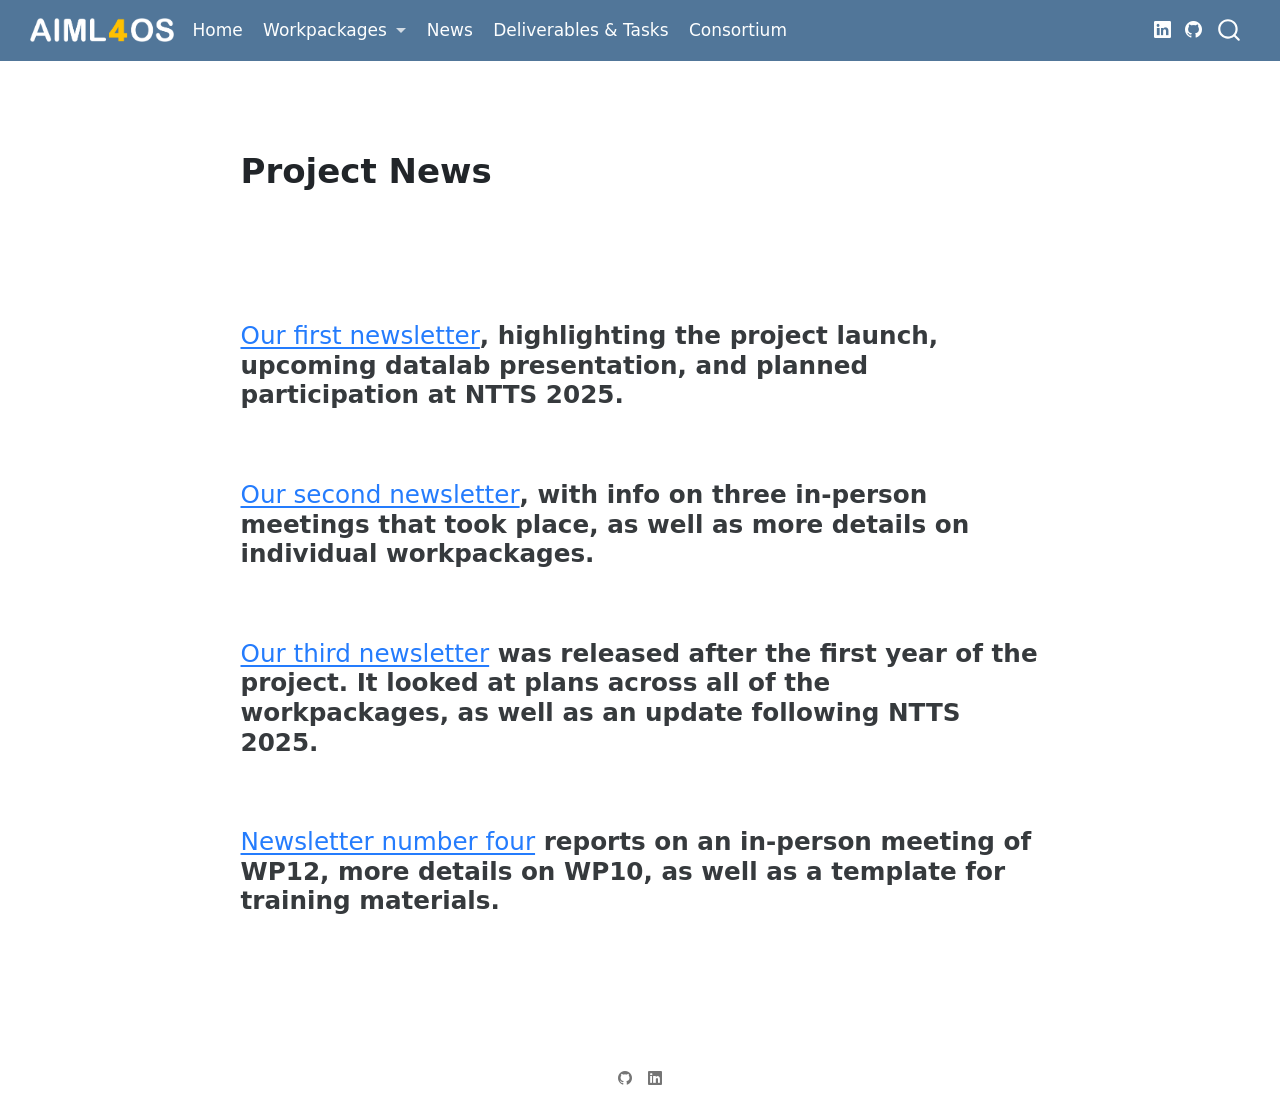
<file: docs/news.html>
<!DOCTYPE html>
<html xmlns="http://www.w3.org/1999/xhtml" lang="en" xml:lang="en"><head>

<meta charset="utf-8">
<meta name="generator" content="quarto-1.8.24">

<meta name="viewport" content="width=device-width, initial-scale=1.0, user-scalable=yes">


<title>Project News – AIML4OS</title>
<style>
code{white-space: pre-wrap;}
span.smallcaps{font-variant: small-caps;}
div.columns{display: flex; gap: min(4vw, 1.5em);}
div.column{flex: auto; overflow-x: auto;}
div.hanging-indent{margin-left: 1.5em; text-indent: -1.5em;}
ul.task-list{list-style: none;}
ul.task-list li input[type="checkbox"] {
  width: 0.8em;
  margin: 0 0.8em 0.2em -1em; /* quarto-specific, see https://github.com/quarto-dev/quarto-cli/issues/4556 */ 
  vertical-align: middle;
}
</style>


<script src="site_libs/quarto-nav/quarto-nav.js"></script>
<script src="site_libs/quarto-nav/headroom.min.js"></script>
<script src="site_libs/clipboard/clipboard.min.js"></script>
<script src="site_libs/quarto-search/autocomplete.umd.js"></script>
<script src="site_libs/quarto-search/fuse.min.js"></script>
<script src="site_libs/quarto-search/quarto-search.js"></script>
<meta name="quarto:offset" content="./">
<script src="site_libs/quarto-html/quarto.js" type="module"></script>
<script src="site_libs/quarto-html/tabsets/tabsets.js" type="module"></script>
<script src="site_libs/quarto-html/axe/axe-check.js" type="module"></script>
<script src="site_libs/quarto-html/popper.min.js"></script>
<script src="site_libs/quarto-html/tippy.umd.min.js"></script>
<script src="site_libs/quarto-html/anchor.min.js"></script>
<link href="site_libs/quarto-html/tippy.css" rel="stylesheet">
<link href="site_libs/quarto-html/quarto-syntax-highlighting-dc55a5b9e770e841cd82e46aadbfb9b0.css" rel="stylesheet" id="quarto-text-highlighting-styles">
<script src="site_libs/bootstrap/bootstrap.min.js"></script>
<link href="site_libs/bootstrap/bootstrap-icons.css" rel="stylesheet">
<link href="site_libs/bootstrap/bootstrap-82bd6119df2bf4ab524fef438a105040.min.css" rel="stylesheet" append-hash="true" id="quarto-bootstrap" data-mode="light">
<script id="quarto-search-options" type="application/json">{
  "location": "navbar",
  "copy-button": false,
  "collapse-after": 3,
  "panel-placement": "end",
  "type": "overlay",
  "limit": 50,
  "keyboard-shortcut": [
    "f",
    "/",
    "s"
  ],
  "show-item-context": false,
  "language": {
    "search-no-results-text": "No results",
    "search-matching-documents-text": "matching documents",
    "search-copy-link-title": "Copy link to search",
    "search-hide-matches-text": "Hide additional matches",
    "search-more-match-text": "more match in this document",
    "search-more-matches-text": "more matches in this document",
    "search-clear-button-title": "Clear",
    "search-text-placeholder": "",
    "search-detached-cancel-button-title": "Cancel",
    "search-submit-button-title": "Submit",
    "search-label": "Search"
  }
}</script>


<link rel="stylesheet" href="styles.css">
</head>

<body class="nav-fixed fullcontent quarto-light">

<div id="quarto-search-results"></div>
  <header id="quarto-header" class="headroom fixed-top">
    <nav class="navbar navbar-expand-lg " data-bs-theme="dark">
      <div class="navbar-container container-fluid">
      <div class="navbar-brand-container mx-auto">
    <a href="./index.html" class="navbar-brand navbar-brand-logo">
    <img src="./images/aiml_logo.png" alt="" class="navbar-logo light-content">
    <img src="./images/aiml_logo.png" alt="" class="navbar-logo dark-content">
    </a>
  </div>
            <div id="quarto-search" class="" title="Search"></div>
          <button class="navbar-toggler" type="button" data-bs-toggle="collapse" data-bs-target="#navbarCollapse" aria-controls="navbarCollapse" role="menu" aria-expanded="false" aria-label="Toggle navigation" onclick="if (window.quartoToggleHeadroom) { window.quartoToggleHeadroom(); }">
  <span class="navbar-toggler-icon"></span>
</button>
          <div class="collapse navbar-collapse" id="navbarCollapse">
            <ul class="navbar-nav navbar-nav-scroll me-auto">
  <li class="nav-item">
    <a class="nav-link" href="./index.html"> 
<span class="menu-text">Home</span></a>
  </li>  
  <li class="nav-item dropdown ">
    <a class="nav-link dropdown-toggle" href="#" id="nav-menu-workpackages" role="link" data-bs-toggle="dropdown" aria-expanded="false">
 <span class="menu-text">Workpackages</span>
    </a>
    <ul class="dropdown-menu" aria-labelledby="nav-menu-workpackages">    
        <li>
    <a class="dropdown-item" href="./wp_landing_page.html">
 <span class="dropdown-text">Coordination</span></a>
  </li>  
        <li>
    <a class="dropdown-item" href="./wp_landing_page.html">
 <span class="dropdown-text">Communication</span></a>
  </li>  
        <li>
    <a class="dropdown-item" href="./wp_landing_page.html">
 <span class="dropdown-text">AI/ML Lab</span></a>
  </li>  
        <li>
    <a class="dropdown-item" href="./wp_landing_page.html">
 <span class="dropdown-text">Ecosystem Monitoring</span></a>
  </li>  
        <li>
    <a class="dropdown-item" href="./wp_landing_page.html">
 <span class="dropdown-text">Standards, Methodology, Implementation</span></a>
  </li>  
        <li>
    <a class="dropdown-item" href="./wp_landing_page.html">
 <span class="dropdown-text">Knowledge Repository</span></a>
  </li>  
        <li>
    <a class="dropdown-item" href="./wp_landing_page.html">
 <span class="dropdown-text">Earth Observation Data</span></a>
  </li>  
        <li>
    <a class="dropdown-item" href="./wp_landing_page.html">
 <span class="dropdown-text">Editing</span></a>
  </li>  
        <li>
    <a class="dropdown-item" href="./wp_landing_page.html">
 <span class="dropdown-text">Imputation</span></a>
  </li>  
        <li>
    <a class="dropdown-item" href="./wp_landing_page.html">
 <span class="dropdown-text">Text to Code</span></a>
  </li>  
        <li>
    <a class="dropdown-item" href="./wp_landing_page.html">
 <span class="dropdown-text">Supply Chain Networks</span></a>
  </li>  
        <li>
    <a class="dropdown-item" href="./wp_landing_page.html">
 <span class="dropdown-text">LLMs</span></a>
  </li>  
        <li>
    <a class="dropdown-item" href="./wp_landing_page.html">
 <span class="dropdown-text">Synthetic Data</span></a>
  </li>  
    </ul>
  </li>
  <li class="nav-item">
    <a class="nav-link active" href="./news.html" aria-current="page"> 
<span class="menu-text">News</span></a>
  </li>  
  <li class="nav-item">
    <a class="nav-link" href="./deliv_tasks.html"> 
<span class="menu-text">Deliverables &amp; Tasks</span></a>
  </li>  
  <li class="nav-item">
    <a class="nav-link" href="./consortium.html"> 
<span class="menu-text">Consortium</span></a>
  </li>  
</ul>
          </div> <!-- /navcollapse -->
            <div class="quarto-navbar-tools">
    <a href="https://www.linkedin.com/company/essnet-aiml4os" title="AIML4OS on LinkedIn" class="quarto-navigation-tool px-1" aria-label="AIML4OS on LinkedIn"><i class="bi bi-linkedin"></i></a>
    <a href="https://github.com/aiml4os" title="AIML4OS GitHub" class="quarto-navigation-tool px-1" aria-label="AIML4OS GitHub"><i class="bi bi-github"></i></a>
</div>
      </div> <!-- /container-fluid -->
    </nav>
</header>
<!-- content -->
<div id="quarto-content" class="quarto-container page-columns page-rows-contents page-layout-article page-navbar">
<!-- sidebar -->
<!-- margin-sidebar -->
    
<!-- main -->
<main class="content" id="quarto-document-content">

<header id="title-block-header" class="quarto-title-block default">
<div class="quarto-title">
<h1 class="title">Project News</h1>
</div>



<div class="quarto-title-meta">

    
  
    
  </div>
  


</header>


<p><br></p>
<style>
.tight-headings {
  <!-- background-color: #e6f2ff; -->
  padding: 1em;
}

.tight-headings h3 {
  margin-top: 0 !important;
  margin-bottom: 0 !important;
  padding: 0 !important;
  <!-- outline: 1px dotted red; -->
}
</style>
<div class="tight-headings">
<section id="our-first-newsletter-highlighting-the-project-launch-upcoming-datalab-presentation-and-planned-participation-at-ntts-2025." class="level3">
<h3 class="anchored" data-anchor-id="our-first-newsletter-highlighting-the-project-launch-upcoming-datalab-presentation-and-planned-participation-at-ntts-2025."><a href="https://cros.ec.europa.eu/system/files/2025-03/1.NEWSLETTER%20AIML4OS.pdf">Our first newsletter</a>, highlighting the project launch, upcoming datalab presentation, and planned participation at NTTS 2025.</h3>
</section>
<section id="our-second-newsletter-with-info-on-three-in-person-meetings-that-took-place-as-well-as-more-details-on-individual-workpackages." class="level3">
<h3 class="anchored" data-anchor-id="our-second-newsletter-with-info-on-three-in-person-meetings-that-took-place-as-well-as-more-details-on-individual-workpackages."><a href="https://cros.ec.europa.eu/system/files/2024-12/2.NEWSLETTER%20AIML4OS.pdf">Our second newsletter</a>, with info on three in-person meetings that took place, as well as more details on individual workpackages.</h3>
</section>
<section id="our-third-newsletter-was-released-after-the-first-year-of-the-project.-it-looked-at-plans-across-all-of-the-workpackages-as-well-as-an-update-following-ntts-2025." class="level3">
<h3 class="anchored" data-anchor-id="our-third-newsletter-was-released-after-the-first-year-of-the-project.-it-looked-at-plans-across-all-of-the-workpackages-as-well-as-an-update-following-ntts-2025."><a href="https://cros.ec.europa.eu/system/files/2025-05/3.NEWSLETTER%20AIML4OS.pdf">Our third newsletter</a> was released after the first year of the project. It looked at plans across all of the workpackages, as well as an update following NTTS 2025.</h3>
</section>
<section id="newsletter-number-four-reports-on-an-in-person-meeting-of-wp12-more-details-on-wp10-as-well-as-a-template-for-training-materials." class="level3">
<h3 class="anchored" data-anchor-id="newsletter-number-four-reports-on-an-in-person-meeting-of-wp12-more-details-on-wp10-as-well-as-a-template-for-training-materials."><a href="https://cros.ec.europa.eu/system/files/2025-05/3.NEWSLETTER%20AIML4OS.pdf">Newsletter number four</a> reports on an in-person meeting of WP12, more details on WP10, as well as a template for training materials.</h3>
</section>
</div>
<p><br></p>



</main> <!-- /main -->
<script id="quarto-html-after-body" type="application/javascript">
  window.document.addEventListener("DOMContentLoaded", function (event) {
    const icon = "";
    const anchorJS = new window.AnchorJS();
    anchorJS.options = {
      placement: 'right',
      icon: icon
    };
    anchorJS.add('.anchored');
    const isCodeAnnotation = (el) => {
      for (const clz of el.classList) {
        if (clz.startsWith('code-annotation-')) {                     
          return true;
        }
      }
      return false;
    }
    const onCopySuccess = function(e) {
      // button target
      const button = e.trigger;
      // don't keep focus
      button.blur();
      // flash "checked"
      button.classList.add('code-copy-button-checked');
      var currentTitle = button.getAttribute("title");
      button.setAttribute("title", "Copied!");
      let tooltip;
      if (window.bootstrap) {
        button.setAttribute("data-bs-toggle", "tooltip");
        button.setAttribute("data-bs-placement", "left");
        button.setAttribute("data-bs-title", "Copied!");
        tooltip = new bootstrap.Tooltip(button, 
          { trigger: "manual", 
            customClass: "code-copy-button-tooltip",
            offset: [0, -8]});
        tooltip.show();    
      }
      setTimeout(function() {
        if (tooltip) {
          tooltip.hide();
          button.removeAttribute("data-bs-title");
          button.removeAttribute("data-bs-toggle");
          button.removeAttribute("data-bs-placement");
        }
        button.setAttribute("title", currentTitle);
        button.classList.remove('code-copy-button-checked');
      }, 1000);
      // clear code selection
      e.clearSelection();
    }
    const getTextToCopy = function(trigger) {
      const outerScaffold = trigger.parentElement.cloneNode(true);
      const codeEl = outerScaffold.querySelector('code');
      for (const childEl of codeEl.children) {
        if (isCodeAnnotation(childEl)) {
          childEl.remove();
        }
      }
      return codeEl.innerText;
    }
    const clipboard = new window.ClipboardJS('.code-copy-button:not([data-in-quarto-modal])', {
      text: getTextToCopy
    });
    clipboard.on('success', onCopySuccess);
    if (window.document.getElementById('quarto-embedded-source-code-modal')) {
      const clipboardModal = new window.ClipboardJS('.code-copy-button[data-in-quarto-modal]', {
        text: getTextToCopy,
        container: window.document.getElementById('quarto-embedded-source-code-modal')
      });
      clipboardModal.on('success', onCopySuccess);
    }
      var localhostRegex = new RegExp(/^(?:http|https):\/\/localhost\:?[0-9]*\//);
      var mailtoRegex = new RegExp(/^mailto:/);
        var filterRegex = new RegExp('/' + window.location.host + '/');
      var isInternal = (href) => {
          return filterRegex.test(href) || localhostRegex.test(href) || mailtoRegex.test(href);
      }
      // Inspect non-navigation links and adorn them if external
     var links = window.document.querySelectorAll('a[href]:not(.nav-link):not(.navbar-brand):not(.toc-action):not(.sidebar-link):not(.sidebar-item-toggle):not(.pagination-link):not(.no-external):not([aria-hidden]):not(.dropdown-item):not(.quarto-navigation-tool):not(.about-link)');
      for (var i=0; i<links.length; i++) {
        const link = links[i];
        if (!isInternal(link.href)) {
          // undo the damage that might have been done by quarto-nav.js in the case of
          // links that we want to consider external
          if (link.dataset.originalHref !== undefined) {
            link.href = link.dataset.originalHref;
          }
        }
      }
    function tippyHover(el, contentFn, onTriggerFn, onUntriggerFn) {
      const config = {
        allowHTML: true,
        maxWidth: 500,
        delay: 100,
        arrow: false,
        appendTo: function(el) {
            return el.parentElement;
        },
        interactive: true,
        interactiveBorder: 10,
        theme: 'quarto',
        placement: 'bottom-start',
      };
      if (contentFn) {
        config.content = contentFn;
      }
      if (onTriggerFn) {
        config.onTrigger = onTriggerFn;
      }
      if (onUntriggerFn) {
        config.onUntrigger = onUntriggerFn;
      }
      window.tippy(el, config); 
    }
    const noterefs = window.document.querySelectorAll('a[role="doc-noteref"]');
    for (var i=0; i<noterefs.length; i++) {
      const ref = noterefs[i];
      tippyHover(ref, function() {
        // use id or data attribute instead here
        let href = ref.getAttribute('data-footnote-href') || ref.getAttribute('href');
        try { href = new URL(href).hash; } catch {}
        const id = href.replace(/^#\/?/, "");
        const note = window.document.getElementById(id);
        if (note) {
          return note.innerHTML;
        } else {
          return "";
        }
      });
    }
    const xrefs = window.document.querySelectorAll('a.quarto-xref');
    const processXRef = (id, note) => {
      // Strip column container classes
      const stripColumnClz = (el) => {
        el.classList.remove("page-full", "page-columns");
        if (el.children) {
          for (const child of el.children) {
            stripColumnClz(child);
          }
        }
      }
      stripColumnClz(note)
      if (id === null || id.startsWith('sec-')) {
        // Special case sections, only their first couple elements
        const container = document.createElement("div");
        if (note.children && note.children.length > 2) {
          container.appendChild(note.children[0].cloneNode(true));
          for (let i = 1; i < note.children.length; i++) {
            const child = note.children[i];
            if (child.tagName === "P" && child.innerText === "") {
              continue;
            } else {
              container.appendChild(child.cloneNode(true));
              break;
            }
          }
          if (window.Quarto?.typesetMath) {
            window.Quarto.typesetMath(container);
          }
          return container.innerHTML
        } else {
          if (window.Quarto?.typesetMath) {
            window.Quarto.typesetMath(note);
          }
          return note.innerHTML;
        }
      } else {
        // Remove any anchor links if they are present
        const anchorLink = note.querySelector('a.anchorjs-link');
        if (anchorLink) {
          anchorLink.remove();
        }
        if (window.Quarto?.typesetMath) {
          window.Quarto.typesetMath(note);
        }
        if (note.classList.contains("callout")) {
          return note.outerHTML;
        } else {
          return note.innerHTML;
        }
      }
    }
    for (var i=0; i<xrefs.length; i++) {
      const xref = xrefs[i];
      tippyHover(xref, undefined, function(instance) {
        instance.disable();
        let url = xref.getAttribute('href');
        let hash = undefined; 
        if (url.startsWith('#')) {
          hash = url;
        } else {
          try { hash = new URL(url).hash; } catch {}
        }
        if (hash) {
          const id = hash.replace(/^#\/?/, "");
          const note = window.document.getElementById(id);
          if (note !== null) {
            try {
              const html = processXRef(id, note.cloneNode(true));
              instance.setContent(html);
            } finally {
              instance.enable();
              instance.show();
            }
          } else {
            // See if we can fetch this
            fetch(url.split('#')[0])
            .then(res => res.text())
            .then(html => {
              const parser = new DOMParser();
              const htmlDoc = parser.parseFromString(html, "text/html");
              const note = htmlDoc.getElementById(id);
              if (note !== null) {
                const html = processXRef(id, note);
                instance.setContent(html);
              } 
            }).finally(() => {
              instance.enable();
              instance.show();
            });
          }
        } else {
          // See if we can fetch a full url (with no hash to target)
          // This is a special case and we should probably do some content thinning / targeting
          fetch(url)
          .then(res => res.text())
          .then(html => {
            const parser = new DOMParser();
            const htmlDoc = parser.parseFromString(html, "text/html");
            const note = htmlDoc.querySelector('main.content');
            if (note !== null) {
              // This should only happen for chapter cross references
              // (since there is no id in the URL)
              // remove the first header
              if (note.children.length > 0 && note.children[0].tagName === "HEADER") {
                note.children[0].remove();
              }
              const html = processXRef(null, note);
              instance.setContent(html);
            } 
          }).finally(() => {
            instance.enable();
            instance.show();
          });
        }
      }, function(instance) {
      });
    }
        let selectedAnnoteEl;
        const selectorForAnnotation = ( cell, annotation) => {
          let cellAttr = 'data-code-cell="' + cell + '"';
          let lineAttr = 'data-code-annotation="' +  annotation + '"';
          const selector = 'span[' + cellAttr + '][' + lineAttr + ']';
          return selector;
        }
        const selectCodeLines = (annoteEl) => {
          const doc = window.document;
          const targetCell = annoteEl.getAttribute("data-target-cell");
          const targetAnnotation = annoteEl.getAttribute("data-target-annotation");
          const annoteSpan = window.document.querySelector(selectorForAnnotation(targetCell, targetAnnotation));
          const lines = annoteSpan.getAttribute("data-code-lines").split(",");
          const lineIds = lines.map((line) => {
            return targetCell + "-" + line;
          })
          let top = null;
          let height = null;
          let parent = null;
          if (lineIds.length > 0) {
              //compute the position of the single el (top and bottom and make a div)
              const el = window.document.getElementById(lineIds[0]);
              top = el.offsetTop;
              height = el.offsetHeight;
              parent = el.parentElement.parentElement;
            if (lineIds.length > 1) {
              const lastEl = window.document.getElementById(lineIds[lineIds.length - 1]);
              const bottom = lastEl.offsetTop + lastEl.offsetHeight;
              height = bottom - top;
            }
            if (top !== null && height !== null && parent !== null) {
              // cook up a div (if necessary) and position it 
              let div = window.document.getElementById("code-annotation-line-highlight");
              if (div === null) {
                div = window.document.createElement("div");
                div.setAttribute("id", "code-annotation-line-highlight");
                div.style.position = 'absolute';
                parent.appendChild(div);
              }
              div.style.top = top - 2 + "px";
              div.style.height = height + 4 + "px";
              div.style.left = 0;
              let gutterDiv = window.document.getElementById("code-annotation-line-highlight-gutter");
              if (gutterDiv === null) {
                gutterDiv = window.document.createElement("div");
                gutterDiv.setAttribute("id", "code-annotation-line-highlight-gutter");
                gutterDiv.style.position = 'absolute';
                const codeCell = window.document.getElementById(targetCell);
                const gutter = codeCell.querySelector('.code-annotation-gutter');
                gutter.appendChild(gutterDiv);
              }
              gutterDiv.style.top = top - 2 + "px";
              gutterDiv.style.height = height + 4 + "px";
            }
            selectedAnnoteEl = annoteEl;
          }
        };
        const unselectCodeLines = () => {
          const elementsIds = ["code-annotation-line-highlight", "code-annotation-line-highlight-gutter"];
          elementsIds.forEach((elId) => {
            const div = window.document.getElementById(elId);
            if (div) {
              div.remove();
            }
          });
          selectedAnnoteEl = undefined;
        };
          // Handle positioning of the toggle
      window.addEventListener(
        "resize",
        throttle(() => {
          elRect = undefined;
          if (selectedAnnoteEl) {
            selectCodeLines(selectedAnnoteEl);
          }
        }, 10)
      );
      function throttle(fn, ms) {
      let throttle = false;
      let timer;
        return (...args) => {
          if(!throttle) { // first call gets through
              fn.apply(this, args);
              throttle = true;
          } else { // all the others get throttled
              if(timer) clearTimeout(timer); // cancel #2
              timer = setTimeout(() => {
                fn.apply(this, args);
                timer = throttle = false;
              }, ms);
          }
        };
      }
        // Attach click handler to the DT
        const annoteDls = window.document.querySelectorAll('dt[data-target-cell]');
        for (const annoteDlNode of annoteDls) {
          annoteDlNode.addEventListener('click', (event) => {
            const clickedEl = event.target;
            if (clickedEl !== selectedAnnoteEl) {
              unselectCodeLines();
              const activeEl = window.document.querySelector('dt[data-target-cell].code-annotation-active');
              if (activeEl) {
                activeEl.classList.remove('code-annotation-active');
              }
              selectCodeLines(clickedEl);
              clickedEl.classList.add('code-annotation-active');
            } else {
              // Unselect the line
              unselectCodeLines();
              clickedEl.classList.remove('code-annotation-active');
            }
          });
        }
    const findCites = (el) => {
      const parentEl = el.parentElement;
      if (parentEl) {
        const cites = parentEl.dataset.cites;
        if (cites) {
          return {
            el,
            cites: cites.split(' ')
          };
        } else {
          return findCites(el.parentElement)
        }
      } else {
        return undefined;
      }
    };
    var bibliorefs = window.document.querySelectorAll('a[role="doc-biblioref"]');
    for (var i=0; i<bibliorefs.length; i++) {
      const ref = bibliorefs[i];
      const citeInfo = findCites(ref);
      if (citeInfo) {
        tippyHover(citeInfo.el, function() {
          var popup = window.document.createElement('div');
          citeInfo.cites.forEach(function(cite) {
            var citeDiv = window.document.createElement('div');
            citeDiv.classList.add('hanging-indent');
            citeDiv.classList.add('csl-entry');
            var biblioDiv = window.document.getElementById('ref-' + cite);
            if (biblioDiv) {
              citeDiv.innerHTML = biblioDiv.innerHTML;
            }
            popup.appendChild(citeDiv);
          });
          return popup.innerHTML;
        });
      }
    }
  });
  </script>
</div> <!-- /content -->
<footer class="footer">
  <div class="nav-footer">
    <div class="nav-footer-left">
      &nbsp;
    </div>   
    <div class="nav-footer-center">
      <ul class="footer-items list-unstyled">
    <li class="nav-item compact">
    <a class="nav-link" href="https://github.com/aiml4os">
      <i class="bi bi-github" role="img">
</i> 
    </a>
  </li>  
    <li class="nav-item compact">
    <a class="nav-link" href="https://www.linkedin.com/company/essnet-aiml4os">
      <i class="bi bi-linkedin" role="img">
</i> 
    </a>
  </li>  
</ul>
    </div>
    <div class="nav-footer-right">
      &nbsp;
    </div>
  </div>
</footer>




</body></html>
</file>
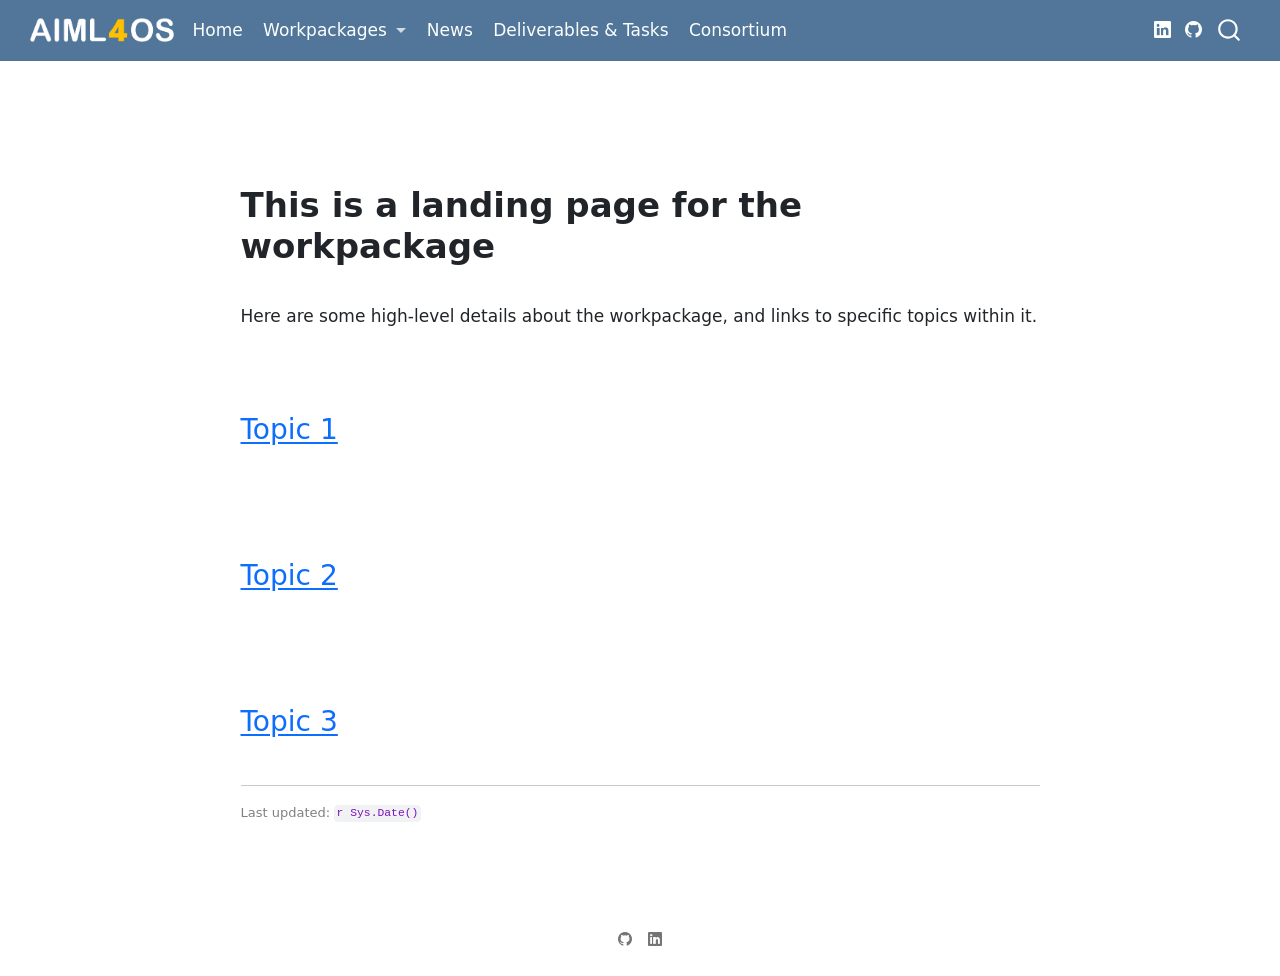
<file: docs/wp_landing_page.html>
<!DOCTYPE html>
<html xmlns="http://www.w3.org/1999/xhtml" lang="en" xml:lang="en"><head>

<meta charset="utf-8">
<meta name="generator" content="quarto-1.8.24">

<meta name="viewport" content="width=device-width, initial-scale=1.0, user-scalable=yes">


<title>Workpackage landing page – AIML4OS</title>
<style>
code{white-space: pre-wrap;}
span.smallcaps{font-variant: small-caps;}
div.columns{display: flex; gap: min(4vw, 1.5em);}
div.column{flex: auto; overflow-x: auto;}
div.hanging-indent{margin-left: 1.5em; text-indent: -1.5em;}
ul.task-list{list-style: none;}
ul.task-list li input[type="checkbox"] {
  width: 0.8em;
  margin: 0 0.8em 0.2em -1em; /* quarto-specific, see https://github.com/quarto-dev/quarto-cli/issues/4556 */ 
  vertical-align: middle;
}
</style>


<script src="site_libs/quarto-nav/quarto-nav.js"></script>
<script src="site_libs/quarto-nav/headroom.min.js"></script>
<script src="site_libs/clipboard/clipboard.min.js"></script>
<script src="site_libs/quarto-search/autocomplete.umd.js"></script>
<script src="site_libs/quarto-search/fuse.min.js"></script>
<script src="site_libs/quarto-search/quarto-search.js"></script>
<meta name="quarto:offset" content="./">
<script src="site_libs/quarto-html/quarto.js" type="module"></script>
<script src="site_libs/quarto-html/tabsets/tabsets.js" type="module"></script>
<script src="site_libs/quarto-html/axe/axe-check.js" type="module"></script>
<script src="site_libs/quarto-html/popper.min.js"></script>
<script src="site_libs/quarto-html/tippy.umd.min.js"></script>
<script src="site_libs/quarto-html/anchor.min.js"></script>
<link href="site_libs/quarto-html/tippy.css" rel="stylesheet">
<link href="site_libs/quarto-html/quarto-syntax-highlighting-dc55a5b9e770e841cd82e46aadbfb9b0.css" rel="stylesheet" id="quarto-text-highlighting-styles">
<script src="site_libs/bootstrap/bootstrap.min.js"></script>
<link href="site_libs/bootstrap/bootstrap-icons.css" rel="stylesheet">
<link href="site_libs/bootstrap/bootstrap-82bd6119df2bf4ab524fef438a105040.min.css" rel="stylesheet" append-hash="true" id="quarto-bootstrap" data-mode="light">
<script id="quarto-search-options" type="application/json">{
  "location": "navbar",
  "copy-button": false,
  "collapse-after": 3,
  "panel-placement": "end",
  "type": "overlay",
  "limit": 50,
  "keyboard-shortcut": [
    "f",
    "/",
    "s"
  ],
  "show-item-context": false,
  "language": {
    "search-no-results-text": "No results",
    "search-matching-documents-text": "matching documents",
    "search-copy-link-title": "Copy link to search",
    "search-hide-matches-text": "Hide additional matches",
    "search-more-match-text": "more match in this document",
    "search-more-matches-text": "more matches in this document",
    "search-clear-button-title": "Clear",
    "search-text-placeholder": "",
    "search-detached-cancel-button-title": "Cancel",
    "search-submit-button-title": "Submit",
    "search-label": "Search"
  }
}</script>


<link rel="stylesheet" href="styles.css">
</head>

<body class="nav-fixed fullcontent quarto-light">

<div id="quarto-search-results"></div>
  <header id="quarto-header" class="headroom fixed-top">
    <nav class="navbar navbar-expand-lg " data-bs-theme="dark">
      <div class="navbar-container container-fluid">
      <div class="navbar-brand-container mx-auto">
    <a href="./index.html" class="navbar-brand navbar-brand-logo">
    <img src="./images/aiml_logo.png" alt="" class="navbar-logo light-content">
    <img src="./images/aiml_logo.png" alt="" class="navbar-logo dark-content">
    </a>
  </div>
            <div id="quarto-search" class="" title="Search"></div>
          <button class="navbar-toggler" type="button" data-bs-toggle="collapse" data-bs-target="#navbarCollapse" aria-controls="navbarCollapse" role="menu" aria-expanded="false" aria-label="Toggle navigation" onclick="if (window.quartoToggleHeadroom) { window.quartoToggleHeadroom(); }">
  <span class="navbar-toggler-icon"></span>
</button>
          <div class="collapse navbar-collapse" id="navbarCollapse">
            <ul class="navbar-nav navbar-nav-scroll me-auto">
  <li class="nav-item">
    <a class="nav-link" href="./index.html"> 
<span class="menu-text">Home</span></a>
  </li>  
  <li class="nav-item dropdown ">
    <a class="nav-link dropdown-toggle" href="#" id="nav-menu-workpackages" role="link" data-bs-toggle="dropdown" aria-expanded="false">
 <span class="menu-text">Workpackages</span>
    </a>
    <ul class="dropdown-menu" aria-labelledby="nav-menu-workpackages">    
        <li>
    <a class="dropdown-item" href="./wp_landing_page.html">
 <span class="dropdown-text">Coordination</span></a>
  </li>  
        <li>
    <a class="dropdown-item" href="./wp_landing_page.html">
 <span class="dropdown-text">Communication</span></a>
  </li>  
        <li>
    <a class="dropdown-item" href="./wp_landing_page.html">
 <span class="dropdown-text">AI/ML Lab</span></a>
  </li>  
        <li>
    <a class="dropdown-item" href="./wp_landing_page.html">
 <span class="dropdown-text">Ecosystem Monitoring</span></a>
  </li>  
        <li>
    <a class="dropdown-item" href="./wp_landing_page.html">
 <span class="dropdown-text">Standards, Methodology, Implementation</span></a>
  </li>  
        <li>
    <a class="dropdown-item" href="./wp_landing_page.html">
 <span class="dropdown-text">Knowledge Repository</span></a>
  </li>  
        <li>
    <a class="dropdown-item" href="./wp_landing_page.html">
 <span class="dropdown-text">Earth Observation Data</span></a>
  </li>  
        <li>
    <a class="dropdown-item" href="./wp_landing_page.html">
 <span class="dropdown-text">Editing</span></a>
  </li>  
        <li>
    <a class="dropdown-item" href="./wp_landing_page.html">
 <span class="dropdown-text">Imputation</span></a>
  </li>  
        <li>
    <a class="dropdown-item" href="./wp_landing_page.html">
 <span class="dropdown-text">Text to Code</span></a>
  </li>  
        <li>
    <a class="dropdown-item" href="./wp_landing_page.html">
 <span class="dropdown-text">Supply Chain Networks</span></a>
  </li>  
        <li>
    <a class="dropdown-item" href="./wp_landing_page.html">
 <span class="dropdown-text">LLMs</span></a>
  </li>  
        <li>
    <a class="dropdown-item" href="./wp_landing_page.html">
 <span class="dropdown-text">Synthetic Data</span></a>
  </li>  
    </ul>
  </li>
  <li class="nav-item">
    <a class="nav-link" href="./news.html"> 
<span class="menu-text">News</span></a>
  </li>  
  <li class="nav-item">
    <a class="nav-link" href="./deliv_tasks.html"> 
<span class="menu-text">Deliverables &amp; Tasks</span></a>
  </li>  
  <li class="nav-item">
    <a class="nav-link" href="./consortium.html"> 
<span class="menu-text">Consortium</span></a>
  </li>  
</ul>
          </div> <!-- /navcollapse -->
            <div class="quarto-navbar-tools">
    <a href="https://www.linkedin.com/company/essnet-aiml4os" title="AIML4OS on LinkedIn" class="quarto-navigation-tool px-1" aria-label="AIML4OS on LinkedIn"><i class="bi bi-linkedin"></i></a>
    <a href="https://github.com/aiml4os" title="AIML4OS GitHub" class="quarto-navigation-tool px-1" aria-label="AIML4OS GitHub"><i class="bi bi-github"></i></a>
</div>
      </div> <!-- /container-fluid -->
    </nav>
</header>
<!-- content -->
<div id="quarto-content" class="quarto-container page-columns page-rows-contents page-layout-article page-navbar">
<!-- sidebar -->
<!-- margin-sidebar -->
    
<!-- main -->
<main class="content" id="quarto-document-content"><header id="title-block-header" class="quarto-title-block"></header>




<section id="this-is-a-landing-page-for-the-workpackage" class="level1">
<h1>This is a landing page for the workpackage</h1>
<p>Here are some high-level details about the workpackage, and links to specific topics within it.</p>
<section id="topic-1" class="level2">
<h2 class="anchored" data-anchor-id="topic-1"><a href="./generic_topic_1.html">Topic 1</a></h2>
</section>
<section id="topic-2" class="level2">
<h2 class="anchored" data-anchor-id="topic-2"><a href="./generic_topic_2.html">Topic 2</a></h2>
</section>
<section id="topic-3" class="level2">
<h2 class="anchored" data-anchor-id="topic-3"><a href="./generic_topic_3.html">Topic 3</a></h2>
<hr>
<p style="color:grey; font-size: 13px;">
Last updated: <code>r Sys.Date()</code>
</p>


</section>
</section>

</main> <!-- /main -->
<script id="quarto-html-after-body" type="application/javascript">
  window.document.addEventListener("DOMContentLoaded", function (event) {
    const icon = "";
    const anchorJS = new window.AnchorJS();
    anchorJS.options = {
      placement: 'right',
      icon: icon
    };
    anchorJS.add('.anchored');
    const isCodeAnnotation = (el) => {
      for (const clz of el.classList) {
        if (clz.startsWith('code-annotation-')) {                     
          return true;
        }
      }
      return false;
    }
    const onCopySuccess = function(e) {
      // button target
      const button = e.trigger;
      // don't keep focus
      button.blur();
      // flash "checked"
      button.classList.add('code-copy-button-checked');
      var currentTitle = button.getAttribute("title");
      button.setAttribute("title", "Copied!");
      let tooltip;
      if (window.bootstrap) {
        button.setAttribute("data-bs-toggle", "tooltip");
        button.setAttribute("data-bs-placement", "left");
        button.setAttribute("data-bs-title", "Copied!");
        tooltip = new bootstrap.Tooltip(button, 
          { trigger: "manual", 
            customClass: "code-copy-button-tooltip",
            offset: [0, -8]});
        tooltip.show();    
      }
      setTimeout(function() {
        if (tooltip) {
          tooltip.hide();
          button.removeAttribute("data-bs-title");
          button.removeAttribute("data-bs-toggle");
          button.removeAttribute("data-bs-placement");
        }
        button.setAttribute("title", currentTitle);
        button.classList.remove('code-copy-button-checked');
      }, 1000);
      // clear code selection
      e.clearSelection();
    }
    const getTextToCopy = function(trigger) {
      const outerScaffold = trigger.parentElement.cloneNode(true);
      const codeEl = outerScaffold.querySelector('code');
      for (const childEl of codeEl.children) {
        if (isCodeAnnotation(childEl)) {
          childEl.remove();
        }
      }
      return codeEl.innerText;
    }
    const clipboard = new window.ClipboardJS('.code-copy-button:not([data-in-quarto-modal])', {
      text: getTextToCopy
    });
    clipboard.on('success', onCopySuccess);
    if (window.document.getElementById('quarto-embedded-source-code-modal')) {
      const clipboardModal = new window.ClipboardJS('.code-copy-button[data-in-quarto-modal]', {
        text: getTextToCopy,
        container: window.document.getElementById('quarto-embedded-source-code-modal')
      });
      clipboardModal.on('success', onCopySuccess);
    }
      var localhostRegex = new RegExp(/^(?:http|https):\/\/localhost\:?[0-9]*\//);
      var mailtoRegex = new RegExp(/^mailto:/);
        var filterRegex = new RegExp('/' + window.location.host + '/');
      var isInternal = (href) => {
          return filterRegex.test(href) || localhostRegex.test(href) || mailtoRegex.test(href);
      }
      // Inspect non-navigation links and adorn them if external
     var links = window.document.querySelectorAll('a[href]:not(.nav-link):not(.navbar-brand):not(.toc-action):not(.sidebar-link):not(.sidebar-item-toggle):not(.pagination-link):not(.no-external):not([aria-hidden]):not(.dropdown-item):not(.quarto-navigation-tool):not(.about-link)');
      for (var i=0; i<links.length; i++) {
        const link = links[i];
        if (!isInternal(link.href)) {
          // undo the damage that might have been done by quarto-nav.js in the case of
          // links that we want to consider external
          if (link.dataset.originalHref !== undefined) {
            link.href = link.dataset.originalHref;
          }
        }
      }
    function tippyHover(el, contentFn, onTriggerFn, onUntriggerFn) {
      const config = {
        allowHTML: true,
        maxWidth: 500,
        delay: 100,
        arrow: false,
        appendTo: function(el) {
            return el.parentElement;
        },
        interactive: true,
        interactiveBorder: 10,
        theme: 'quarto',
        placement: 'bottom-start',
      };
      if (contentFn) {
        config.content = contentFn;
      }
      if (onTriggerFn) {
        config.onTrigger = onTriggerFn;
      }
      if (onUntriggerFn) {
        config.onUntrigger = onUntriggerFn;
      }
      window.tippy(el, config); 
    }
    const noterefs = window.document.querySelectorAll('a[role="doc-noteref"]');
    for (var i=0; i<noterefs.length; i++) {
      const ref = noterefs[i];
      tippyHover(ref, function() {
        // use id or data attribute instead here
        let href = ref.getAttribute('data-footnote-href') || ref.getAttribute('href');
        try { href = new URL(href).hash; } catch {}
        const id = href.replace(/^#\/?/, "");
        const note = window.document.getElementById(id);
        if (note) {
          return note.innerHTML;
        } else {
          return "";
        }
      });
    }
    const xrefs = window.document.querySelectorAll('a.quarto-xref');
    const processXRef = (id, note) => {
      // Strip column container classes
      const stripColumnClz = (el) => {
        el.classList.remove("page-full", "page-columns");
        if (el.children) {
          for (const child of el.children) {
            stripColumnClz(child);
          }
        }
      }
      stripColumnClz(note)
      if (id === null || id.startsWith('sec-')) {
        // Special case sections, only their first couple elements
        const container = document.createElement("div");
        if (note.children && note.children.length > 2) {
          container.appendChild(note.children[0].cloneNode(true));
          for (let i = 1; i < note.children.length; i++) {
            const child = note.children[i];
            if (child.tagName === "P" && child.innerText === "") {
              continue;
            } else {
              container.appendChild(child.cloneNode(true));
              break;
            }
          }
          if (window.Quarto?.typesetMath) {
            window.Quarto.typesetMath(container);
          }
          return container.innerHTML
        } else {
          if (window.Quarto?.typesetMath) {
            window.Quarto.typesetMath(note);
          }
          return note.innerHTML;
        }
      } else {
        // Remove any anchor links if they are present
        const anchorLink = note.querySelector('a.anchorjs-link');
        if (anchorLink) {
          anchorLink.remove();
        }
        if (window.Quarto?.typesetMath) {
          window.Quarto.typesetMath(note);
        }
        if (note.classList.contains("callout")) {
          return note.outerHTML;
        } else {
          return note.innerHTML;
        }
      }
    }
    for (var i=0; i<xrefs.length; i++) {
      const xref = xrefs[i];
      tippyHover(xref, undefined, function(instance) {
        instance.disable();
        let url = xref.getAttribute('href');
        let hash = undefined; 
        if (url.startsWith('#')) {
          hash = url;
        } else {
          try { hash = new URL(url).hash; } catch {}
        }
        if (hash) {
          const id = hash.replace(/^#\/?/, "");
          const note = window.document.getElementById(id);
          if (note !== null) {
            try {
              const html = processXRef(id, note.cloneNode(true));
              instance.setContent(html);
            } finally {
              instance.enable();
              instance.show();
            }
          } else {
            // See if we can fetch this
            fetch(url.split('#')[0])
            .then(res => res.text())
            .then(html => {
              const parser = new DOMParser();
              const htmlDoc = parser.parseFromString(html, "text/html");
              const note = htmlDoc.getElementById(id);
              if (note !== null) {
                const html = processXRef(id, note);
                instance.setContent(html);
              } 
            }).finally(() => {
              instance.enable();
              instance.show();
            });
          }
        } else {
          // See if we can fetch a full url (with no hash to target)
          // This is a special case and we should probably do some content thinning / targeting
          fetch(url)
          .then(res => res.text())
          .then(html => {
            const parser = new DOMParser();
            const htmlDoc = parser.parseFromString(html, "text/html");
            const note = htmlDoc.querySelector('main.content');
            if (note !== null) {
              // This should only happen for chapter cross references
              // (since there is no id in the URL)
              // remove the first header
              if (note.children.length > 0 && note.children[0].tagName === "HEADER") {
                note.children[0].remove();
              }
              const html = processXRef(null, note);
              instance.setContent(html);
            } 
          }).finally(() => {
            instance.enable();
            instance.show();
          });
        }
      }, function(instance) {
      });
    }
        let selectedAnnoteEl;
        const selectorForAnnotation = ( cell, annotation) => {
          let cellAttr = 'data-code-cell="' + cell + '"';
          let lineAttr = 'data-code-annotation="' +  annotation + '"';
          const selector = 'span[' + cellAttr + '][' + lineAttr + ']';
          return selector;
        }
        const selectCodeLines = (annoteEl) => {
          const doc = window.document;
          const targetCell = annoteEl.getAttribute("data-target-cell");
          const targetAnnotation = annoteEl.getAttribute("data-target-annotation");
          const annoteSpan = window.document.querySelector(selectorForAnnotation(targetCell, targetAnnotation));
          const lines = annoteSpan.getAttribute("data-code-lines").split(",");
          const lineIds = lines.map((line) => {
            return targetCell + "-" + line;
          })
          let top = null;
          let height = null;
          let parent = null;
          if (lineIds.length > 0) {
              //compute the position of the single el (top and bottom and make a div)
              const el = window.document.getElementById(lineIds[0]);
              top = el.offsetTop;
              height = el.offsetHeight;
              parent = el.parentElement.parentElement;
            if (lineIds.length > 1) {
              const lastEl = window.document.getElementById(lineIds[lineIds.length - 1]);
              const bottom = lastEl.offsetTop + lastEl.offsetHeight;
              height = bottom - top;
            }
            if (top !== null && height !== null && parent !== null) {
              // cook up a div (if necessary) and position it 
              let div = window.document.getElementById("code-annotation-line-highlight");
              if (div === null) {
                div = window.document.createElement("div");
                div.setAttribute("id", "code-annotation-line-highlight");
                div.style.position = 'absolute';
                parent.appendChild(div);
              }
              div.style.top = top - 2 + "px";
              div.style.height = height + 4 + "px";
              div.style.left = 0;
              let gutterDiv = window.document.getElementById("code-annotation-line-highlight-gutter");
              if (gutterDiv === null) {
                gutterDiv = window.document.createElement("div");
                gutterDiv.setAttribute("id", "code-annotation-line-highlight-gutter");
                gutterDiv.style.position = 'absolute';
                const codeCell = window.document.getElementById(targetCell);
                const gutter = codeCell.querySelector('.code-annotation-gutter');
                gutter.appendChild(gutterDiv);
              }
              gutterDiv.style.top = top - 2 + "px";
              gutterDiv.style.height = height + 4 + "px";
            }
            selectedAnnoteEl = annoteEl;
          }
        };
        const unselectCodeLines = () => {
          const elementsIds = ["code-annotation-line-highlight", "code-annotation-line-highlight-gutter"];
          elementsIds.forEach((elId) => {
            const div = window.document.getElementById(elId);
            if (div) {
              div.remove();
            }
          });
          selectedAnnoteEl = undefined;
        };
          // Handle positioning of the toggle
      window.addEventListener(
        "resize",
        throttle(() => {
          elRect = undefined;
          if (selectedAnnoteEl) {
            selectCodeLines(selectedAnnoteEl);
          }
        }, 10)
      );
      function throttle(fn, ms) {
      let throttle = false;
      let timer;
        return (...args) => {
          if(!throttle) { // first call gets through
              fn.apply(this, args);
              throttle = true;
          } else { // all the others get throttled
              if(timer) clearTimeout(timer); // cancel #2
              timer = setTimeout(() => {
                fn.apply(this, args);
                timer = throttle = false;
              }, ms);
          }
        };
      }
        // Attach click handler to the DT
        const annoteDls = window.document.querySelectorAll('dt[data-target-cell]');
        for (const annoteDlNode of annoteDls) {
          annoteDlNode.addEventListener('click', (event) => {
            const clickedEl = event.target;
            if (clickedEl !== selectedAnnoteEl) {
              unselectCodeLines();
              const activeEl = window.document.querySelector('dt[data-target-cell].code-annotation-active');
              if (activeEl) {
                activeEl.classList.remove('code-annotation-active');
              }
              selectCodeLines(clickedEl);
              clickedEl.classList.add('code-annotation-active');
            } else {
              // Unselect the line
              unselectCodeLines();
              clickedEl.classList.remove('code-annotation-active');
            }
          });
        }
    const findCites = (el) => {
      const parentEl = el.parentElement;
      if (parentEl) {
        const cites = parentEl.dataset.cites;
        if (cites) {
          return {
            el,
            cites: cites.split(' ')
          };
        } else {
          return findCites(el.parentElement)
        }
      } else {
        return undefined;
      }
    };
    var bibliorefs = window.document.querySelectorAll('a[role="doc-biblioref"]');
    for (var i=0; i<bibliorefs.length; i++) {
      const ref = bibliorefs[i];
      const citeInfo = findCites(ref);
      if (citeInfo) {
        tippyHover(citeInfo.el, function() {
          var popup = window.document.createElement('div');
          citeInfo.cites.forEach(function(cite) {
            var citeDiv = window.document.createElement('div');
            citeDiv.classList.add('hanging-indent');
            citeDiv.classList.add('csl-entry');
            var biblioDiv = window.document.getElementById('ref-' + cite);
            if (biblioDiv) {
              citeDiv.innerHTML = biblioDiv.innerHTML;
            }
            popup.appendChild(citeDiv);
          });
          return popup.innerHTML;
        });
      }
    }
  });
  </script>
</div> <!-- /content -->
<footer class="footer">
  <div class="nav-footer">
    <div class="nav-footer-left">
      &nbsp;
    </div>   
    <div class="nav-footer-center">
      <ul class="footer-items list-unstyled">
    <li class="nav-item compact">
    <a class="nav-link" href="https://github.com/aiml4os">
      <i class="bi bi-github" role="img">
</i> 
    </a>
  </li>  
    <li class="nav-item compact">
    <a class="nav-link" href="https://www.linkedin.com/company/essnet-aiml4os">
      <i class="bi bi-linkedin" role="img">
</i> 
    </a>
  </li>  
</ul>
    </div>
    <div class="nav-footer-right">
      &nbsp;
    </div>
  </div>
</footer>




</body></html>
</file>
<file: docs/site_libs/quarto-html/tippy.css>
.tippy-box[data-animation=fade][data-state=hidden]{opacity:0}[data-tippy-root]{max-width:calc(100vw - 10px)}.tippy-box{position:relative;background-color:#333;color:#fff;border-radius:4px;font-size:14px;line-height:1.4;white-space:normal;outline:0;transition-property:transform,visibility,opacity}.tippy-box[data-placement^=top]>.tippy-arrow{bottom:0}.tippy-box[data-placement^=top]>.tippy-arrow:before{bottom:-7px;left:0;border-width:8px 8px 0;border-top-color:initial;transform-origin:center top}.tippy-box[data-placement^=bottom]>.tippy-arrow{top:0}.tippy-box[data-placement^=bottom]>.tippy-arrow:before{top:-7px;left:0;border-width:0 8px 8px;border-bottom-color:initial;transform-origin:center bottom}.tippy-box[data-placement^=left]>.tippy-arrow{right:0}.tippy-box[data-placement^=left]>.tippy-arrow:before{border-width:8px 0 8px 8px;border-left-color:initial;right:-7px;transform-origin:center left}.tippy-box[data-placement^=right]>.tippy-arrow{left:0}.tippy-box[data-placement^=right]>.tippy-arrow:before{left:-7px;border-width:8px 8px 8px 0;border-right-color:initial;transform-origin:center right}.tippy-box[data-inertia][data-state=visible]{transition-timing-function:cubic-bezier(.54,1.5,.38,1.11)}.tippy-arrow{width:16px;height:16px;color:#333}.tippy-arrow:before{content:"";position:absolute;border-color:transparent;border-style:solid}.tippy-content{position:relative;padding:5px 9px;z-index:1}
</file>
<file: docs/site_libs/quarto-html/quarto-syntax-highlighting-dc55a5b9e770e841cd82e46aadbfb9b0.css>
/* quarto syntax highlight colors */
:root {
  --quarto-hl-ot-color: #003B4F;
  --quarto-hl-at-color: #657422;
  --quarto-hl-ss-color: #20794D;
  --quarto-hl-an-color: #5E5E5E;
  --quarto-hl-fu-color: #4758AB;
  --quarto-hl-st-color: #20794D;
  --quarto-hl-cf-color: #003B4F;
  --quarto-hl-op-color: #5E5E5E;
  --quarto-hl-er-color: #AD0000;
  --quarto-hl-bn-color: #AD0000;
  --quarto-hl-al-color: #AD0000;
  --quarto-hl-va-color: #111111;
  --quarto-hl-bu-color: inherit;
  --quarto-hl-ex-color: inherit;
  --quarto-hl-pp-color: #AD0000;
  --quarto-hl-in-color: #5E5E5E;
  --quarto-hl-vs-color: #20794D;
  --quarto-hl-wa-color: #5E5E5E;
  --quarto-hl-do-color: #5E5E5E;
  --quarto-hl-im-color: #00769E;
  --quarto-hl-ch-color: #20794D;
  --quarto-hl-dt-color: #AD0000;
  --quarto-hl-fl-color: #AD0000;
  --quarto-hl-co-color: #5E5E5E;
  --quarto-hl-cv-color: #5E5E5E;
  --quarto-hl-cn-color: #8f5902;
  --quarto-hl-sc-color: #5E5E5E;
  --quarto-hl-dv-color: #AD0000;
  --quarto-hl-kw-color: #003B4F;
}

/* other quarto variables */
:root {
  --quarto-font-monospace: SFMono-Regular, Menlo, Monaco, Consolas, "Liberation Mono", "Courier New", monospace;
}

/* syntax highlight based on Pandoc's rules */
pre > code.sourceCode > span {
  color: #003B4F;
}

code.sourceCode > span {
  color: #003B4F;
}

div.sourceCode,
div.sourceCode pre.sourceCode {
  color: #003B4F;
}

/* Normal */
code span {
  color: #003B4F;
}

/* Alert */
code span.al {
  color: #AD0000;
  font-style: inherit;
}

/* Annotation */
code span.an {
  color: #5E5E5E;
  font-style: inherit;
}

/* Attribute */
code span.at {
  color: #657422;
  font-style: inherit;
}

/* BaseN */
code span.bn {
  color: #AD0000;
  font-style: inherit;
}

/* BuiltIn */
code span.bu {
  font-style: inherit;
}

/* ControlFlow */
code span.cf {
  color: #003B4F;
  font-weight: bold;
  font-style: inherit;
}

/* Char */
code span.ch {
  color: #20794D;
  font-style: inherit;
}

/* Constant */
code span.cn {
  color: #8f5902;
  font-style: inherit;
}

/* Comment */
code span.co {
  color: #5E5E5E;
  font-style: inherit;
}

/* CommentVar */
code span.cv {
  color: #5E5E5E;
  font-style: italic;
}

/* Documentation */
code span.do {
  color: #5E5E5E;
  font-style: italic;
}

/* DataType */
code span.dt {
  color: #AD0000;
  font-style: inherit;
}

/* DecVal */
code span.dv {
  color: #AD0000;
  font-style: inherit;
}

/* Error */
code span.er {
  color: #AD0000;
  font-style: inherit;
}

/* Extension */
code span.ex {
  font-style: inherit;
}

/* Float */
code span.fl {
  color: #AD0000;
  font-style: inherit;
}

/* Function */
code span.fu {
  color: #4758AB;
  font-style: inherit;
}

/* Import */
code span.im {
  color: #00769E;
  font-style: inherit;
}

/* Information */
code span.in {
  color: #5E5E5E;
  font-style: inherit;
}

/* Keyword */
code span.kw {
  color: #003B4F;
  font-weight: bold;
  font-style: inherit;
}

/* Operator */
code span.op {
  color: #5E5E5E;
  font-style: inherit;
}

/* Other */
code span.ot {
  color: #003B4F;
  font-style: inherit;
}

/* Preprocessor */
code span.pp {
  color: #AD0000;
  font-style: inherit;
}

/* SpecialChar */
code span.sc {
  color: #5E5E5E;
  font-style: inherit;
}

/* SpecialString */
code span.ss {
  color: #20794D;
  font-style: inherit;
}

/* String */
code span.st {
  color: #20794D;
  font-style: inherit;
}

/* Variable */
code span.va {
  color: #111111;
  font-style: inherit;
}

/* VerbatimString */
code span.vs {
  color: #20794D;
  font-style: inherit;
}

/* Warning */
code span.wa {
  color: #5E5E5E;
  font-style: italic;
}

.prevent-inlining {
  content: "</";
}

/*# sourceMappingURL=21f0b8dca5c347bd0a806dc2ce2adfe3.css.map */
</file>
<file: docs/styles.css>
h1, .h1 {
    border-top: 60px solid transparent;
    border-bottom: 20px solid transparent;
}

h2, .h2, h3, .h3 {
    border-top: 50px solid transparent;
    border-bottom: 20px solid transparent;
}

h4, .h4 {
    border-top: 20px solid transparent;
    border-bottom: 10px solid transparent;
}

.title.toc-ignore {
  border-bottom: 0px solid transparent;
}

.contributors .col-md-3 {
  padding: 30px;
  text-align: center;
  font-size: 20px;
}

.contributors .col-md-3 img{
  width: 150px;
  height: 150px;
  display: block;
  margin-bottom: 2em;
  margin-left: auto;
  margin-right: auto;
}


.icon-grid {
  display: grid !important;
  /*grid-template-columns: repeat(auto-fit, minmax(120px, 1fr)) !important;*/
  grid-template-columns: repeat(5, 1fr) !important;
  gap: 10px !important;
  justify-items: center !important;
  align-items: center !important;
  /*max-width: 100%;*/
  /*margin: 0 auto;*/
}

.icon-grid a img {
  width: 90%;
  max-width: 150px;
  height: auto;
  display: block;
  transition: transform .25s ease;
}

.icon-grid a img:hover {
  transform:scale(1.1);
}

/*.icon-grid a {
  display: block;
}*/

/*.icon-grid img {
  width: 90%;
  max-width: 120px;
  aspect-ratio: 1 / 1;
  object-fit: cover;
  transition:transform .25s ease;
  display: block;
  margin-bottom: 2em;
}

.icon-grid img hover {
  transform:scale(1.1);
}

.icon-grid .row {
  display: flex;
  flex-wrap: wrap;
  gap: 10px;
  padding-left: 10px;
  padding-right: 10px;
}

.icon-grid .col-sm-2 img:hover {
  transform:scale(1.1);
}

.icon-grid .col-sm-2 img {
  height: 90%;
  width: 90%;
  transition:transform .25s ease;
  display: block;
  margin-bottom: 2em;
}*/
</file>
